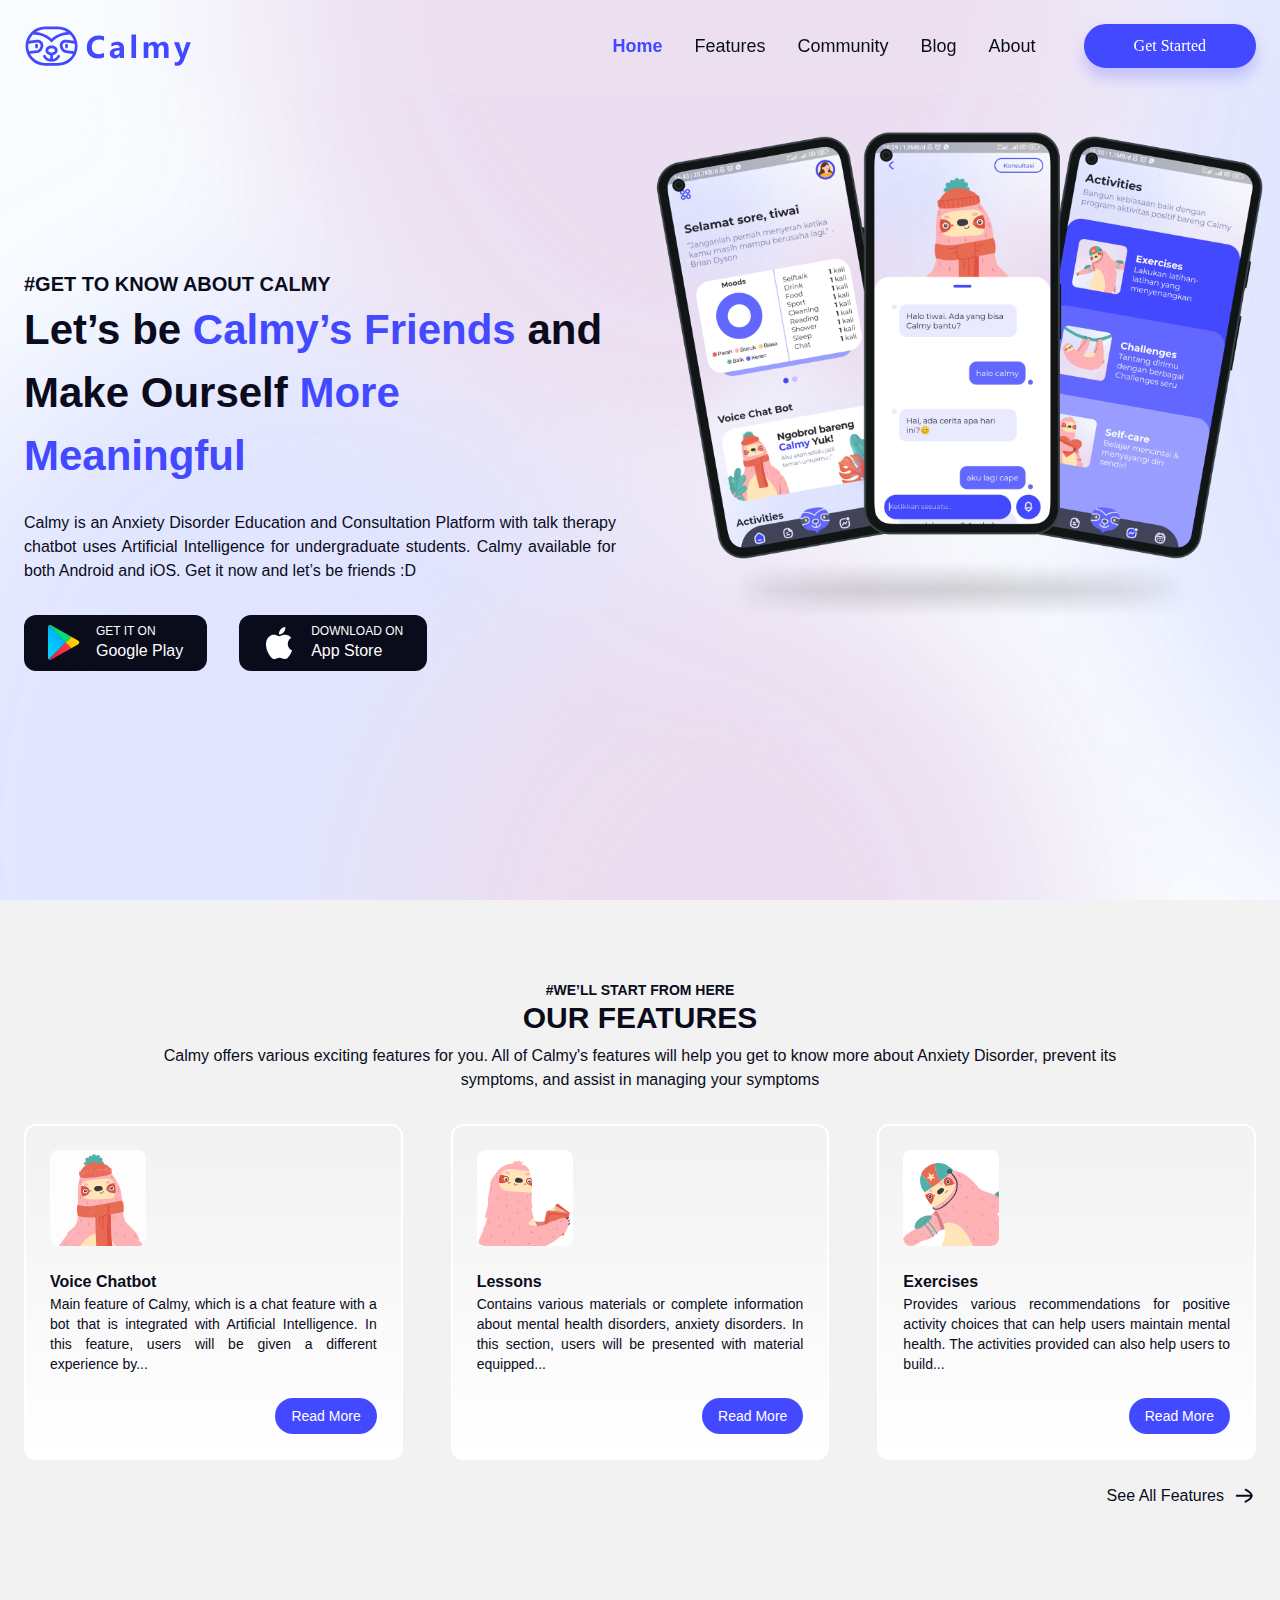
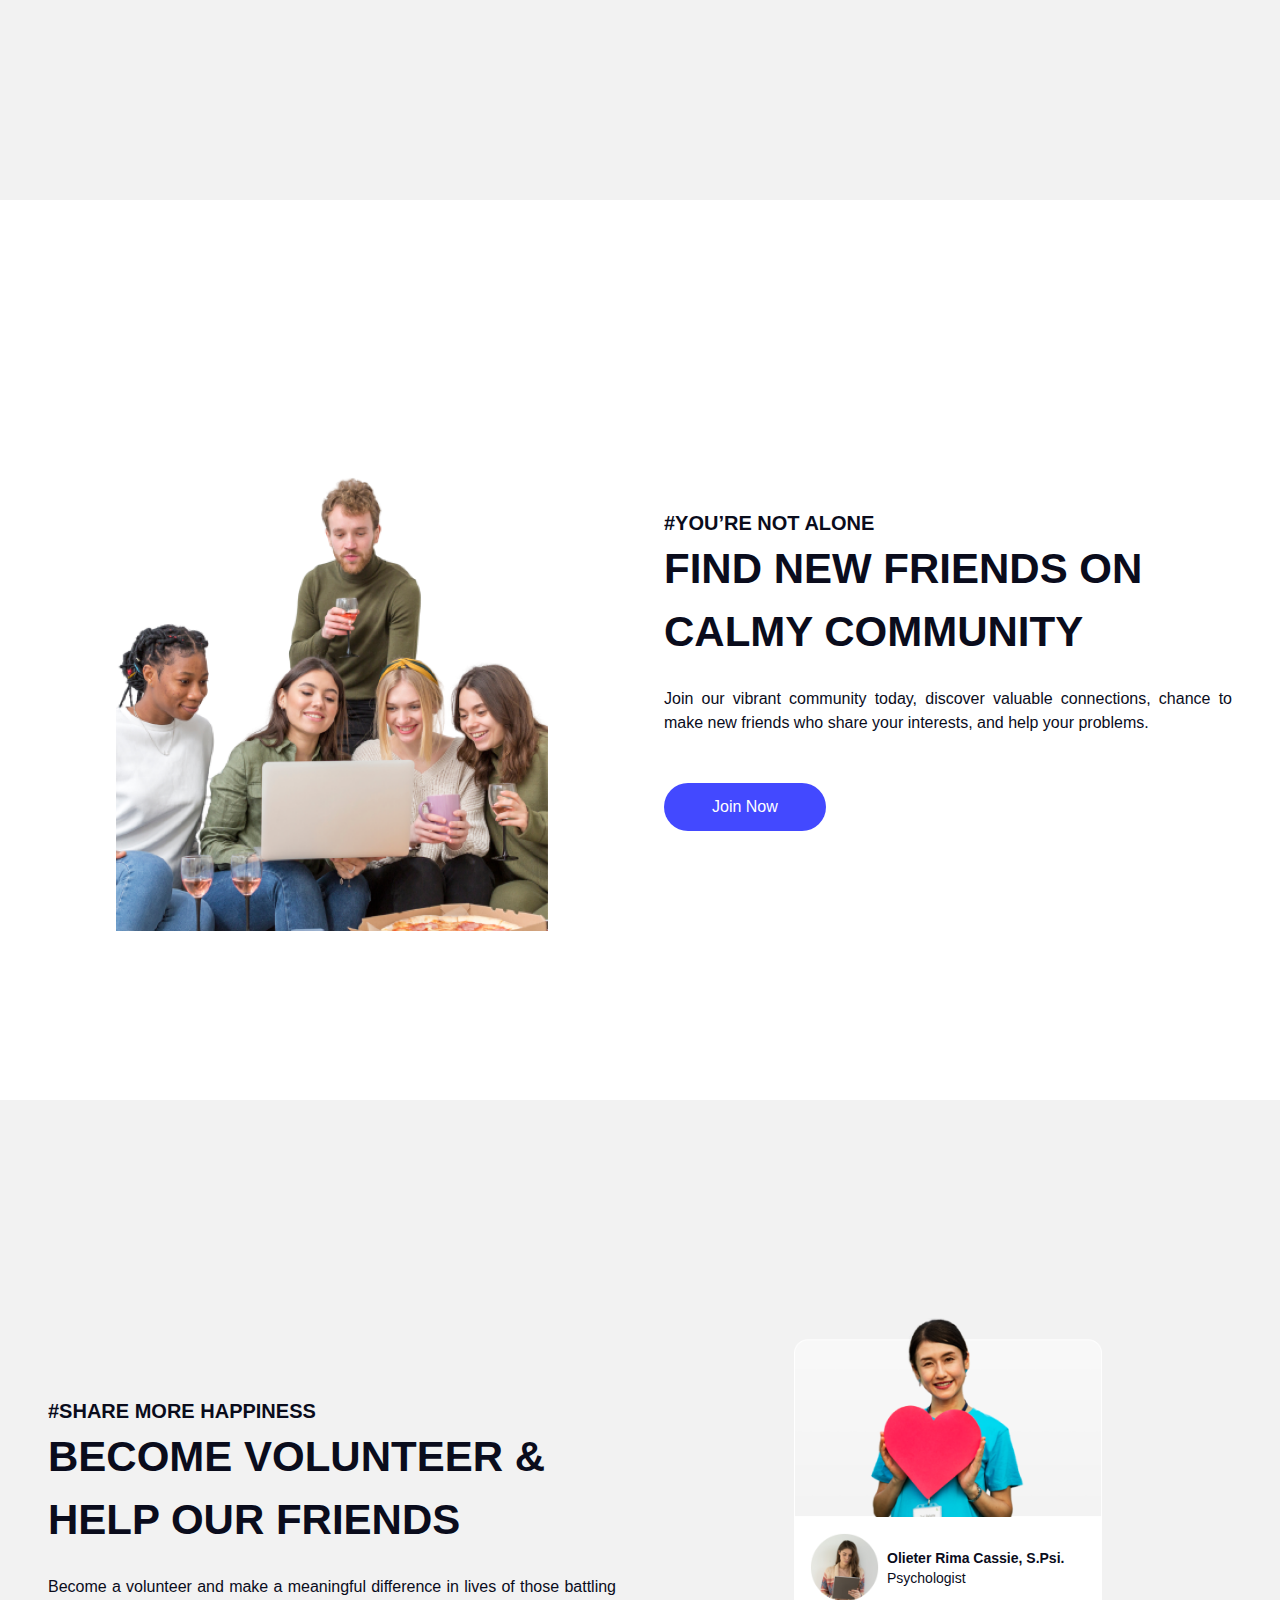
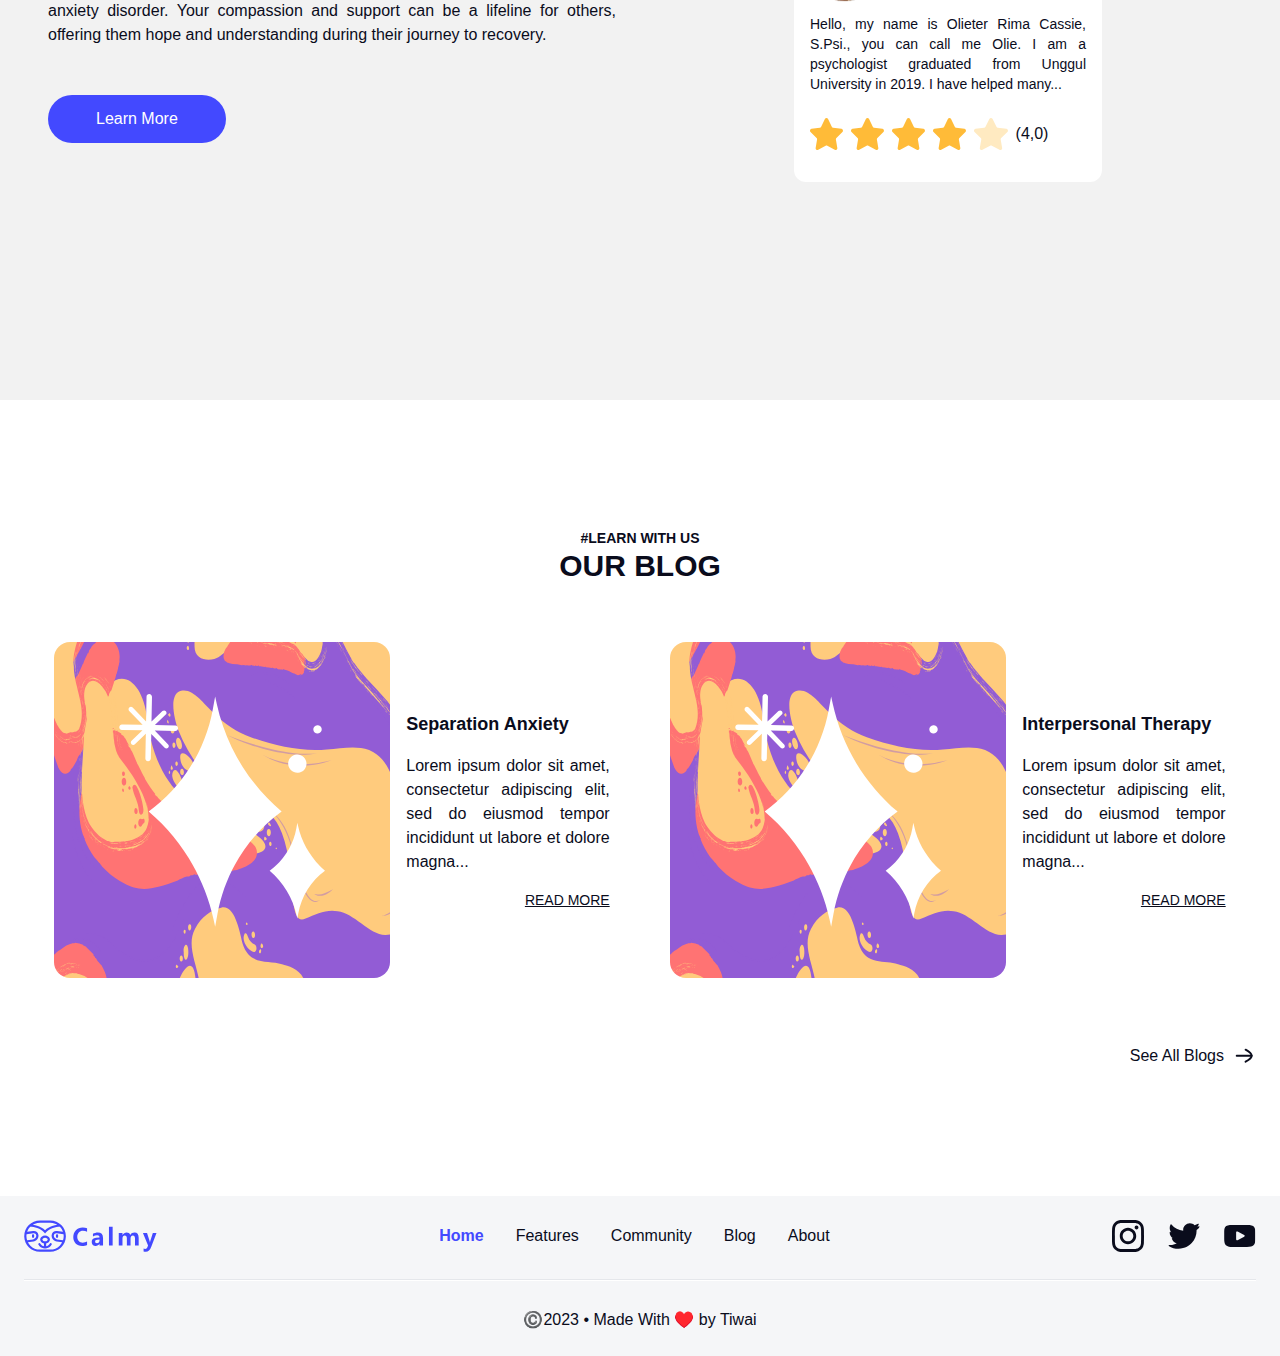
<file: index.html>
<!DOCTYPE html>
<html lang="en">
  <head>
    <meta http-equiv="refresh" content="0; url=public/index.html" />
  </head>
  <body>
    <p>
      If you are not redirected in five seconds,
      <a href="pages/public/index.html">click here</a>.
    </p>
  </body>
</html>
</file>
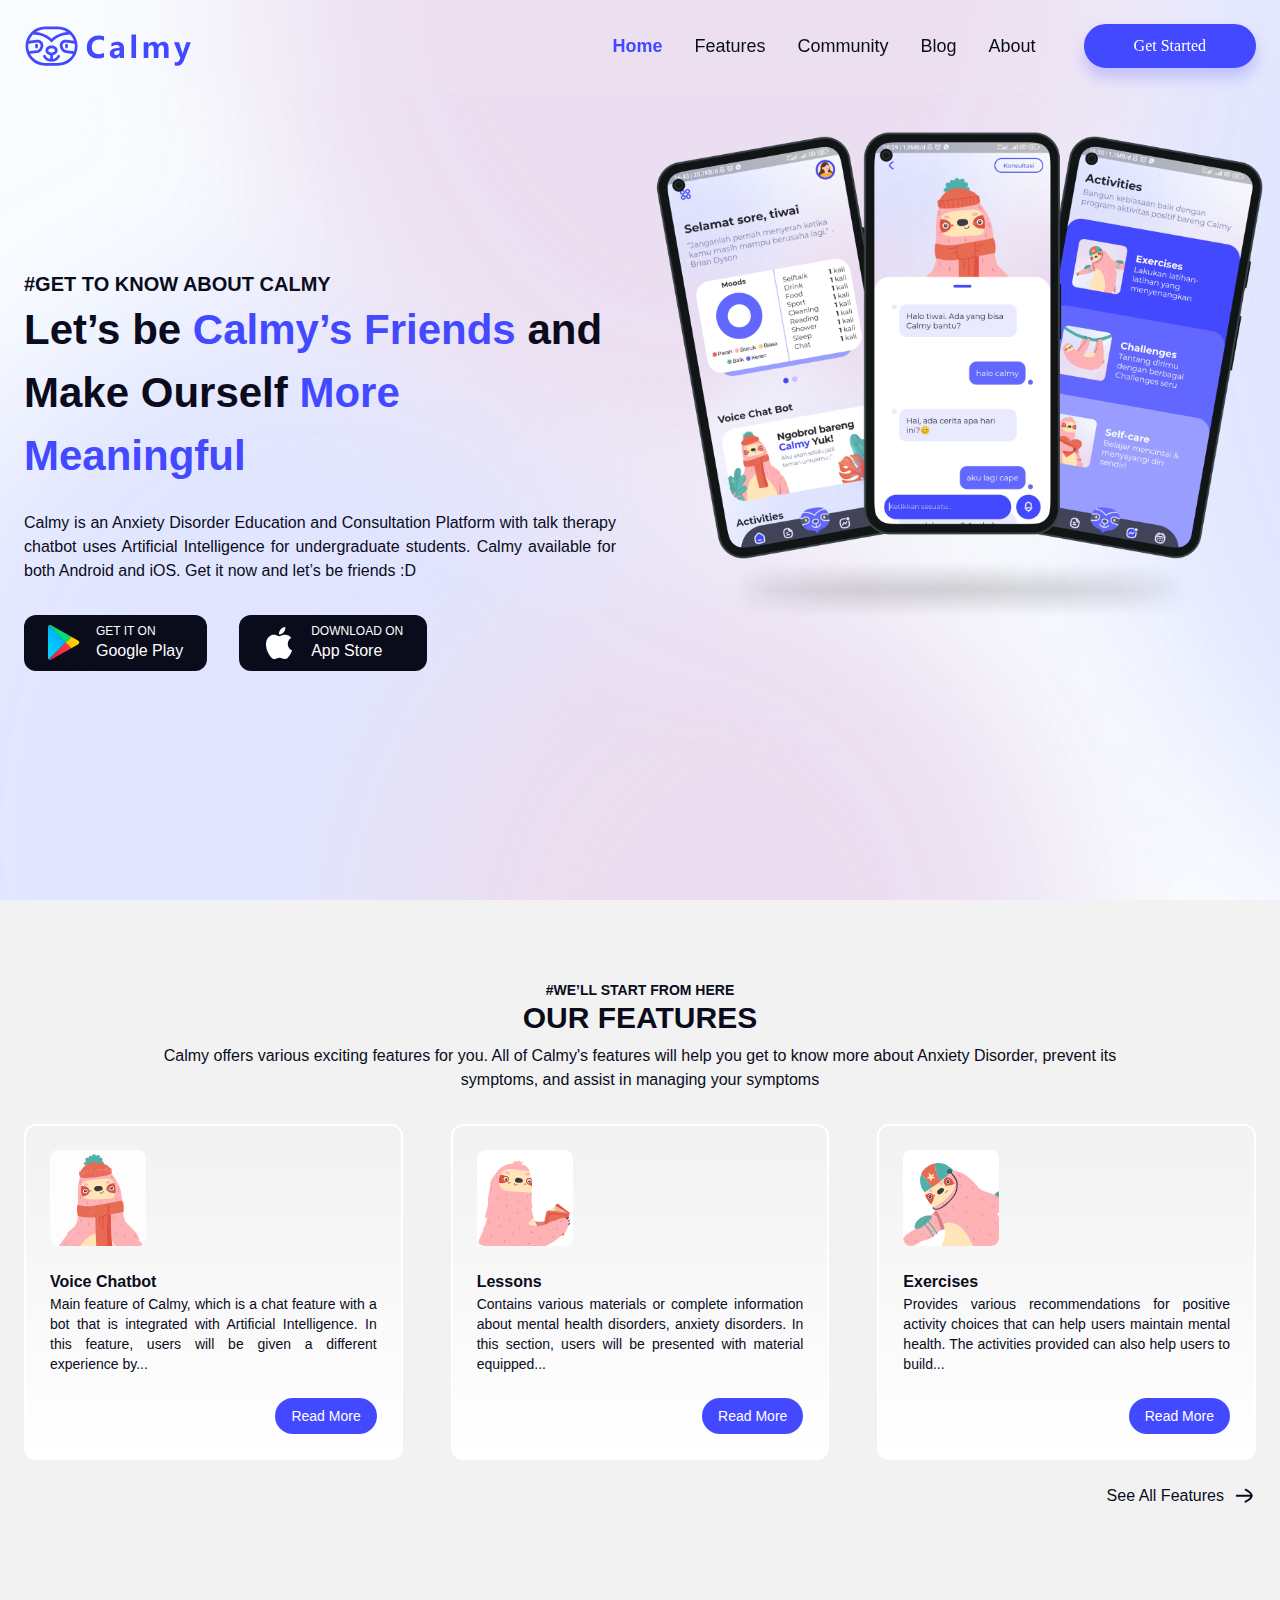
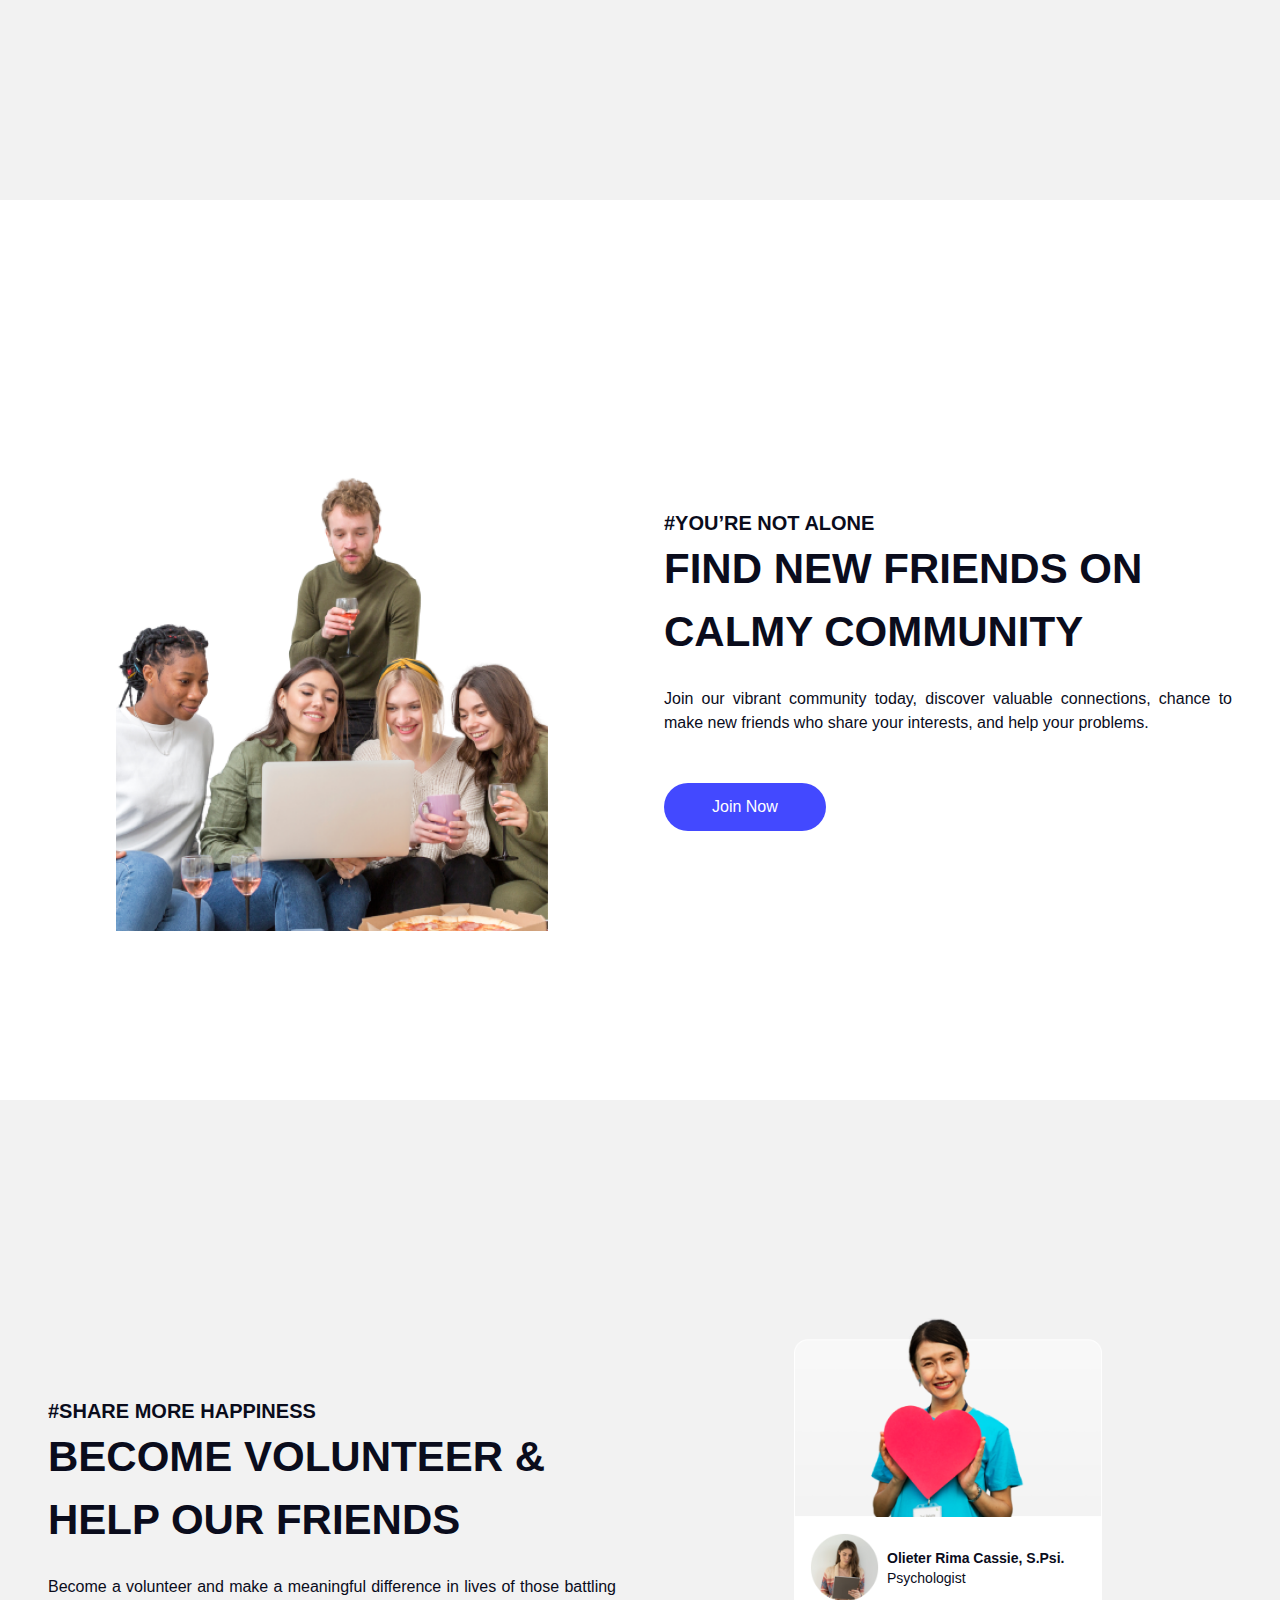
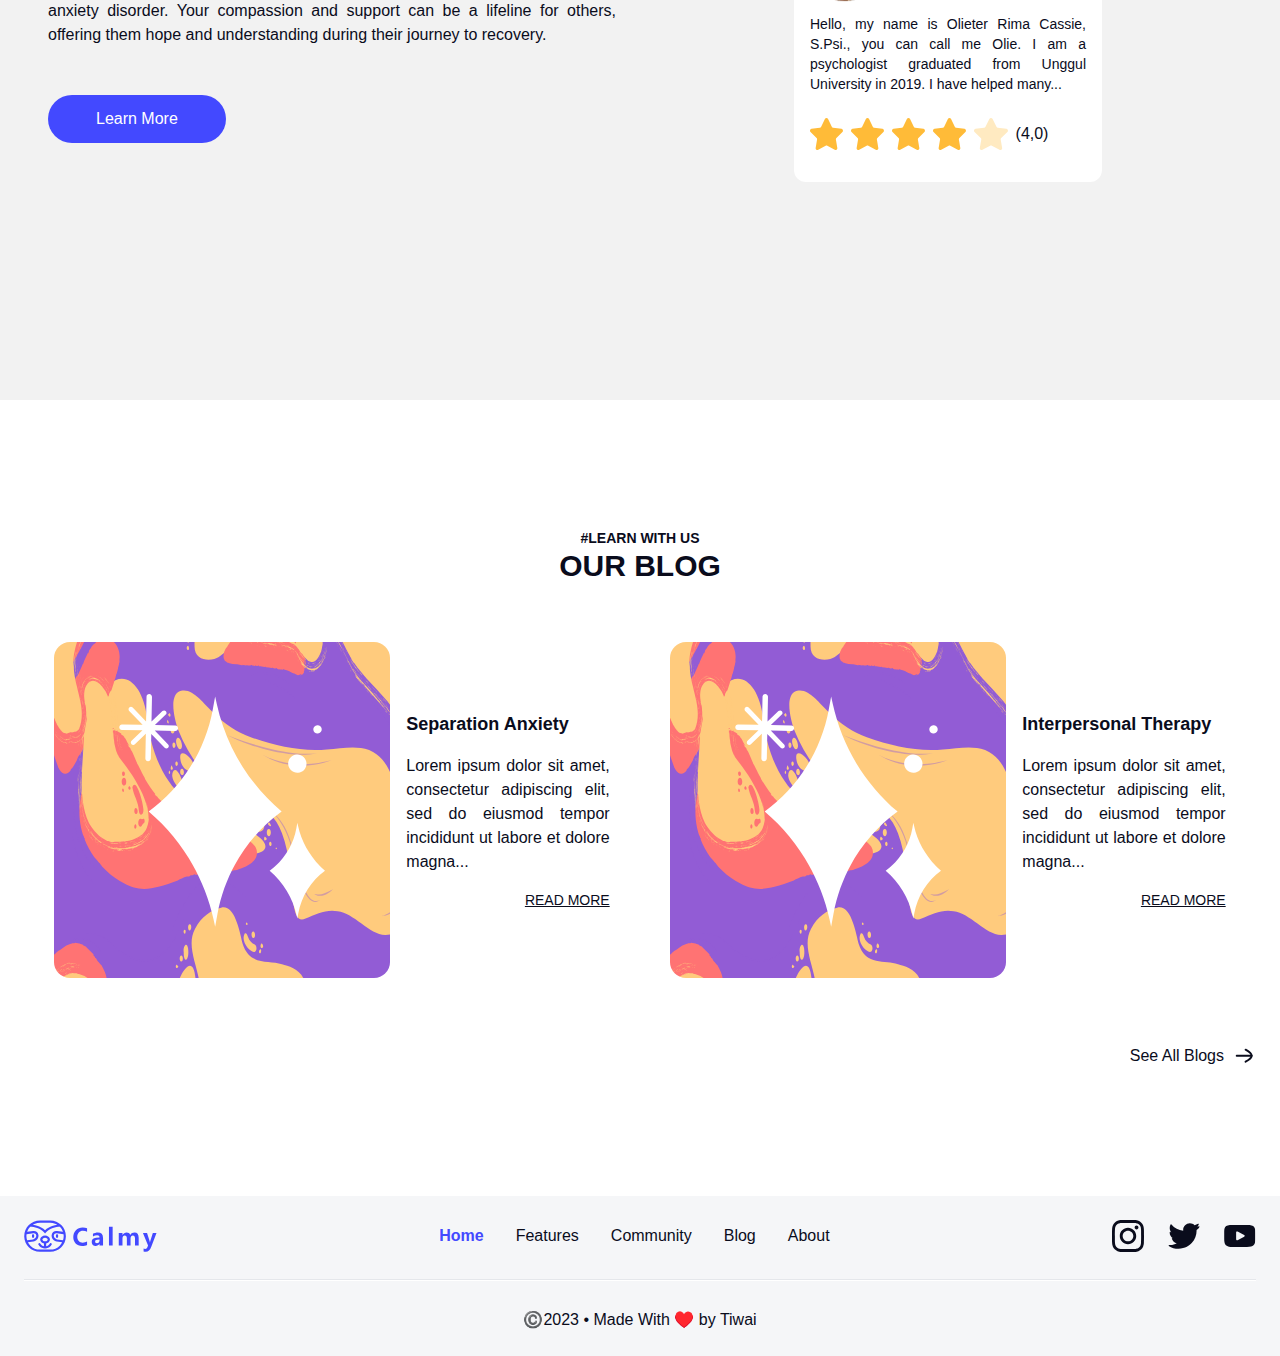
<file: public/index.html>
<!DOCTYPE html>
<html lang="en">
  <head>
    <meta charset="UTF-8" />
    <meta name="viewport" content="width=device-width, initial-scale=1.0" />
    <title>Calmy | Home</title>
    <link rel="stylesheet" href="css/build.css" />
    <link rel="icon" type="image/x-icon" href="../src/icons/favicon.svg" />
    <style>
      body {
        background-image: url("../src/images/background.svg");
        background-size: cover;
        background-attachment: fixed;
      }
    </style>
  </head>
  <body>
    <header
      class="fixed w-screen backdrop-blur-xl bg-white bg-opacity-5"
      id="navbar"
    >
      <nav class="flex flex-row justify-between px-6 py-6 items-center">
        <div class="items-center">
          <a href="/public/index.html">
            <svg
              width="168.5"
              height="40"
              viewBox="0 0 220 53"
              fill="none"
              xmlns="http://www.w3.org/2000/svg"
            >
              <path
                d="M33.0482 38.7647C31.6418 38.5022 30.3733 37.9459 29.3623 37.1834C27.7839 35.9943 26.8081 34.3063 26.8081 32.404C26.8081 30.5017 27.7839 28.8137 29.3623 27.6246C30.7948 26.5442 32.7454 25.8772 34.872 25.8772C36.9996 25.8772 38.9492 26.5452 40.3817 27.6246C41.9601 28.8137 42.9359 30.5017 42.9359 32.404C42.9359 34.3063 41.9601 35.9943 40.3817 37.1834C39.3707 37.9449 38.1022 38.5022 36.6958 38.7647V43.5079C41.0617 42.7243 42.5958 39.2838 42.6009 39.2728C43.0143 38.3563 44.0927 37.9479 45.0092 38.3603C45.9256 38.7738 46.334 39.8522 45.9206 40.7686C45.9125 40.7878 43.0013 47.3125 34.872 47.3125C26.7427 47.3125 23.8314 40.7868 23.8234 40.7686C23.4099 39.8522 23.8184 38.7738 24.7348 38.3603C25.6512 37.9469 26.7296 38.3563 27.1431 39.2728C27.1481 39.2838 28.6822 42.7243 33.0482 43.5079V38.7647ZM26.3403 0.750029H26.6653H43.0777H43.4026C50.546 0.750029 57.0396 3.67138 61.7455 8.37732C66.4515 13.0833 69.3728 19.5768 69.3728 26.7202L69.3718 26.851L69.3728 27.0462C69.3728 27.1206 69.3708 27.1951 69.3668 27.2675C69.2219 34.1956 66.3318 40.4779 61.7455 45.0631C57.0396 49.7691 50.546 52.6904 43.4026 52.6904H26.3393C19.1959 52.6904 12.7024 49.7691 7.99643 45.0631C3.39511 40.4618 0.499916 34.1514 0.374169 27.194C0.371151 27.1448 0.369141 27.0955 0.369141 27.0452L0.370145 26.85L0.369141 26.7192C0.369141 19.5758 3.29049 13.0823 7.99643 8.37631C12.7024 3.67037 19.1959 0.749023 26.3393 0.749023L26.3403 0.750029ZM10.2599 11.2795C8.00246 13.6285 6.25106 16.4663 5.18574 19.613L15.0946 18.1845C15.5181 18.1232 15.9215 18.094 16.3027 18.094C18.2463 18.094 20.0057 18.7831 21.3578 19.9641C22.7017 21.1391 23.6252 22.7919 23.9039 24.7284C23.9632 25.1439 23.9944 25.5583 23.9944 25.9657C23.9944 28.3258 23.0578 30.5973 21.5489 32.3547C20.0359 34.1172 17.9334 35.3786 15.6066 35.7136L6.43817 36.7991C7.51456 38.9076 8.91588 40.825 10.5757 42.4848C14.6228 46.5319 20.2029 49.0438 26.3403 49.0438H43.4036C49.5411 49.0438 55.1212 46.5319 59.1682 42.4848C60.7697 40.8833 62.1318 39.0404 63.1921 37.0184L54.1374 35.7136C51.8106 35.3786 49.7071 34.1161 48.1951 32.3547C46.6861 30.5973 45.7496 28.3258 45.7496 25.9657C45.7496 25.5573 45.7808 25.1429 45.8411 24.7274C46.1208 22.7909 47.0433 21.1381 48.3872 19.9631C49.7393 18.7821 51.4987 18.093 53.4422 18.093C53.8235 18.093 54.2269 18.1222 54.6504 18.1835L64.5592 19.612C63.4939 16.4653 61.7425 13.6285 59.4841 11.2785C56.0065 11.4043 51.884 11.9103 47.8209 13.2492C43.6099 14.6365 39.4743 16.9231 36.2401 20.62L34.872 22.1833L33.5049 20.62C30.2707 16.9231 26.1361 14.6365 21.9241 13.2492C17.86 11.9103 13.7385 11.4043 10.2599 11.2785V11.2795ZM4.01881 26.848C4.03189 29.1818 4.40812 31.4342 5.09319 33.5498L15.0936 32.1082C16.518 31.903 17.8258 31.1063 18.7855 29.9886C19.7492 28.866 20.3467 27.4345 20.3467 25.9647C20.3467 25.7002 20.3307 25.4587 20.2985 25.2394C20.1476 24.1912 19.6637 23.31 18.9635 22.6983C18.2704 22.0938 17.3449 21.7397 16.3017 21.7397C16.0613 21.7397 15.8289 21.7558 15.6066 21.7869L4.30551 23.4166C4.24314 23.8039 4.18982 24.1983 4.14657 24.5986C4.0681 25.3179 4.02485 26.0674 4.01881 26.847V26.848ZM64.6508 33.5498C65.3369 31.4332 65.7131 29.1808 65.7262 26.848C65.7201 26.0684 65.6769 25.3189 65.5984 24.5996C65.5552 24.1993 65.5018 23.8049 65.4395 23.4176L54.1384 21.7879C53.9161 21.7558 53.6837 21.7407 53.4432 21.7407C52.399 21.7407 51.4746 22.0938 50.7814 22.6994C50.0813 23.311 49.5974 24.1922 49.4465 25.2404C49.4143 25.4587 49.3982 25.7012 49.3982 25.9647C49.3982 27.4345 49.9968 28.866 50.9595 29.9886C51.9192 31.1063 53.227 31.903 54.6514 32.1082L64.6518 33.5498H64.6508ZM15.0272 23.6399C16.0181 23.6399 16.8279 24.4497 16.8279 25.4406V27.8942C16.8279 28.8851 16.0181 29.6949 15.0272 29.6949C14.0363 29.6949 13.2265 28.8851 13.2265 27.8942V25.4406C13.2265 24.4508 14.0363 23.6399 15.0272 23.6399ZM54.7188 23.6399C55.7097 23.6399 56.5195 24.4497 56.5195 25.4406V27.8942C56.5195 28.8851 55.7097 29.6949 54.7188 29.6949C53.7279 29.6949 52.9181 28.8851 52.9181 27.8942V25.4406C52.9181 24.4508 53.7279 23.6399 54.7188 23.6399ZM34.873 4.39769H26.6663C23.6836 4.39769 20.8346 4.98015 18.2282 6.03642C16.9274 6.56355 15.6851 7.20737 14.5161 7.95581C17.2494 8.26968 20.1707 8.83403 23.0639 9.78769C27.2528 11.1679 31.3953 13.3599 34.872 16.7782C38.3486 13.3609 42.4912 11.1679 46.6801 9.78769C49.5733 8.83403 52.4936 8.26968 55.2278 7.95581C54.0589 7.20737 52.8175 6.56355 51.5168 6.03642C48.9103 4.98015 46.0614 4.39769 43.0787 4.39769H34.872H34.873ZM31.5573 34.2761C32.3832 34.8978 33.5542 35.2831 34.873 35.2831C36.1928 35.2831 37.3628 34.8978 38.1887 34.2761C38.8687 33.7641 39.2902 33.0991 39.2902 32.404C39.2902 31.7089 38.8687 31.0439 38.1887 30.5319C37.3628 29.9102 36.1928 29.5249 34.873 29.5249C33.5532 29.5249 32.3822 29.9102 31.5573 30.5319C30.8773 31.0439 30.4568 31.7099 30.4568 32.404C30.4568 33.0991 30.8783 33.7641 31.5573 34.2761Z"
                fill="#4349FF"
              />
              <path
                d="M104.456 41.3504C102.315 42.4016 99.5193 42.9267 96.0749 42.9267C91.6375 42.9267 88.1227 41.6039 85.5152 38.9441C82.9137 36.2913 81.61 32.7553 81.61 28.3321C81.61 23.6814 83.0626 19.8799 85.9759 16.9223C88.8822 13.9648 92.6314 12.485 97.2307 12.485C100.111 12.485 102.517 12.8552 104.457 13.6076V19.6666C102.466 18.4987 100.208 17.9212 97.6915 17.9212C94.8114 17.9212 92.5147 18.8357 90.7895 20.6716C89.0703 22.5135 88.2072 24.9138 88.2072 27.8784C88.2072 30.7645 89.024 33.0933 90.6597 34.8518C92.2944 36.6092 94.5066 37.4914 97.2891 37.4914C99.9157 37.4914 102.303 36.8627 104.457 35.5912V41.3514L104.456 41.3504ZM114.205 22.6684C115.151 22.1363 116.423 21.7087 118.012 21.3778C119.602 21.0468 120.964 20.8848 122.092 20.8848C127.969 20.8848 130.908 23.8293 130.908 29.7203V42.4147H125.076V39.3535H124.999C123.565 41.7407 121.47 42.9277 118.706 42.9277C116.721 42.9277 115.125 42.3634 113.926 41.2286C112.732 40.0929 112.129 38.5497 112.129 36.5971C112.129 32.5692 114.535 30.2273 119.336 29.5724L125.109 28.7878C125.109 26.3422 123.838 25.123 121.295 25.123C118.785 25.123 116.424 25.8825 114.205 27.4005V22.6715V22.6684ZM121.139 32.8911C118.92 33.1829 117.811 34.1818 117.811 35.894C117.811 36.6786 118.084 37.3144 118.622 37.7942C119.16 38.2741 119.887 38.5145 120.795 38.5145C122.053 38.5145 123.084 38.0729 123.895 37.1846C124.706 36.3024 125.108 35.1998 125.108 33.883V32.3781L121.139 32.8901V32.8911ZM140.714 42.4137V11.304H146.831V42.4137H140.714ZM189.934 42.4137H183.811V30.4195C183.811 27.2024 182.643 25.5928 180.295 25.5928C179.205 25.5928 178.304 26.0797 177.577 27.0595C176.856 28.0323 176.493 29.2264 176.493 30.6337V42.4137H170.376V30.2706C170.376 27.151 169.215 25.5938 166.899 25.5938C165.744 25.5938 164.824 26.0606 164.136 26.9951C163.442 27.9226 163.098 29.1549 163.098 30.686V42.4137H156.961V21.3969H163.098V24.6854H163.176C163.909 23.4782 164.882 22.5447 166.102 21.8767C167.315 21.2148 168.599 20.8848 169.941 20.8848C172.893 20.8848 174.91 22.2087 176 24.8544C177.622 22.2077 179.977 20.8848 183.07 20.8848C187.644 20.8848 189.933 23.7066 189.933 29.3561V42.4137H189.934ZM219.467 21.3969L210.801 44.2948C208.788 49.6124 205.774 52.749 201.752 52.749C200.17 52.749 198.944 52.58 198.067 52.2501V47.3329C198.891 47.7997 199.8 48.033 200.786 48.033C202.459 48.033 203.638 46.7524 204.322 45.1308L205.482 42.3744L196.985 21.3959H203.789L207.895 34.5641C208.148 35.3618 208.329 36.2571 208.446 37.243H208.557C208.647 36.575 208.855 35.6928 209.185 34.6033L213.382 21.3959H219.467V21.3969Z"
                fill="#4349FF"
              />
            </svg>
          </a>
        </div>
        <div class="flex flex-row gap-12">
          <ul class="flex flex-row gap-x-8 items-center">
            <li class="text-lg text-primary font-bold">
              <a href="index.html">Home</a>
            </li>
            <li class="text-lg text-black hover:text-primary">
              <a href="features.html">Features</a>
            </li>
            <li class="text-lg text-black hover:text-primary">
              <a href="community.html">Community</a>
            </li>
            <li class="text-lg text-black hover:text-primary">
              <a href="blog.html">Blog</a>
            </li>
            <li class="text-lg text-black hover:text-primary">
              <a href="about.html">About</a>
            </li>
          </ul>
          <a
            href="signin.html"
            class="bg-primary px-12 border-2 border-primary py-2 w-fit rounded-full text-base text-white font-poppins drop-shadow-lg Light hover:bg-transparent hover:text-black"
          >
            Get Started
          </a>
        </div>
      </nav>
    </header>

    <!-- SECTION HERO START -->
    <section class="flex flex-row w-screen h-screen">
      <div class="w-1/2 h-screen flex flex-col p-6 justify-center">
        <h2 class="text-xl font-bold pt-10">#GET TO KNOW ABOUT CALMY</h2>
        <h1 class="text-[42px] font-extrabold">
          Let’s be <span class="text-primary"> Calmy’s Friends</span> and Make
          Ourself
          <span class="text-primary">More Meaningful</span>
        </h1>
        <p class="text-base pt-6 text-justify">
          Calmy is an Anxiety Disorder Education and Consultation Platform with
          talk therapy chatbot uses Artificial Intelligence for undergraduate
          students. Calmy available for both Android and iOS. Get it now and
          let’s be friends :D
        </p>
        <div class="flex flex-row gap-x-8 pt-8">
          <a href="#">
            <div
              class="flex flex-row bg-black px-6 py-2 rounded-xl gap-x-4 items-center hover:bg-grey"
            >
              <img src="../src/icons/google-play.svg" alt="Play" width="32px" />
              <div class="flex flex-col text-white">
                <p class="text-xs">GET IT ON</p>
                <p class="font-medium">Google Play</p>
              </div>
            </div>
          </a>
          <a href="#">
            <div
              class="flex flex-row bg-black px-6 py-2 rounded-xl gap-x-4 items-center hover:bg-grey"
            >
              <img src="../src/icons/apple.svg" alt="Play" width="32px" />
              <div class="flex flex-col text-white">
                <p class="text-xs">DOWNLOAD ON</p>
                <p class="font-medium">App Store</p>
              </div>
            </div>
          </a>
        </div>
      </div>
      <div class="w-1/2 h-screen p-2 items-center pt-10">
        <img src="../src/images/mockup-home.png" alt="" />
      </div>
    </section>
    <!-- SECTION HERO END -->

    <!-- SECTION FEATURES START -->
    <section class="flex flex-row w-screen h-screen bg-bgDark">
      <div class="flex flex-col items-center pt-20 pb-10">
        <div>
          <h2 class="text-sm font-bold text-center">#WE’LL START FROM HERE</h2>
          <h1 class="text-3xl font-extrabold text-center">OUR FEATURES</h1>
          <p class="text-base text-center px-40 py-2">
            Calmy offers various exciting features for you. All of Calmy's
            features will help you get to know more about Anxiety Disorder,
            prevent its symptoms, and assist in managing your symptoms
          </p>
        </div>
        <div class="flex flex-row w-screen">
          <!-- FEATURE CARD CHATBOT START -->
          <div
            class="border-2 border-white bg-gradient-to-t from-white to-transparent w-1/3 p-6 m-6 rounded-xl"
          >
            <img
              src="../src/images/feature-chatbot.svg"
              alt="Chatbot"
              width="96px"
            />
            <h3 class="text-base font-bold pt-6">Voice Chatbot</h3>
            <p class="text-sm pb-6 text-justify">
              Main feature of Calmy, which is a chat feature with a bot that is
              integrated with Artificial Intelligence. In this feature, users
              will be given a different experience by...
            </p>
            <div class="flex flex-row justify-end">
              <a
                href="#"
                class="bg-primary px-4 py-2 rounded-full text-white text-sm hover:bg-primaryDark"
                >Read More</a
              >
            </div>
          </div>
          <!-- FEATURE CARD CHATBOT END -->

          <!-- FEATURE CARD LESSONS START -->
          <div
            class="border-2 border-white bg-gradient-to-t from-white to-transparent w-1/3 p-6 m-6 rounded-xl"
          >
            <img
              src="../src/images/feature-lessons.svg"
              alt="Chatbot"
              width="96px"
            />
            <h3 class="text-base font-bold pt-6">Lessons</h3>
            <p class="text-sm pb-6 text-justify">
              Contains various materials or complete information about mental
              health disorders, anxiety disorders. In this section, users will
              be presented with material equipped...
            </p>
            <div class="flex flex-row justify-end">
              <a
                href="#"
                class="bg-primary px-4 py-2 rounded-full text-white text-sm hover:bg-primaryDark"
                >Read More</a
              >
            </div>
          </div>
          <!-- FEATURE CARD LESSONS END -->

          <!-- FEATURE CARD EXERCISES START -->
          <div
            class="border-2 border-white bg-gradient-to-t from-white to-transparent w-1/3 p-6 m-6 rounded-xl"
          >
            <img
              src="../src/images/feature-exercises.svg"
              alt="Chatbot"
              width="96px"
            />
            <h3 class="text-base font-bold pt-6">Exercises</h3>
            <p class="text-sm pb-6 text-justify">
              Provides various recommendations for positive activity choices
              that can help users maintain mental health. The activities
              provided can also help users to build...
            </p>
            <div class="flex flex-row justify-end">
              <a
                href="#"
                class="bg-primary px-4 py-2 rounded-full text-white text-sm hover:bg-primaryDark"
                >Read More</a
              >
            </div>
          </div>
          <!-- FEATURE CARD EXERCISES END -->
        </div>
        <a href="#">
          <div class="flex flex-row justify-end w-screen px-6 items-center">
            <p class="text-base pr-2">See All Features</p>
            <img src="../src/icons/arrow-right.svg" alt="" width="24px" /></div
        ></a>
      </div>
    </section>
    <!-- SECTION FEATURES END -->

    <!-- SECTION COMMUNITY START -->
    <section class="flex flex-row w-screen h-screen px-6">
      <div class="w-1/2 p-2 items-center pt-24 flex flex-row justify-center">
        <img
          src="../src/images/banner-landing-community.png"
          alt=""
          width="72%"
        />
      </div>
      <div class="w-1/2 h-screen flex flex-col p-6 justify-center">
        <h2 class="text-xl font-bold pt-10">#YOU’RE NOT ALONE</h2>
        <h1 class="text-[42px] font-extrabold">
          FIND NEW FRIENDS ON CALMY COMMUNITY
        </h1>
        <p class="text-base pt-6 text-justify">
          Join our vibrant community today, discover valuable connections,
          chance to make new friends who share your interests, and help your
          problems.
        </p>
        <a
          href="#"
          class="bg-primary px-12 py-3 rounded-full w-fit mt-12 text-white hover:bg-primaryDark"
        >
          Join Now</a
        >
      </div>
    </section>
    <!-- SECTION COMMUNITY END -->

    <!-- SECTION VOLUNTEER START -->
    <section class="flex flex-row w-screen h-screen px-6 bg-bgDark">
      <div class="w-1/2 h-screen flex flex-col p-6 justify-center">
        <h2 class="text-xl font-bold pt-10">#SHARE MORE HAPPINESS</h2>
        <h1 class="text-[42px] font-extrabold">
          BECOME VOLUNTEER & HELP OUR FRIENDS
        </h1>
        <p class="text-base pt-6 text-justify">
          Become a volunteer and make a meaningful difference in lives of those
          battling anxiety disorder. Your compassion and support can be a
          lifeline for others, offering them hope and understanding during their
          journey to recovery.
        </p>
        <a
          href="#"
          class="bg-primary px-12 py-3 rounded-full w-fit mt-12 text-white hover:bg-primaryDark"
        >
          Learn More</a
        >
      </div>
      <div class="w-1/2 flex flex-col justify-center items-center">
        <img
          src="../src/images/banner-volunteer.png"
          alt="Volunteer"
          width="50%"
        />
        <div class="w-1/2 bg-white p-4 flex flex-col rounded-b-xl">
          <div class="flex flex-row gap-x-2">
            <img
              src="../src/images/profile-volunteer.png"
              alt="Profile"
              width="25%"
            />
            <div class="flex flex-col justify-center">
              <h3 class="text-sm font-bold">Olieter Rima Cassie, S.Psi.</h3>
              <p class="text-sm">Psychologist</p>
            </div>
          </div>
          <p class="text-sm text-justify pt-3">
            Hello, my name is Olieter Rima Cassie, S.Psi., you can call me Olie.
            I am a psychologist graduated from Unggul University in 2019. I have
            helped many...
          </p>
          <div class="flex flex-row pt-6 pb-4 gap-x-2 items-center">
            <img src="../src/icons/star-active.svg" alt="Star" width="12%" />
            <img src="../src/icons/star-active.svg" alt="Star" width="12%" />
            <img src="../src/icons/star-active.svg" alt="Star" width="12%" />
            <img src="../src/icons/star-active.svg" alt="Star" width="12%" />
            <img src="../src/icons/star-inactive.svg" alt="Star" width="12%" />
            <p>(4,0)</p>
          </div>
        </div>
      </div>
    </section>
    <!-- SECTION VOLUNTEER END -->

    <!-- SECTION BLOG START -->
    <section class="flex flex-col w-screen pb-32 px-6">
      <div class="flex flex-col items-center pt-32 pb-10">
        <div class="w-screen">
          <h2 class="text-sm font-bold text-center">#LEARN WITH US</h2>
          <h1 class="text-3xl font-extrabold text-center">OUR BLOG</h1>
        </div>
      </div>
      <div class="flex flex-row justify-around">
        <div
          class="w-[48%] p-4 bg-gradient-to-tr from-transparent to-white border-2 border-white rounded-xl flex flex-row gap-x-4"
        >
          <img src="../src/images/blog-1.svg" alt="Blog" width="80%" />
          <div class="flex flex-col justify-center gap-y-4">
            <h3 class="text-lg font-bold">Separation Anxiety</h3>
            <p class="text-base text-justify">
              Lorem ipsum dolor sit amet, consectetur adipiscing elit, sed do
              eiusmod tempor incididunt ut labore et dolore magna...
            </p>
            <a href="#" class="text-sm underline text-right">READ MORE</a>
          </div>
        </div>
        <div
          class="w-[48%] p-4 bg-gradient-to-tr from-transparent to-white border-2 border-white rounded-xl flex flex-row gap-x-4"
        >
          <img src="../src/images/blog-1.svg" alt="Blog" width="80%" />
          <div class="flex flex-col justify-center gap-y-4">
            <h3 class="text-lg font-bold">Interpersonal Therapy</h3>
            <p class="text-base text-justify">
              Lorem ipsum dolor sit amet, consectetur adipiscing elit, sed do
              eiusmod tempor incididunt ut labore et dolore magna...
            </p>
            <a href="#" class="text-sm underline text-right">READ MORE</a>
          </div>
        </div>
      </div>
      <a href="#" class="flex flex-row justify-end pt-12 items-center">
        <p class="text-base pr-2">See All Blogs</p>
        <img src="../src/icons/arrow-right.svg" alt="" width="24px"
      /></a>
    </section>
    <!-- SECTION BLOG END -->

    <!-- FOOTER START -->
    <footer>
      <div
        class="flex flex-col w-screen h-40 p-6 bg-[#A0A6B81A] justify-between"
      >
        <div class="flex flex-row justify-between">
          <div class="items-center">
            <a href="/public/index.html">
              <svg
                height="32"
                viewBox="0 0 220 53"
                fill="none"
                xmlns="http://www.w3.org/2000/svg"
              >
                <path
                  d="M33.0482 38.7647C31.6418 38.5022 30.3733 37.9459 29.3623 37.1834C27.7839 35.9943 26.8081 34.3063 26.8081 32.404C26.8081 30.5017 27.7839 28.8137 29.3623 27.6246C30.7948 26.5442 32.7454 25.8772 34.872 25.8772C36.9996 25.8772 38.9492 26.5452 40.3817 27.6246C41.9601 28.8137 42.9359 30.5017 42.9359 32.404C42.9359 34.3063 41.9601 35.9943 40.3817 37.1834C39.3707 37.9449 38.1022 38.5022 36.6958 38.7647V43.5079C41.0617 42.7243 42.5958 39.2838 42.6009 39.2728C43.0143 38.3563 44.0927 37.9479 45.0092 38.3603C45.9256 38.7738 46.334 39.8522 45.9206 40.7686C45.9125 40.7878 43.0013 47.3125 34.872 47.3125C26.7427 47.3125 23.8314 40.7868 23.8234 40.7686C23.4099 39.8522 23.8184 38.7738 24.7348 38.3603C25.6512 37.9469 26.7296 38.3563 27.1431 39.2728C27.1481 39.2838 28.6822 42.7243 33.0482 43.5079V38.7647ZM26.3403 0.750029H26.6653H43.0777H43.4026C50.546 0.750029 57.0396 3.67138 61.7455 8.37732C66.4515 13.0833 69.3728 19.5768 69.3728 26.7202L69.3718 26.851L69.3728 27.0462C69.3728 27.1206 69.3708 27.1951 69.3668 27.2675C69.2219 34.1956 66.3318 40.4779 61.7455 45.0631C57.0396 49.7691 50.546 52.6904 43.4026 52.6904H26.3393C19.1959 52.6904 12.7024 49.7691 7.99643 45.0631C3.39511 40.4618 0.499916 34.1514 0.374169 27.194C0.371151 27.1448 0.369141 27.0955 0.369141 27.0452L0.370145 26.85L0.369141 26.7192C0.369141 19.5758 3.29049 13.0823 7.99643 8.37631C12.7024 3.67037 19.1959 0.749023 26.3393 0.749023L26.3403 0.750029ZM10.2599 11.2795C8.00246 13.6285 6.25106 16.4663 5.18574 19.613L15.0946 18.1845C15.5181 18.1232 15.9215 18.094 16.3027 18.094C18.2463 18.094 20.0057 18.7831 21.3578 19.9641C22.7017 21.1391 23.6252 22.7919 23.9039 24.7284C23.9632 25.1439 23.9944 25.5583 23.9944 25.9657C23.9944 28.3258 23.0578 30.5973 21.5489 32.3547C20.0359 34.1172 17.9334 35.3786 15.6066 35.7136L6.43817 36.7991C7.51456 38.9076 8.91588 40.825 10.5757 42.4848C14.6228 46.5319 20.2029 49.0438 26.3403 49.0438H43.4036C49.5411 49.0438 55.1212 46.5319 59.1682 42.4848C60.7697 40.8833 62.1318 39.0404 63.1921 37.0184L54.1374 35.7136C51.8106 35.3786 49.7071 34.1161 48.1951 32.3547C46.6861 30.5973 45.7496 28.3258 45.7496 25.9657C45.7496 25.5573 45.7808 25.1429 45.8411 24.7274C46.1208 22.7909 47.0433 21.1381 48.3872 19.9631C49.7393 18.7821 51.4987 18.093 53.4422 18.093C53.8235 18.093 54.2269 18.1222 54.6504 18.1835L64.5592 19.612C63.4939 16.4653 61.7425 13.6285 59.4841 11.2785C56.0065 11.4043 51.884 11.9103 47.8209 13.2492C43.6099 14.6365 39.4743 16.9231 36.2401 20.62L34.872 22.1833L33.5049 20.62C30.2707 16.9231 26.1361 14.6365 21.9241 13.2492C17.86 11.9103 13.7385 11.4043 10.2599 11.2785V11.2795ZM4.01881 26.848C4.03189 29.1818 4.40812 31.4342 5.09319 33.5498L15.0936 32.1082C16.518 31.903 17.8258 31.1063 18.7855 29.9886C19.7492 28.866 20.3467 27.4345 20.3467 25.9647C20.3467 25.7002 20.3307 25.4587 20.2985 25.2394C20.1476 24.1912 19.6637 23.31 18.9635 22.6983C18.2704 22.0938 17.3449 21.7397 16.3017 21.7397C16.0613 21.7397 15.8289 21.7558 15.6066 21.7869L4.30551 23.4166C4.24314 23.8039 4.18982 24.1983 4.14657 24.5986C4.0681 25.3179 4.02485 26.0674 4.01881 26.847V26.848ZM64.6508 33.5498C65.3369 31.4332 65.7131 29.1808 65.7262 26.848C65.7201 26.0684 65.6769 25.3189 65.5984 24.5996C65.5552 24.1993 65.5018 23.8049 65.4395 23.4176L54.1384 21.7879C53.9161 21.7558 53.6837 21.7407 53.4432 21.7407C52.399 21.7407 51.4746 22.0938 50.7814 22.6994C50.0813 23.311 49.5974 24.1922 49.4465 25.2404C49.4143 25.4587 49.3982 25.7012 49.3982 25.9647C49.3982 27.4345 49.9968 28.866 50.9595 29.9886C51.9192 31.1063 53.227 31.903 54.6514 32.1082L64.6518 33.5498H64.6508ZM15.0272 23.6399C16.0181 23.6399 16.8279 24.4497 16.8279 25.4406V27.8942C16.8279 28.8851 16.0181 29.6949 15.0272 29.6949C14.0363 29.6949 13.2265 28.8851 13.2265 27.8942V25.4406C13.2265 24.4508 14.0363 23.6399 15.0272 23.6399ZM54.7188 23.6399C55.7097 23.6399 56.5195 24.4497 56.5195 25.4406V27.8942C56.5195 28.8851 55.7097 29.6949 54.7188 29.6949C53.7279 29.6949 52.9181 28.8851 52.9181 27.8942V25.4406C52.9181 24.4508 53.7279 23.6399 54.7188 23.6399ZM34.873 4.39769H26.6663C23.6836 4.39769 20.8346 4.98015 18.2282 6.03642C16.9274 6.56355 15.6851 7.20737 14.5161 7.95581C17.2494 8.26968 20.1707 8.83403 23.0639 9.78769C27.2528 11.1679 31.3953 13.3599 34.872 16.7782C38.3486 13.3609 42.4912 11.1679 46.6801 9.78769C49.5733 8.83403 52.4936 8.26968 55.2278 7.95581C54.0589 7.20737 52.8175 6.56355 51.5168 6.03642C48.9103 4.98015 46.0614 4.39769 43.0787 4.39769H34.872H34.873ZM31.5573 34.2761C32.3832 34.8978 33.5542 35.2831 34.873 35.2831C36.1928 35.2831 37.3628 34.8978 38.1887 34.2761C38.8687 33.7641 39.2902 33.0991 39.2902 32.404C39.2902 31.7089 38.8687 31.0439 38.1887 30.5319C37.3628 29.9102 36.1928 29.5249 34.873 29.5249C33.5532 29.5249 32.3822 29.9102 31.5573 30.5319C30.8773 31.0439 30.4568 31.7099 30.4568 32.404C30.4568 33.0991 30.8783 33.7641 31.5573 34.2761Z"
                  fill="#4349FF"
                />
                <path
                  d="M104.456 41.3504C102.315 42.4016 99.5193 42.9267 96.0749 42.9267C91.6375 42.9267 88.1227 41.6039 85.5152 38.9441C82.9137 36.2913 81.61 32.7553 81.61 28.3321C81.61 23.6814 83.0626 19.8799 85.9759 16.9223C88.8822 13.9648 92.6314 12.485 97.2307 12.485C100.111 12.485 102.517 12.8552 104.457 13.6076V19.6666C102.466 18.4987 100.208 17.9212 97.6915 17.9212C94.8114 17.9212 92.5147 18.8357 90.7895 20.6716C89.0703 22.5135 88.2072 24.9138 88.2072 27.8784C88.2072 30.7645 89.024 33.0933 90.6597 34.8518C92.2944 36.6092 94.5066 37.4914 97.2891 37.4914C99.9157 37.4914 102.303 36.8627 104.457 35.5912V41.3514L104.456 41.3504ZM114.205 22.6684C115.151 22.1363 116.423 21.7087 118.012 21.3778C119.602 21.0468 120.964 20.8848 122.092 20.8848C127.969 20.8848 130.908 23.8293 130.908 29.7203V42.4147H125.076V39.3535H124.999C123.565 41.7407 121.47 42.9277 118.706 42.9277C116.721 42.9277 115.125 42.3634 113.926 41.2286C112.732 40.0929 112.129 38.5497 112.129 36.5971C112.129 32.5692 114.535 30.2273 119.336 29.5724L125.109 28.7878C125.109 26.3422 123.838 25.123 121.295 25.123C118.785 25.123 116.424 25.8825 114.205 27.4005V22.6715V22.6684ZM121.139 32.8911C118.92 33.1829 117.811 34.1818 117.811 35.894C117.811 36.6786 118.084 37.3144 118.622 37.7942C119.16 38.2741 119.887 38.5145 120.795 38.5145C122.053 38.5145 123.084 38.0729 123.895 37.1846C124.706 36.3024 125.108 35.1998 125.108 33.883V32.3781L121.139 32.8901V32.8911ZM140.714 42.4137V11.304H146.831V42.4137H140.714ZM189.934 42.4137H183.811V30.4195C183.811 27.2024 182.643 25.5928 180.295 25.5928C179.205 25.5928 178.304 26.0797 177.577 27.0595C176.856 28.0323 176.493 29.2264 176.493 30.6337V42.4137H170.376V30.2706C170.376 27.151 169.215 25.5938 166.899 25.5938C165.744 25.5938 164.824 26.0606 164.136 26.9951C163.442 27.9226 163.098 29.1549 163.098 30.686V42.4137H156.961V21.3969H163.098V24.6854H163.176C163.909 23.4782 164.882 22.5447 166.102 21.8767C167.315 21.2148 168.599 20.8848 169.941 20.8848C172.893 20.8848 174.91 22.2087 176 24.8544C177.622 22.2077 179.977 20.8848 183.07 20.8848C187.644 20.8848 189.933 23.7066 189.933 29.3561V42.4137H189.934ZM219.467 21.3969L210.801 44.2948C208.788 49.6124 205.774 52.749 201.752 52.749C200.17 52.749 198.944 52.58 198.067 52.2501V47.3329C198.891 47.7997 199.8 48.033 200.786 48.033C202.459 48.033 203.638 46.7524 204.322 45.1308L205.482 42.3744L196.985 21.3959H203.789L207.895 34.5641C208.148 35.3618 208.329 36.2571 208.446 37.243H208.557C208.647 36.575 208.855 35.6928 209.185 34.6033L213.382 21.3959H219.467V21.3969Z"
                  fill="#4349FF"
                />
              </svg>
            </a>
          </div>
          <ul class="flex flex-row gap-x-8 items-center">
            <li class="text-base text-primary font-bold">
              <a href="index.html">Home</a>
            </li>
            <li class="text-base text-black hover:text-primary">
              <a href="features.html">Features</a>
            </li>
            <li class="text-base text-black hover:text-primary">
              <a href="community.html">Community</a>
            </li>
            <li class="text-base text-black hover:text-primary">
              <a href="blog.html">Blog</a>
            </li>
            <li class="text-base text-black hover:text-primary">
              <a href="about.html">About</a>
            </li>
          </ul>
          <div class="flex flex-row gap-x-6">
            <a href="#">
              <svg
                width="32"
                height="32"
                viewBox="0 0 40 40"
                fill="none"
                xmlns="http://www.w3.org/2000/svg"
              >
                <path
                  d="M20.0001 0C14.5683 0 13.8872 0.023043 11.754 0.120336C9.62524 0.21745 8.17139 0.555592 6.8992 1.04991C5.58402 1.56103 4.46867 2.24493 3.35683 3.35677C2.24493 4.46861 1.56103 5.58408 1.04997 6.89926C0.555532 8.17139 0.217509 9.62524 0.120276 11.754C0.0229834 13.8872 0 14.5683 0 20.0001C0 25.4317 0.0229834 26.1128 0.120276 28.246C0.217509 30.3748 0.555532 31.8286 1.04997 33.1007C1.56109 34.4159 2.24499 35.5313 3.35683 36.6432C4.46873 37.7551 5.58402 38.439 6.8992 38.9501C8.17139 39.4444 9.62524 39.7825 11.754 39.8797C13.8872 39.977 14.5683 40 20.0001 40C25.4317 40 26.1128 39.977 28.246 39.8797C30.3748 39.7826 31.8286 39.4444 33.1007 38.9501C34.4159 38.439 35.5313 37.7551 36.6432 36.6432C37.7551 35.5313 38.439 34.4159 38.9501 33.1007C39.4444 31.8286 39.7826 30.3748 39.8797 28.246C39.977 26.1128 40 25.4317 40 20.0001C40 14.5683 39.977 13.8872 39.8797 11.754C39.7826 9.62524 39.4444 8.17139 38.9501 6.89926C38.439 5.58408 37.7551 4.46861 36.6432 3.35677C35.5313 2.24493 34.4159 1.56103 33.1007 1.04991C31.8286 0.555592 30.3748 0.21745 28.246 0.120336C26.1128 0.023043 25.4317 0 20.0001 0ZM20.0001 3.60358C25.3402 3.60358 25.9728 3.624 28.0817 3.72022C30.0317 3.80912 31.0907 4.13494 31.7954 4.40883C32.729 4.77168 33.3952 5.20503 34.095 5.9049C34.795 6.60476 35.2283 7.27104 35.5912 8.20455C35.8651 8.9093 36.1909 9.96832 36.2798 11.9183C36.376 14.0272 36.3964 14.6598 36.3964 20C36.3964 25.3402 36.376 25.9728 36.2798 28.0817C36.1909 30.0317 35.8651 31.0907 35.5912 31.7954C35.2283 32.729 34.795 33.3952 34.095 34.095C33.3952 34.795 32.729 35.2283 31.7954 35.5912C31.0907 35.8651 30.0317 36.1909 28.0817 36.2798C25.9731 36.376 25.3406 36.3964 20 36.3964C14.6594 36.3964 14.027 36.376 11.9183 36.2797C9.96826 36.1909 8.9093 35.8651 8.20461 35.5912C7.27098 35.2283 6.60476 34.795 5.90496 34.095C5.20509 33.3952 4.77168 32.729 4.40883 31.7954C4.13494 31.0907 3.80918 30.0317 3.72022 28.0817C3.624 25.9728 3.60358 25.3402 3.60358 20C3.60358 14.6598 3.624 14.0272 3.72022 11.9183C3.80918 9.96826 4.13494 8.9093 4.40883 8.20461C4.77168 7.27098 5.20509 6.60476 5.9049 5.90496C6.60476 5.20503 7.27104 4.77168 8.20455 4.40883C8.9093 4.13494 9.96832 3.80912 11.9183 3.72022C14.0272 3.624 14.6599 3.60358 20.0001 3.60358Z"
                  fill="#0A0C1C"
                />
                <path
                  d="M20.0001 26.6666C16.3181 26.6666 13.3333 23.6819 13.3333 20C13.3333 16.318 16.3181 13.3332 20.0001 13.3332C23.6819 13.3332 26.6667 16.318 26.6667 20C26.6667 23.6819 23.6819 26.6666 20.0001 26.6666ZM20.0001 9.72965C14.3279 9.72965 9.72974 14.3278 9.72974 20C9.72974 25.6721 14.3279 30.2702 20.0001 30.2702C25.6721 30.2702 30.2703 25.6721 30.2703 20C30.2703 14.3278 25.6721 9.72965 20.0001 9.72965ZM33.0761 9.32387C33.0761 10.6494 32.0015 11.7239 30.676 11.7239C29.3506 11.7239 28.2761 10.6494 28.2761 9.32387C28.2761 7.99839 29.3506 6.92383 30.676 6.92383C32.0015 6.92383 33.0761 7.99839 33.0761 9.32387Z"
                  fill="#0A0C1C"
                />
              </svg>
            </a>
            <a href="#">
              <svg
                xmlns="http://www.w3.org/2000/svg"
                width="32"
                height="32"
                viewBox="0 0 41 40"
                fill="none"
              >
                <g clip-path="url(#clip0_283_39)">
                  <path
                    d="M39.6647 7.40448C39.0364 7.68319 38.3903 7.91842 37.7302 8.10939C38.5117 7.22552 39.1076 6.18552 39.4713 5.04745C39.5529 4.79235 39.4684 4.51313 39.2587 4.34629C39.0493 4.17932 38.7583 4.15932 38.5277 4.29597C37.1258 5.12745 35.6133 5.725 34.0273 6.07442C32.4298 4.51339 30.26 3.625 28.0169 3.625C23.282 3.625 19.4299 7.477 19.4299 12.2117C19.4299 12.5846 19.4535 12.9555 19.5002 13.3211C13.6247 12.8053 8.16242 9.91739 4.41145 5.31623C4.27777 5.15223 4.07184 5.06384 3.861 5.08074C3.65003 5.09726 3.46048 5.21623 3.3539 5.39906C2.59313 6.70448 2.19094 8.19752 2.19094 9.71661C2.19094 11.7856 2.92965 13.7487 4.23455 15.2827C3.83777 15.1453 3.45274 14.9735 3.08526 14.7695C2.88797 14.6597 2.64719 14.6614 2.45119 14.7738C2.25507 14.8862 2.1321 15.0929 2.12694 15.3188C2.12603 15.3569 2.12603 15.3949 2.12603 15.4335C2.12603 18.5219 3.78823 21.3024 6.32952 22.8179C6.11119 22.7961 5.893 22.7645 5.67623 22.7231C5.45274 22.6804 5.22294 22.7587 5.07223 22.9291C4.92126 23.0995 4.87132 23.3369 4.94087 23.5536C5.88152 26.4904 8.30332 28.6505 11.2311 29.3091C8.80281 30.83 6.0259 31.6267 3.11081 31.6267C2.50255 31.6267 1.89081 31.5909 1.2921 31.5201C0.994678 31.4847 0.710291 31.6604 0.609001 31.9432C0.50771 32.2262 0.615065 32.5416 0.868098 32.7038C4.613 35.105 8.94319 36.3742 13.3903 36.3742C22.1327 36.3742 27.6018 32.2516 30.6502 28.7931C34.4515 24.4807 36.6316 18.7727 36.6316 13.1329C36.6316 12.8973 36.628 12.6593 36.6207 12.4222C38.1205 11.2922 39.4117 9.92474 40.4624 8.353C40.622 8.11429 40.6047 7.79881 40.4198 7.57906C40.2352 7.35919 39.9274 7.2881 39.6647 7.40448Z"
                    fill="#0A0C1C"
                  />
                </g>
                <defs>
                  <clipPath id="clip0_283_39">
                    <rect
                      width="40"
                      height="40"
                      fill="white"
                      transform="translate(0.571411)"
                    />
                  </clipPath>
                </defs>
              </svg>
            </a>
            <a href="#">
              <svg
                xmlns="http://www.w3.org/2000/svg"
                width="32"
                height="32"
                viewBox="0 0 41 40"
                fill="none"
              >
                <g clip-path="url(#clip0_283_42)">
                  <path
                    d="M38.5837 8.34132C37.1399 6.62493 34.474 5.9248 29.3829 5.9248H10.9023C5.69469 5.9248 2.98373 6.6701 1.54527 8.49745C0.142822 10.2791 0.142822 12.9043 0.142822 16.5376V23.4626C0.142822 30.5014 1.80682 34.0753 10.9023 34.0753H29.3831C33.798 34.0753 36.2445 33.4575 37.8272 31.9427C39.4503 30.3895 40.1428 27.8533 40.1428 23.4626V16.5376C40.1428 12.706 40.0343 10.0653 38.5837 8.34132ZM25.823 20.9562L17.431 25.3421C17.2433 25.4402 17.0382 25.4888 16.8333 25.4888C16.6013 25.4888 16.3698 25.4264 16.1648 25.3022C15.7787 25.0683 15.543 24.6498 15.543 24.1985V15.4547C15.543 15.0042 15.778 14.5861 16.1633 14.352C16.5488 14.118 17.0281 14.102 17.428 14.3097L25.82 18.6674C26.247 18.8891 26.5151 19.3298 26.5157 19.8107C26.5162 20.292 26.2493 20.7334 25.823 20.9562Z"
                    fill="#0A0C1C"
                  />
                </g>
                <defs>
                  <clipPath id="clip0_283_42">
                    <rect
                      width="40"
                      height="40"
                      fill="white"
                      transform="translate(0.142822)"
                    />
                  </clipPath>
                </defs>
              </svg>
            </a>
          </div>
        </div>
        <hr class="bg-white h-[2px]" />
        <p class="text-center">©️2023 • Made With ♥️ by Tiwai</p>
      </div>
    </footer>
    <!-- FOOTER END -->

    <script>
      var lastScrollTop;
      navbar = document.getElementById("navbar");
      window.addEventListener("scroll", function () {
        var scrollTop =
          window.pageYOffset || document.documentElement.scrollTop;
        if (scrollTop > lastScrollTop) {
          navbar.style.top = "-100px";
        } else {
          navbar.style.top = "0";
        }
        lastScrollTop = scrollTop;
      });
    </script>
  </body>
</html>
</file>
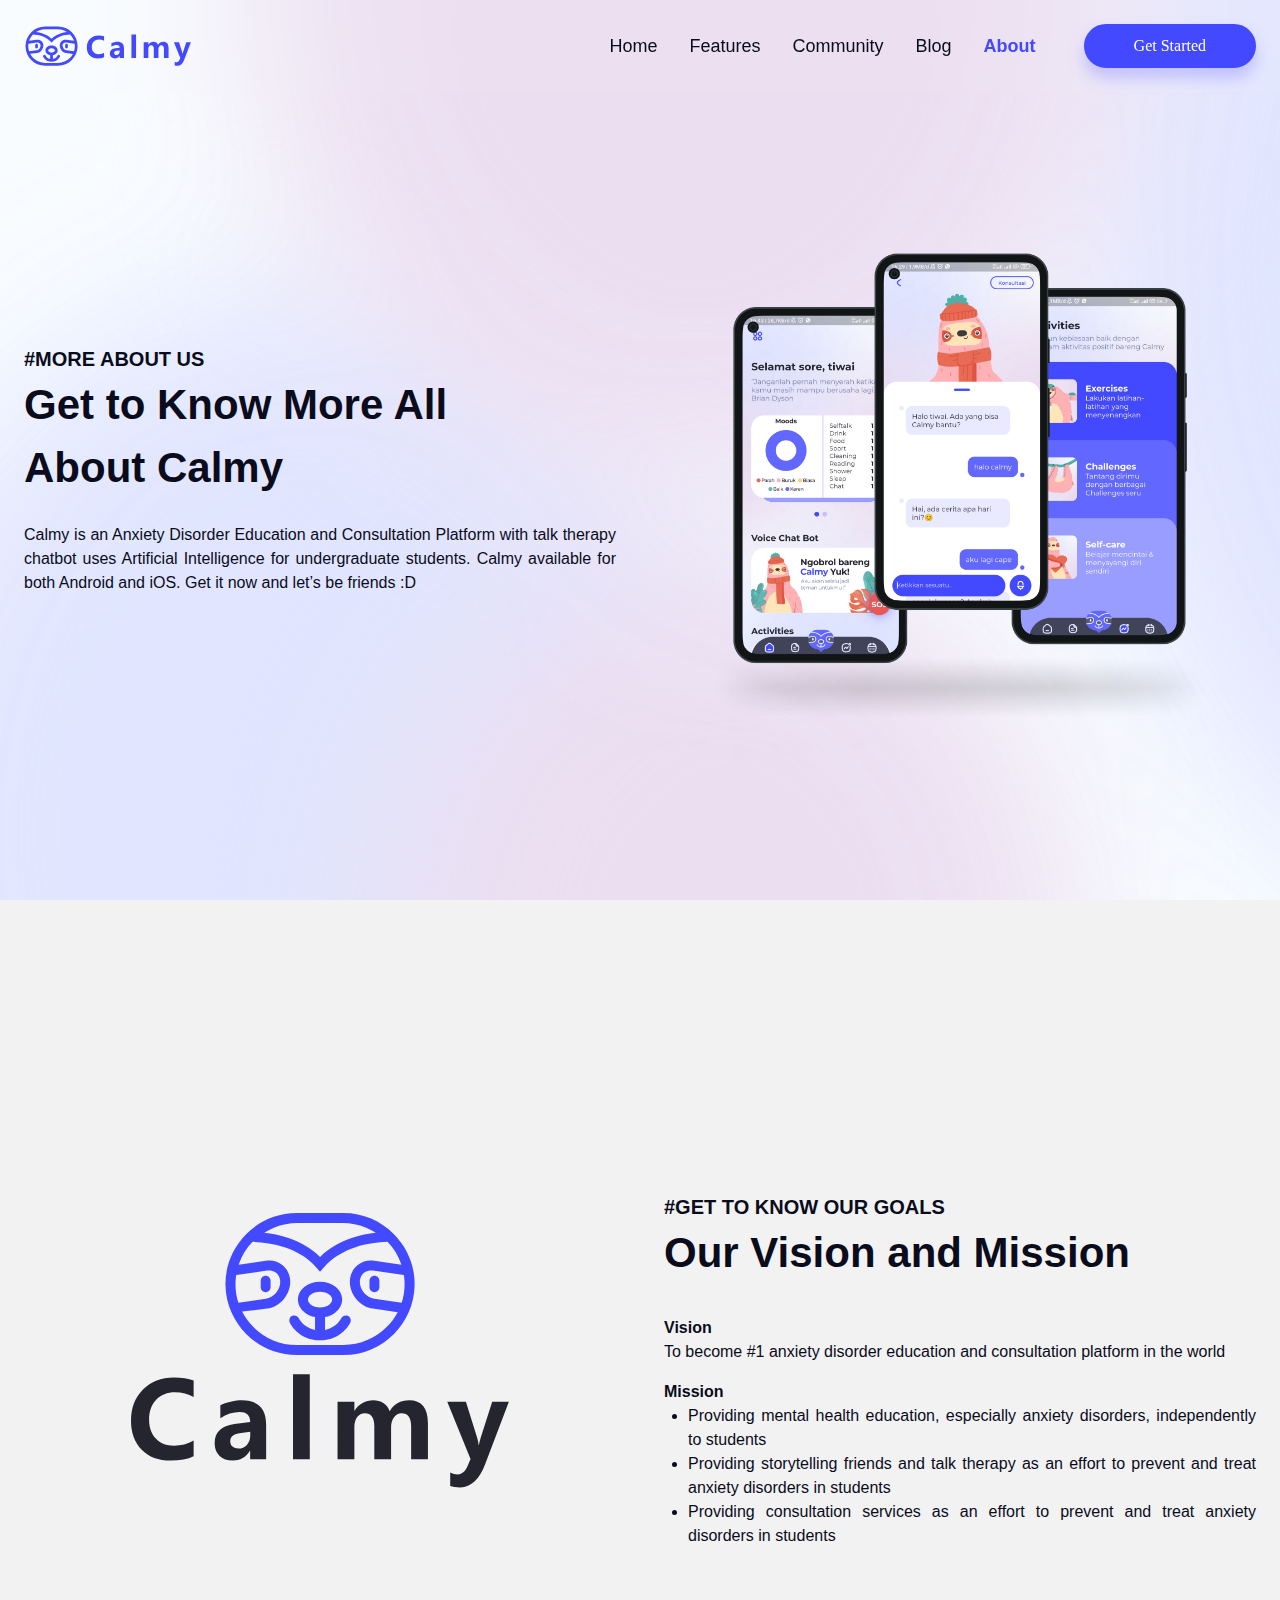
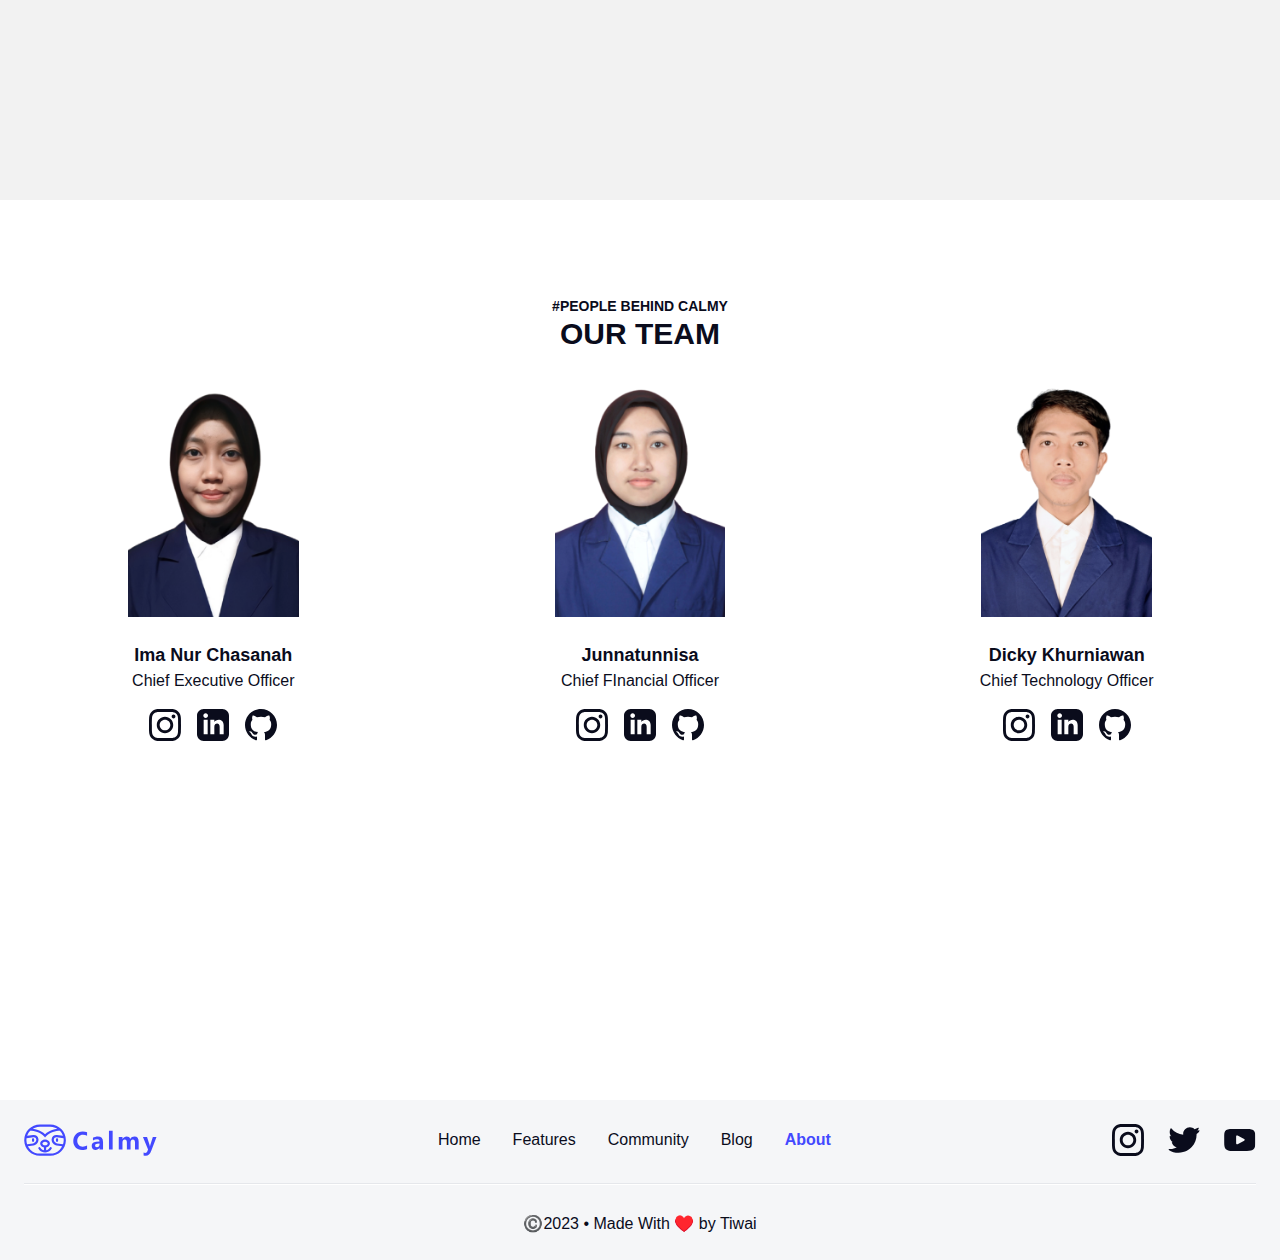
<file: public/about.html>
<!DOCTYPE html>
<html lang="en">
  <head>
    <meta charset="UTF-8" />
    <meta name="viewport" content="width=device-width, initial-scale=1.0" />
    <title>Calmy | About</title>
    <link rel="stylesheet" href="css/build.css" />
    <link rel="icon" type="image/x-icon" href="../src/icons/favicon.svg" />
    <style>
      body {
        background-image: url("../src/images/background.svg");
        background-size: cover;
        background-attachment: fixed;
      }
    </style>
  </head>
  <body>
    <!-- HEADER START -->
    <header
      class="fixed w-screen backdrop-blur-xl bg-white bg-opacity-5"
      id="navbar"
    >
      <nav class="flex flex-row justify-between px-6 py-6 items-center">
        <div class="items-center">
          <a href="/public/index.html">
            <svg
              width="168.5"
              height="40"
              viewBox="0 0 220 53"
              fill="none"
              xmlns="http://www.w3.org/2000/svg"
            >
              <path
                d="M33.0482 38.7647C31.6418 38.5022 30.3733 37.9459 29.3623 37.1834C27.7839 35.9943 26.8081 34.3063 26.8081 32.404C26.8081 30.5017 27.7839 28.8137 29.3623 27.6246C30.7948 26.5442 32.7454 25.8772 34.872 25.8772C36.9996 25.8772 38.9492 26.5452 40.3817 27.6246C41.9601 28.8137 42.9359 30.5017 42.9359 32.404C42.9359 34.3063 41.9601 35.9943 40.3817 37.1834C39.3707 37.9449 38.1022 38.5022 36.6958 38.7647V43.5079C41.0617 42.7243 42.5958 39.2838 42.6009 39.2728C43.0143 38.3563 44.0927 37.9479 45.0092 38.3603C45.9256 38.7738 46.334 39.8522 45.9206 40.7686C45.9125 40.7878 43.0013 47.3125 34.872 47.3125C26.7427 47.3125 23.8314 40.7868 23.8234 40.7686C23.4099 39.8522 23.8184 38.7738 24.7348 38.3603C25.6512 37.9469 26.7296 38.3563 27.1431 39.2728C27.1481 39.2838 28.6822 42.7243 33.0482 43.5079V38.7647ZM26.3403 0.750029H26.6653H43.0777H43.4026C50.546 0.750029 57.0396 3.67138 61.7455 8.37732C66.4515 13.0833 69.3728 19.5768 69.3728 26.7202L69.3718 26.851L69.3728 27.0462C69.3728 27.1206 69.3708 27.1951 69.3668 27.2675C69.2219 34.1956 66.3318 40.4779 61.7455 45.0631C57.0396 49.7691 50.546 52.6904 43.4026 52.6904H26.3393C19.1959 52.6904 12.7024 49.7691 7.99643 45.0631C3.39511 40.4618 0.499916 34.1514 0.374169 27.194C0.371151 27.1448 0.369141 27.0955 0.369141 27.0452L0.370145 26.85L0.369141 26.7192C0.369141 19.5758 3.29049 13.0823 7.99643 8.37631C12.7024 3.67037 19.1959 0.749023 26.3393 0.749023L26.3403 0.750029ZM10.2599 11.2795C8.00246 13.6285 6.25106 16.4663 5.18574 19.613L15.0946 18.1845C15.5181 18.1232 15.9215 18.094 16.3027 18.094C18.2463 18.094 20.0057 18.7831 21.3578 19.9641C22.7017 21.1391 23.6252 22.7919 23.9039 24.7284C23.9632 25.1439 23.9944 25.5583 23.9944 25.9657C23.9944 28.3258 23.0578 30.5973 21.5489 32.3547C20.0359 34.1172 17.9334 35.3786 15.6066 35.7136L6.43817 36.7991C7.51456 38.9076 8.91588 40.825 10.5757 42.4848C14.6228 46.5319 20.2029 49.0438 26.3403 49.0438H43.4036C49.5411 49.0438 55.1212 46.5319 59.1682 42.4848C60.7697 40.8833 62.1318 39.0404 63.1921 37.0184L54.1374 35.7136C51.8106 35.3786 49.7071 34.1161 48.1951 32.3547C46.6861 30.5973 45.7496 28.3258 45.7496 25.9657C45.7496 25.5573 45.7808 25.1429 45.8411 24.7274C46.1208 22.7909 47.0433 21.1381 48.3872 19.9631C49.7393 18.7821 51.4987 18.093 53.4422 18.093C53.8235 18.093 54.2269 18.1222 54.6504 18.1835L64.5592 19.612C63.4939 16.4653 61.7425 13.6285 59.4841 11.2785C56.0065 11.4043 51.884 11.9103 47.8209 13.2492C43.6099 14.6365 39.4743 16.9231 36.2401 20.62L34.872 22.1833L33.5049 20.62C30.2707 16.9231 26.1361 14.6365 21.9241 13.2492C17.86 11.9103 13.7385 11.4043 10.2599 11.2785V11.2795ZM4.01881 26.848C4.03189 29.1818 4.40812 31.4342 5.09319 33.5498L15.0936 32.1082C16.518 31.903 17.8258 31.1063 18.7855 29.9886C19.7492 28.866 20.3467 27.4345 20.3467 25.9647C20.3467 25.7002 20.3307 25.4587 20.2985 25.2394C20.1476 24.1912 19.6637 23.31 18.9635 22.6983C18.2704 22.0938 17.3449 21.7397 16.3017 21.7397C16.0613 21.7397 15.8289 21.7558 15.6066 21.7869L4.30551 23.4166C4.24314 23.8039 4.18982 24.1983 4.14657 24.5986C4.0681 25.3179 4.02485 26.0674 4.01881 26.847V26.848ZM64.6508 33.5498C65.3369 31.4332 65.7131 29.1808 65.7262 26.848C65.7201 26.0684 65.6769 25.3189 65.5984 24.5996C65.5552 24.1993 65.5018 23.8049 65.4395 23.4176L54.1384 21.7879C53.9161 21.7558 53.6837 21.7407 53.4432 21.7407C52.399 21.7407 51.4746 22.0938 50.7814 22.6994C50.0813 23.311 49.5974 24.1922 49.4465 25.2404C49.4143 25.4587 49.3982 25.7012 49.3982 25.9647C49.3982 27.4345 49.9968 28.866 50.9595 29.9886C51.9192 31.1063 53.227 31.903 54.6514 32.1082L64.6518 33.5498H64.6508ZM15.0272 23.6399C16.0181 23.6399 16.8279 24.4497 16.8279 25.4406V27.8942C16.8279 28.8851 16.0181 29.6949 15.0272 29.6949C14.0363 29.6949 13.2265 28.8851 13.2265 27.8942V25.4406C13.2265 24.4508 14.0363 23.6399 15.0272 23.6399ZM54.7188 23.6399C55.7097 23.6399 56.5195 24.4497 56.5195 25.4406V27.8942C56.5195 28.8851 55.7097 29.6949 54.7188 29.6949C53.7279 29.6949 52.9181 28.8851 52.9181 27.8942V25.4406C52.9181 24.4508 53.7279 23.6399 54.7188 23.6399ZM34.873 4.39769H26.6663C23.6836 4.39769 20.8346 4.98015 18.2282 6.03642C16.9274 6.56355 15.6851 7.20737 14.5161 7.95581C17.2494 8.26968 20.1707 8.83403 23.0639 9.78769C27.2528 11.1679 31.3953 13.3599 34.872 16.7782C38.3486 13.3609 42.4912 11.1679 46.6801 9.78769C49.5733 8.83403 52.4936 8.26968 55.2278 7.95581C54.0589 7.20737 52.8175 6.56355 51.5168 6.03642C48.9103 4.98015 46.0614 4.39769 43.0787 4.39769H34.872H34.873ZM31.5573 34.2761C32.3832 34.8978 33.5542 35.2831 34.873 35.2831C36.1928 35.2831 37.3628 34.8978 38.1887 34.2761C38.8687 33.7641 39.2902 33.0991 39.2902 32.404C39.2902 31.7089 38.8687 31.0439 38.1887 30.5319C37.3628 29.9102 36.1928 29.5249 34.873 29.5249C33.5532 29.5249 32.3822 29.9102 31.5573 30.5319C30.8773 31.0439 30.4568 31.7099 30.4568 32.404C30.4568 33.0991 30.8783 33.7641 31.5573 34.2761Z"
                fill="#4349FF"
              />
              <path
                d="M104.456 41.3504C102.315 42.4016 99.5193 42.9267 96.0749 42.9267C91.6375 42.9267 88.1227 41.6039 85.5152 38.9441C82.9137 36.2913 81.61 32.7553 81.61 28.3321C81.61 23.6814 83.0626 19.8799 85.9759 16.9223C88.8822 13.9648 92.6314 12.485 97.2307 12.485C100.111 12.485 102.517 12.8552 104.457 13.6076V19.6666C102.466 18.4987 100.208 17.9212 97.6915 17.9212C94.8114 17.9212 92.5147 18.8357 90.7895 20.6716C89.0703 22.5135 88.2072 24.9138 88.2072 27.8784C88.2072 30.7645 89.024 33.0933 90.6597 34.8518C92.2944 36.6092 94.5066 37.4914 97.2891 37.4914C99.9157 37.4914 102.303 36.8627 104.457 35.5912V41.3514L104.456 41.3504ZM114.205 22.6684C115.151 22.1363 116.423 21.7087 118.012 21.3778C119.602 21.0468 120.964 20.8848 122.092 20.8848C127.969 20.8848 130.908 23.8293 130.908 29.7203V42.4147H125.076V39.3535H124.999C123.565 41.7407 121.47 42.9277 118.706 42.9277C116.721 42.9277 115.125 42.3634 113.926 41.2286C112.732 40.0929 112.129 38.5497 112.129 36.5971C112.129 32.5692 114.535 30.2273 119.336 29.5724L125.109 28.7878C125.109 26.3422 123.838 25.123 121.295 25.123C118.785 25.123 116.424 25.8825 114.205 27.4005V22.6715V22.6684ZM121.139 32.8911C118.92 33.1829 117.811 34.1818 117.811 35.894C117.811 36.6786 118.084 37.3144 118.622 37.7942C119.16 38.2741 119.887 38.5145 120.795 38.5145C122.053 38.5145 123.084 38.0729 123.895 37.1846C124.706 36.3024 125.108 35.1998 125.108 33.883V32.3781L121.139 32.8901V32.8911ZM140.714 42.4137V11.304H146.831V42.4137H140.714ZM189.934 42.4137H183.811V30.4195C183.811 27.2024 182.643 25.5928 180.295 25.5928C179.205 25.5928 178.304 26.0797 177.577 27.0595C176.856 28.0323 176.493 29.2264 176.493 30.6337V42.4137H170.376V30.2706C170.376 27.151 169.215 25.5938 166.899 25.5938C165.744 25.5938 164.824 26.0606 164.136 26.9951C163.442 27.9226 163.098 29.1549 163.098 30.686V42.4137H156.961V21.3969H163.098V24.6854H163.176C163.909 23.4782 164.882 22.5447 166.102 21.8767C167.315 21.2148 168.599 20.8848 169.941 20.8848C172.893 20.8848 174.91 22.2087 176 24.8544C177.622 22.2077 179.977 20.8848 183.07 20.8848C187.644 20.8848 189.933 23.7066 189.933 29.3561V42.4137H189.934ZM219.467 21.3969L210.801 44.2948C208.788 49.6124 205.774 52.749 201.752 52.749C200.17 52.749 198.944 52.58 198.067 52.2501V47.3329C198.891 47.7997 199.8 48.033 200.786 48.033C202.459 48.033 203.638 46.7524 204.322 45.1308L205.482 42.3744L196.985 21.3959H203.789L207.895 34.5641C208.148 35.3618 208.329 36.2571 208.446 37.243H208.557C208.647 36.575 208.855 35.6928 209.185 34.6033L213.382 21.3959H219.467V21.3969Z"
                fill="#4349FF"
              />
            </svg>
          </a>
        </div>
        <div class="flex flex-row gap-12">
          <ul class="flex flex-row gap-x-8 items-center">
            <li class="text-lg text-black hover:text-primary">
              <a href="index.html">Home</a>
            </li>
            <li class="text-lg text-black hover:text-primary">
              <a href="features.html">Features</a>
            </li>
            <li class="text-lg text-black hover:text-primary">
              <a href="community.html">Community</a>
            </li>
            <li class="text-lg text-black hover:text-primary">
              <a href="blog.html">Blog</a>
            </li>
            <li class="text-lg text-primary font-bold">
              <a href="about.html">About</a>
            </li>
          </ul>
          <a
            href="signin.html"
            class="bg-primary px-12 border-2 border-primary py-2 w-fit rounded-full text-base text-white font-poppins drop-shadow-lg Light hover:bg-transparent hover:text-black"
          >
            Get Started
          </a>
        </div>
      </nav>
    </header>
    <!-- HEADER END -->

    <!-- SECTION HERO START -->
    <section class="flex flex-row w-screen h-screen">
      <div class="w-1/2 h-screen flex flex-col p-6 justify-center">
        <h2 class="text-xl font-bold pt-10">#MORE ABOUT US</h2>
        <h1 class="text-[42px] font-extrabold">
          Get to Know More All <br />About Calmy
        </h1>
        <p class="text-base pt-6 text-justify">
          Calmy is an Anxiety Disorder Education and Consultation Platform with
          talk therapy chatbot uses Artificial Intelligence for undergraduate
          students. Calmy available for both Android and iOS. Get it now and
          let’s be friends :D
        </p>
      </div>
      <div class="w-1/2 p-2 pt-24 items-center flex flex-row justify-center">
        <img src="../src/images/banner-about.png" alt="" width="80%" />
      </div>
    </section>
    <!-- SECTION HERO END -->

    <!-- SECTION VISION START -->
    <section class="flex flex-row w-screen h-screen bg-bgDark">
      <div class="w-1/2 p-2 items-center flex flex-row justify-center">
        <img src="../src/images/logo-calmy.svg" alt="" width="72%" />
      </div>
      <div class="w-1/2 h-screen flex flex-col p-6 justify-center">
        <h2 class="text-xl font-bold pt-10">#GET TO KNOW OUR GOALS</h2>
        <h1 class="text-[42px] font-extrabold">Our Vision and Mission</h1>
        <h3 class="text-base font-bold pt-8">Vision</h3>
        <p class="text-base text-justify">
          To become #1 anxiety disorder education and consultation platform in
          the world
        </p>
        <h3 class="text-base font-bold pt-4">Mission</h3>
        <ul class="list-disc pl-6">
          <li class="text-base text-justify">
            Providing mental health education, especially anxiety disorders,
            independently to students
          </li>
          <li class="text-base text-justify">
            Providing storytelling friends and talk therapy as an effort to
            prevent and treat anxiety disorders in students
          </li>
          <li class="text-base text-justify">
            Providing consultation services as an effort to prevent and treat
            anxiety disorders in students
          </li>
        </ul>
      </div>
    </section>
    <!-- SECTION VISION END -->

    <!-- SECTION TEAM START -->
    <section class="flex flex-row w-screen h-screen">
      <div class="w-screen flex flex-col items-center pt-16 pb-10">
        <div class="pt-8">
          <h2 class="text-sm font-bold text-center">#PEOPLE BEHIND CALMY</h2>
          <h1 class="text-3xl font-extrabold text-center">OUR TEAM</h1>
        </div>
        <div class="flex flex-row justify-around pt-8">
          <div class="flex flex-col items-center">
            <img src="../src/images/team-ima.png" alt="" width="40%" />
            <h3 class="text-lg font-bold pt-6">Ima Nur Chasanah</h3>
            <p class="text-base">Chief Executive Officer</p>
            <div class="flex flex-row pt-4 gap-x-4">
              <a href="#">
                <img src="../src/icons/instagram.svg" alt="" width="100%" />
              </a>
              <a href="#">
                <img src="../src/icons/linkedin.svg" alt="" width="100%" />
              </a>
              <a href="#">
                <img src="../src/icons/github.svg" alt="" width="100%" />
              </a>
            </div>
          </div>
          <div class="flex flex-col items-center">
            <img src="../src/images/team-junna.png" alt="" width="40%" />
            <h3 class="text-lg font-bold pt-6">Junnatunnisa</h3>
            <p class="text-base">Chief FInancial Officer</p>
            <div class="flex flex-row pt-4 gap-x-4">
              <a href="#">
                <img src="../src/icons/instagram.svg" alt="" width="100%" />
              </a>
              <a href="#">
                <img src="../src/icons/linkedin.svg" alt="" width="100%" />
              </a>
              <a href="#">
                <img src="../src/icons/github.svg" alt="" width="100%" />
              </a>
            </div>
          </div>
          <div class="flex flex-col items-center">
            <img src="../src/images/team-dicky.png" alt="" width="40%" />
            <h3 class="text-lg font-bold pt-6">Dicky Khurniawan</h3>
            <p class="text-base">Chief Technology Officer</p>
            <div class="flex flex-row pt-4 gap-x-4">
              <a href="#">
                <img src="../src/icons/instagram.svg" alt="" width="100%" />
              </a>
              <a href="#">
                <img src="../src/icons/linkedin.svg" alt="" width="100%" />
              </a>
              <a href="#">
                <img src="../src/icons/github.svg" alt="" width="100%" />
              </a>
            </div>
          </div>
        </div>
      </div>
    </section>
    <!-- SECTION TEAM END -->

    <!-- FOOTER START -->
    <footer>
      <div
        class="flex flex-col w-screen h-40 p-6 bg-[#A0A6B81A] justify-between"
      >
        <div class="flex flex-row justify-between">
          <div class="items-center">
            <a href="/public/index.html">
              <svg
                height="32"
                viewBox="0 0 220 53"
                fill="none"
                xmlns="http://www.w3.org/2000/svg"
              >
                <path
                  d="M33.0482 38.7647C31.6418 38.5022 30.3733 37.9459 29.3623 37.1834C27.7839 35.9943 26.8081 34.3063 26.8081 32.404C26.8081 30.5017 27.7839 28.8137 29.3623 27.6246C30.7948 26.5442 32.7454 25.8772 34.872 25.8772C36.9996 25.8772 38.9492 26.5452 40.3817 27.6246C41.9601 28.8137 42.9359 30.5017 42.9359 32.404C42.9359 34.3063 41.9601 35.9943 40.3817 37.1834C39.3707 37.9449 38.1022 38.5022 36.6958 38.7647V43.5079C41.0617 42.7243 42.5958 39.2838 42.6009 39.2728C43.0143 38.3563 44.0927 37.9479 45.0092 38.3603C45.9256 38.7738 46.334 39.8522 45.9206 40.7686C45.9125 40.7878 43.0013 47.3125 34.872 47.3125C26.7427 47.3125 23.8314 40.7868 23.8234 40.7686C23.4099 39.8522 23.8184 38.7738 24.7348 38.3603C25.6512 37.9469 26.7296 38.3563 27.1431 39.2728C27.1481 39.2838 28.6822 42.7243 33.0482 43.5079V38.7647ZM26.3403 0.750029H26.6653H43.0777H43.4026C50.546 0.750029 57.0396 3.67138 61.7455 8.37732C66.4515 13.0833 69.3728 19.5768 69.3728 26.7202L69.3718 26.851L69.3728 27.0462C69.3728 27.1206 69.3708 27.1951 69.3668 27.2675C69.2219 34.1956 66.3318 40.4779 61.7455 45.0631C57.0396 49.7691 50.546 52.6904 43.4026 52.6904H26.3393C19.1959 52.6904 12.7024 49.7691 7.99643 45.0631C3.39511 40.4618 0.499916 34.1514 0.374169 27.194C0.371151 27.1448 0.369141 27.0955 0.369141 27.0452L0.370145 26.85L0.369141 26.7192C0.369141 19.5758 3.29049 13.0823 7.99643 8.37631C12.7024 3.67037 19.1959 0.749023 26.3393 0.749023L26.3403 0.750029ZM10.2599 11.2795C8.00246 13.6285 6.25106 16.4663 5.18574 19.613L15.0946 18.1845C15.5181 18.1232 15.9215 18.094 16.3027 18.094C18.2463 18.094 20.0057 18.7831 21.3578 19.9641C22.7017 21.1391 23.6252 22.7919 23.9039 24.7284C23.9632 25.1439 23.9944 25.5583 23.9944 25.9657C23.9944 28.3258 23.0578 30.5973 21.5489 32.3547C20.0359 34.1172 17.9334 35.3786 15.6066 35.7136L6.43817 36.7991C7.51456 38.9076 8.91588 40.825 10.5757 42.4848C14.6228 46.5319 20.2029 49.0438 26.3403 49.0438H43.4036C49.5411 49.0438 55.1212 46.5319 59.1682 42.4848C60.7697 40.8833 62.1318 39.0404 63.1921 37.0184L54.1374 35.7136C51.8106 35.3786 49.7071 34.1161 48.1951 32.3547C46.6861 30.5973 45.7496 28.3258 45.7496 25.9657C45.7496 25.5573 45.7808 25.1429 45.8411 24.7274C46.1208 22.7909 47.0433 21.1381 48.3872 19.9631C49.7393 18.7821 51.4987 18.093 53.4422 18.093C53.8235 18.093 54.2269 18.1222 54.6504 18.1835L64.5592 19.612C63.4939 16.4653 61.7425 13.6285 59.4841 11.2785C56.0065 11.4043 51.884 11.9103 47.8209 13.2492C43.6099 14.6365 39.4743 16.9231 36.2401 20.62L34.872 22.1833L33.5049 20.62C30.2707 16.9231 26.1361 14.6365 21.9241 13.2492C17.86 11.9103 13.7385 11.4043 10.2599 11.2785V11.2795ZM4.01881 26.848C4.03189 29.1818 4.40812 31.4342 5.09319 33.5498L15.0936 32.1082C16.518 31.903 17.8258 31.1063 18.7855 29.9886C19.7492 28.866 20.3467 27.4345 20.3467 25.9647C20.3467 25.7002 20.3307 25.4587 20.2985 25.2394C20.1476 24.1912 19.6637 23.31 18.9635 22.6983C18.2704 22.0938 17.3449 21.7397 16.3017 21.7397C16.0613 21.7397 15.8289 21.7558 15.6066 21.7869L4.30551 23.4166C4.24314 23.8039 4.18982 24.1983 4.14657 24.5986C4.0681 25.3179 4.02485 26.0674 4.01881 26.847V26.848ZM64.6508 33.5498C65.3369 31.4332 65.7131 29.1808 65.7262 26.848C65.7201 26.0684 65.6769 25.3189 65.5984 24.5996C65.5552 24.1993 65.5018 23.8049 65.4395 23.4176L54.1384 21.7879C53.9161 21.7558 53.6837 21.7407 53.4432 21.7407C52.399 21.7407 51.4746 22.0938 50.7814 22.6994C50.0813 23.311 49.5974 24.1922 49.4465 25.2404C49.4143 25.4587 49.3982 25.7012 49.3982 25.9647C49.3982 27.4345 49.9968 28.866 50.9595 29.9886C51.9192 31.1063 53.227 31.903 54.6514 32.1082L64.6518 33.5498H64.6508ZM15.0272 23.6399C16.0181 23.6399 16.8279 24.4497 16.8279 25.4406V27.8942C16.8279 28.8851 16.0181 29.6949 15.0272 29.6949C14.0363 29.6949 13.2265 28.8851 13.2265 27.8942V25.4406C13.2265 24.4508 14.0363 23.6399 15.0272 23.6399ZM54.7188 23.6399C55.7097 23.6399 56.5195 24.4497 56.5195 25.4406V27.8942C56.5195 28.8851 55.7097 29.6949 54.7188 29.6949C53.7279 29.6949 52.9181 28.8851 52.9181 27.8942V25.4406C52.9181 24.4508 53.7279 23.6399 54.7188 23.6399ZM34.873 4.39769H26.6663C23.6836 4.39769 20.8346 4.98015 18.2282 6.03642C16.9274 6.56355 15.6851 7.20737 14.5161 7.95581C17.2494 8.26968 20.1707 8.83403 23.0639 9.78769C27.2528 11.1679 31.3953 13.3599 34.872 16.7782C38.3486 13.3609 42.4912 11.1679 46.6801 9.78769C49.5733 8.83403 52.4936 8.26968 55.2278 7.95581C54.0589 7.20737 52.8175 6.56355 51.5168 6.03642C48.9103 4.98015 46.0614 4.39769 43.0787 4.39769H34.872H34.873ZM31.5573 34.2761C32.3832 34.8978 33.5542 35.2831 34.873 35.2831C36.1928 35.2831 37.3628 34.8978 38.1887 34.2761C38.8687 33.7641 39.2902 33.0991 39.2902 32.404C39.2902 31.7089 38.8687 31.0439 38.1887 30.5319C37.3628 29.9102 36.1928 29.5249 34.873 29.5249C33.5532 29.5249 32.3822 29.9102 31.5573 30.5319C30.8773 31.0439 30.4568 31.7099 30.4568 32.404C30.4568 33.0991 30.8783 33.7641 31.5573 34.2761Z"
                  fill="#4349FF"
                />
                <path
                  d="M104.456 41.3504C102.315 42.4016 99.5193 42.9267 96.0749 42.9267C91.6375 42.9267 88.1227 41.6039 85.5152 38.9441C82.9137 36.2913 81.61 32.7553 81.61 28.3321C81.61 23.6814 83.0626 19.8799 85.9759 16.9223C88.8822 13.9648 92.6314 12.485 97.2307 12.485C100.111 12.485 102.517 12.8552 104.457 13.6076V19.6666C102.466 18.4987 100.208 17.9212 97.6915 17.9212C94.8114 17.9212 92.5147 18.8357 90.7895 20.6716C89.0703 22.5135 88.2072 24.9138 88.2072 27.8784C88.2072 30.7645 89.024 33.0933 90.6597 34.8518C92.2944 36.6092 94.5066 37.4914 97.2891 37.4914C99.9157 37.4914 102.303 36.8627 104.457 35.5912V41.3514L104.456 41.3504ZM114.205 22.6684C115.151 22.1363 116.423 21.7087 118.012 21.3778C119.602 21.0468 120.964 20.8848 122.092 20.8848C127.969 20.8848 130.908 23.8293 130.908 29.7203V42.4147H125.076V39.3535H124.999C123.565 41.7407 121.47 42.9277 118.706 42.9277C116.721 42.9277 115.125 42.3634 113.926 41.2286C112.732 40.0929 112.129 38.5497 112.129 36.5971C112.129 32.5692 114.535 30.2273 119.336 29.5724L125.109 28.7878C125.109 26.3422 123.838 25.123 121.295 25.123C118.785 25.123 116.424 25.8825 114.205 27.4005V22.6715V22.6684ZM121.139 32.8911C118.92 33.1829 117.811 34.1818 117.811 35.894C117.811 36.6786 118.084 37.3144 118.622 37.7942C119.16 38.2741 119.887 38.5145 120.795 38.5145C122.053 38.5145 123.084 38.0729 123.895 37.1846C124.706 36.3024 125.108 35.1998 125.108 33.883V32.3781L121.139 32.8901V32.8911ZM140.714 42.4137V11.304H146.831V42.4137H140.714ZM189.934 42.4137H183.811V30.4195C183.811 27.2024 182.643 25.5928 180.295 25.5928C179.205 25.5928 178.304 26.0797 177.577 27.0595C176.856 28.0323 176.493 29.2264 176.493 30.6337V42.4137H170.376V30.2706C170.376 27.151 169.215 25.5938 166.899 25.5938C165.744 25.5938 164.824 26.0606 164.136 26.9951C163.442 27.9226 163.098 29.1549 163.098 30.686V42.4137H156.961V21.3969H163.098V24.6854H163.176C163.909 23.4782 164.882 22.5447 166.102 21.8767C167.315 21.2148 168.599 20.8848 169.941 20.8848C172.893 20.8848 174.91 22.2087 176 24.8544C177.622 22.2077 179.977 20.8848 183.07 20.8848C187.644 20.8848 189.933 23.7066 189.933 29.3561V42.4137H189.934ZM219.467 21.3969L210.801 44.2948C208.788 49.6124 205.774 52.749 201.752 52.749C200.17 52.749 198.944 52.58 198.067 52.2501V47.3329C198.891 47.7997 199.8 48.033 200.786 48.033C202.459 48.033 203.638 46.7524 204.322 45.1308L205.482 42.3744L196.985 21.3959H203.789L207.895 34.5641C208.148 35.3618 208.329 36.2571 208.446 37.243H208.557C208.647 36.575 208.855 35.6928 209.185 34.6033L213.382 21.3959H219.467V21.3969Z"
                  fill="#4349FF"
                />
              </svg>
            </a>
          </div>
          <ul class="flex flex-row gap-x-8 items-center">
            <li class="text-base text-black hover:text-primary">
              <a href="index.html">Home</a>
            </li>
            <li class="text-base text-black hover:text-primary">
              <a href="features.html">Features</a>
            </li>
            <li class="text-base text-black hover:text-primary">
              <a href="community.html">Community</a>
            </li>
            <li class="text-base text-black hover:text-primary">
              <a href="blog.html">Blog</a>
            </li>
            <li class="text-base text-primary font-bold">
              <a href="about.html">About</a>
            </li>
          </ul>
          <div class="flex flex-row gap-x-6">
            <a href="#">
              <svg
                width="32"
                height="32"
                viewBox="0 0 40 40"
                fill="none"
                xmlns="http://www.w3.org/2000/svg"
              >
                <path
                  d="M20.0001 0C14.5683 0 13.8872 0.023043 11.754 0.120336C9.62524 0.21745 8.17139 0.555592 6.8992 1.04991C5.58402 1.56103 4.46867 2.24493 3.35683 3.35677C2.24493 4.46861 1.56103 5.58408 1.04997 6.89926C0.555532 8.17139 0.217509 9.62524 0.120276 11.754C0.0229834 13.8872 0 14.5683 0 20.0001C0 25.4317 0.0229834 26.1128 0.120276 28.246C0.217509 30.3748 0.555532 31.8286 1.04997 33.1007C1.56109 34.4159 2.24499 35.5313 3.35683 36.6432C4.46873 37.7551 5.58402 38.439 6.8992 38.9501C8.17139 39.4444 9.62524 39.7825 11.754 39.8797C13.8872 39.977 14.5683 40 20.0001 40C25.4317 40 26.1128 39.977 28.246 39.8797C30.3748 39.7826 31.8286 39.4444 33.1007 38.9501C34.4159 38.439 35.5313 37.7551 36.6432 36.6432C37.7551 35.5313 38.439 34.4159 38.9501 33.1007C39.4444 31.8286 39.7826 30.3748 39.8797 28.246C39.977 26.1128 40 25.4317 40 20.0001C40 14.5683 39.977 13.8872 39.8797 11.754C39.7826 9.62524 39.4444 8.17139 38.9501 6.89926C38.439 5.58408 37.7551 4.46861 36.6432 3.35677C35.5313 2.24493 34.4159 1.56103 33.1007 1.04991C31.8286 0.555592 30.3748 0.21745 28.246 0.120336C26.1128 0.023043 25.4317 0 20.0001 0ZM20.0001 3.60358C25.3402 3.60358 25.9728 3.624 28.0817 3.72022C30.0317 3.80912 31.0907 4.13494 31.7954 4.40883C32.729 4.77168 33.3952 5.20503 34.095 5.9049C34.795 6.60476 35.2283 7.27104 35.5912 8.20455C35.8651 8.9093 36.1909 9.96832 36.2798 11.9183C36.376 14.0272 36.3964 14.6598 36.3964 20C36.3964 25.3402 36.376 25.9728 36.2798 28.0817C36.1909 30.0317 35.8651 31.0907 35.5912 31.7954C35.2283 32.729 34.795 33.3952 34.095 34.095C33.3952 34.795 32.729 35.2283 31.7954 35.5912C31.0907 35.8651 30.0317 36.1909 28.0817 36.2798C25.9731 36.376 25.3406 36.3964 20 36.3964C14.6594 36.3964 14.027 36.376 11.9183 36.2797C9.96826 36.1909 8.9093 35.8651 8.20461 35.5912C7.27098 35.2283 6.60476 34.795 5.90496 34.095C5.20509 33.3952 4.77168 32.729 4.40883 31.7954C4.13494 31.0907 3.80918 30.0317 3.72022 28.0817C3.624 25.9728 3.60358 25.3402 3.60358 20C3.60358 14.6598 3.624 14.0272 3.72022 11.9183C3.80918 9.96826 4.13494 8.9093 4.40883 8.20461C4.77168 7.27098 5.20509 6.60476 5.9049 5.90496C6.60476 5.20503 7.27104 4.77168 8.20455 4.40883C8.9093 4.13494 9.96832 3.80912 11.9183 3.72022C14.0272 3.624 14.6599 3.60358 20.0001 3.60358Z"
                  fill="#0A0C1C"
                />
                <path
                  d="M20.0001 26.6666C16.3181 26.6666 13.3333 23.6819 13.3333 20C13.3333 16.318 16.3181 13.3332 20.0001 13.3332C23.6819 13.3332 26.6667 16.318 26.6667 20C26.6667 23.6819 23.6819 26.6666 20.0001 26.6666ZM20.0001 9.72965C14.3279 9.72965 9.72974 14.3278 9.72974 20C9.72974 25.6721 14.3279 30.2702 20.0001 30.2702C25.6721 30.2702 30.2703 25.6721 30.2703 20C30.2703 14.3278 25.6721 9.72965 20.0001 9.72965ZM33.0761 9.32387C33.0761 10.6494 32.0015 11.7239 30.676 11.7239C29.3506 11.7239 28.2761 10.6494 28.2761 9.32387C28.2761 7.99839 29.3506 6.92383 30.676 6.92383C32.0015 6.92383 33.0761 7.99839 33.0761 9.32387Z"
                  fill="#0A0C1C"
                />
              </svg>
            </a>
            <a href="#">
              <svg
                xmlns="http://www.w3.org/2000/svg"
                width="32"
                height="32"
                viewBox="0 0 41 40"
                fill="none"
              >
                <g clip-path="url(#clip0_283_39)">
                  <path
                    d="M39.6647 7.40448C39.0364 7.68319 38.3903 7.91842 37.7302 8.10939C38.5117 7.22552 39.1076 6.18552 39.4713 5.04745C39.5529 4.79235 39.4684 4.51313 39.2587 4.34629C39.0493 4.17932 38.7583 4.15932 38.5277 4.29597C37.1258 5.12745 35.6133 5.725 34.0273 6.07442C32.4298 4.51339 30.26 3.625 28.0169 3.625C23.282 3.625 19.4299 7.477 19.4299 12.2117C19.4299 12.5846 19.4535 12.9555 19.5002 13.3211C13.6247 12.8053 8.16242 9.91739 4.41145 5.31623C4.27777 5.15223 4.07184 5.06384 3.861 5.08074C3.65003 5.09726 3.46048 5.21623 3.3539 5.39906C2.59313 6.70448 2.19094 8.19752 2.19094 9.71661C2.19094 11.7856 2.92965 13.7487 4.23455 15.2827C3.83777 15.1453 3.45274 14.9735 3.08526 14.7695C2.88797 14.6597 2.64719 14.6614 2.45119 14.7738C2.25507 14.8862 2.1321 15.0929 2.12694 15.3188C2.12603 15.3569 2.12603 15.3949 2.12603 15.4335C2.12603 18.5219 3.78823 21.3024 6.32952 22.8179C6.11119 22.7961 5.893 22.7645 5.67623 22.7231C5.45274 22.6804 5.22294 22.7587 5.07223 22.9291C4.92126 23.0995 4.87132 23.3369 4.94087 23.5536C5.88152 26.4904 8.30332 28.6505 11.2311 29.3091C8.80281 30.83 6.0259 31.6267 3.11081 31.6267C2.50255 31.6267 1.89081 31.5909 1.2921 31.5201C0.994678 31.4847 0.710291 31.6604 0.609001 31.9432C0.50771 32.2262 0.615065 32.5416 0.868098 32.7038C4.613 35.105 8.94319 36.3742 13.3903 36.3742C22.1327 36.3742 27.6018 32.2516 30.6502 28.7931C34.4515 24.4807 36.6316 18.7727 36.6316 13.1329C36.6316 12.8973 36.628 12.6593 36.6207 12.4222C38.1205 11.2922 39.4117 9.92474 40.4624 8.353C40.622 8.11429 40.6047 7.79881 40.4198 7.57906C40.2352 7.35919 39.9274 7.2881 39.6647 7.40448Z"
                    fill="#0A0C1C"
                  />
                </g>
                <defs>
                  <clipPath id="clip0_283_39">
                    <rect
                      width="40"
                      height="40"
                      fill="white"
                      transform="translate(0.571411)"
                    />
                  </clipPath>
                </defs>
              </svg>
            </a>
            <a href="#">
              <svg
                xmlns="http://www.w3.org/2000/svg"
                width="32"
                height="32"
                viewBox="0 0 41 40"
                fill="none"
              >
                <g clip-path="url(#clip0_283_42)">
                  <path
                    d="M38.5837 8.34132C37.1399 6.62493 34.474 5.9248 29.3829 5.9248H10.9023C5.69469 5.9248 2.98373 6.6701 1.54527 8.49745C0.142822 10.2791 0.142822 12.9043 0.142822 16.5376V23.4626C0.142822 30.5014 1.80682 34.0753 10.9023 34.0753H29.3831C33.798 34.0753 36.2445 33.4575 37.8272 31.9427C39.4503 30.3895 40.1428 27.8533 40.1428 23.4626V16.5376C40.1428 12.706 40.0343 10.0653 38.5837 8.34132ZM25.823 20.9562L17.431 25.3421C17.2433 25.4402 17.0382 25.4888 16.8333 25.4888C16.6013 25.4888 16.3698 25.4264 16.1648 25.3022C15.7787 25.0683 15.543 24.6498 15.543 24.1985V15.4547C15.543 15.0042 15.778 14.5861 16.1633 14.352C16.5488 14.118 17.0281 14.102 17.428 14.3097L25.82 18.6674C26.247 18.8891 26.5151 19.3298 26.5157 19.8107C26.5162 20.292 26.2493 20.7334 25.823 20.9562Z"
                    fill="#0A0C1C"
                  />
                </g>
                <defs>
                  <clipPath id="clip0_283_42">
                    <rect
                      width="40"
                      height="40"
                      fill="white"
                      transform="translate(0.142822)"
                    />
                  </clipPath>
                </defs>
              </svg>
            </a>
          </div>
        </div>
        <hr class="bg-white h-[2px]" />
        <p class="text-center">©️2023 • Made With ♥️ by Tiwai</p>
      </div>
    </footer>
    <!-- FOOTER END -->

    <script>
      var lastScrollTop;
      navbar = document.getElementById("navbar");
      window.addEventListener("scroll", function () {
        var scrollTop =
          window.pageYOffset || document.documentElement.scrollTop;
        if (scrollTop > lastScrollTop) {
          navbar.style.top = "-100px";
        } else {
          navbar.style.top = "0";
        }
        lastScrollTop = scrollTop;
      });
    </script>
  </body>
</html>
</file>
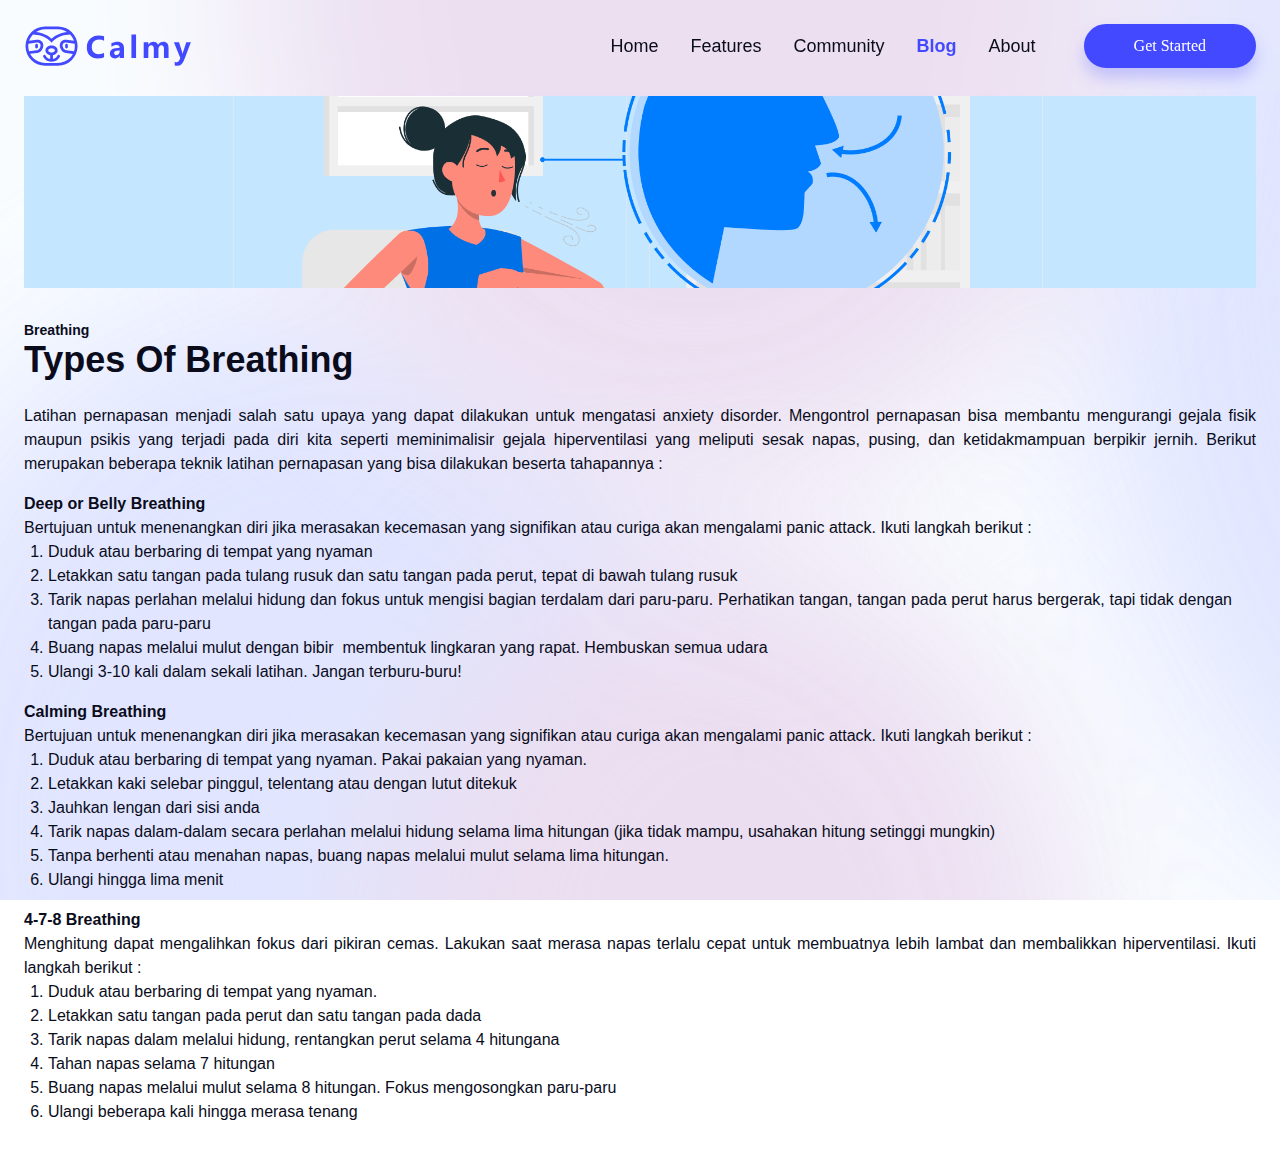
<file: public/blog-read.html>
<!DOCTYPE html>
<html lang="en">
  <head>
    <meta charset="UTF-8" />
    <meta name="viewport" content="width=device-width, initial-scale=1.0" />
    <title>Calmy | Blog : Types Of Breathing</title>
    <link rel="stylesheet" href="css/build.css" />
    <link rel="icon" type="image/x-icon" href="../src/icons/favicon.svg" />
    <style>
      body {
        background-image: url("../src/images/background.svg");
        background-size: cover;
        background-attachment: fixed;
      }
    </style>
  </head>
  <body>
    <!-- HEADER START -->
    <header
      class="fixed w-screen backdrop-blur-xl bg-white bg-opacity-5"
      id="navbar"
    >
      <nav class="flex flex-row justify-between px-6 py-6 items-center">
        <div class="items-center">
          <a href="/public/index.html">
            <svg
              width="168.5"
              height="40"
              viewBox="0 0 220 53"
              fill="none"
              xmlns="http://www.w3.org/2000/svg"
            >
              <path
                d="M33.0482 38.7647C31.6418 38.5022 30.3733 37.9459 29.3623 37.1834C27.7839 35.9943 26.8081 34.3063 26.8081 32.404C26.8081 30.5017 27.7839 28.8137 29.3623 27.6246C30.7948 26.5442 32.7454 25.8772 34.872 25.8772C36.9996 25.8772 38.9492 26.5452 40.3817 27.6246C41.9601 28.8137 42.9359 30.5017 42.9359 32.404C42.9359 34.3063 41.9601 35.9943 40.3817 37.1834C39.3707 37.9449 38.1022 38.5022 36.6958 38.7647V43.5079C41.0617 42.7243 42.5958 39.2838 42.6009 39.2728C43.0143 38.3563 44.0927 37.9479 45.0092 38.3603C45.9256 38.7738 46.334 39.8522 45.9206 40.7686C45.9125 40.7878 43.0013 47.3125 34.872 47.3125C26.7427 47.3125 23.8314 40.7868 23.8234 40.7686C23.4099 39.8522 23.8184 38.7738 24.7348 38.3603C25.6512 37.9469 26.7296 38.3563 27.1431 39.2728C27.1481 39.2838 28.6822 42.7243 33.0482 43.5079V38.7647ZM26.3403 0.750029H26.6653H43.0777H43.4026C50.546 0.750029 57.0396 3.67138 61.7455 8.37732C66.4515 13.0833 69.3728 19.5768 69.3728 26.7202L69.3718 26.851L69.3728 27.0462C69.3728 27.1206 69.3708 27.1951 69.3668 27.2675C69.2219 34.1956 66.3318 40.4779 61.7455 45.0631C57.0396 49.7691 50.546 52.6904 43.4026 52.6904H26.3393C19.1959 52.6904 12.7024 49.7691 7.99643 45.0631C3.39511 40.4618 0.499916 34.1514 0.374169 27.194C0.371151 27.1448 0.369141 27.0955 0.369141 27.0452L0.370145 26.85L0.369141 26.7192C0.369141 19.5758 3.29049 13.0823 7.99643 8.37631C12.7024 3.67037 19.1959 0.749023 26.3393 0.749023L26.3403 0.750029ZM10.2599 11.2795C8.00246 13.6285 6.25106 16.4663 5.18574 19.613L15.0946 18.1845C15.5181 18.1232 15.9215 18.094 16.3027 18.094C18.2463 18.094 20.0057 18.7831 21.3578 19.9641C22.7017 21.1391 23.6252 22.7919 23.9039 24.7284C23.9632 25.1439 23.9944 25.5583 23.9944 25.9657C23.9944 28.3258 23.0578 30.5973 21.5489 32.3547C20.0359 34.1172 17.9334 35.3786 15.6066 35.7136L6.43817 36.7991C7.51456 38.9076 8.91588 40.825 10.5757 42.4848C14.6228 46.5319 20.2029 49.0438 26.3403 49.0438H43.4036C49.5411 49.0438 55.1212 46.5319 59.1682 42.4848C60.7697 40.8833 62.1318 39.0404 63.1921 37.0184L54.1374 35.7136C51.8106 35.3786 49.7071 34.1161 48.1951 32.3547C46.6861 30.5973 45.7496 28.3258 45.7496 25.9657C45.7496 25.5573 45.7808 25.1429 45.8411 24.7274C46.1208 22.7909 47.0433 21.1381 48.3872 19.9631C49.7393 18.7821 51.4987 18.093 53.4422 18.093C53.8235 18.093 54.2269 18.1222 54.6504 18.1835L64.5592 19.612C63.4939 16.4653 61.7425 13.6285 59.4841 11.2785C56.0065 11.4043 51.884 11.9103 47.8209 13.2492C43.6099 14.6365 39.4743 16.9231 36.2401 20.62L34.872 22.1833L33.5049 20.62C30.2707 16.9231 26.1361 14.6365 21.9241 13.2492C17.86 11.9103 13.7385 11.4043 10.2599 11.2785V11.2795ZM4.01881 26.848C4.03189 29.1818 4.40812 31.4342 5.09319 33.5498L15.0936 32.1082C16.518 31.903 17.8258 31.1063 18.7855 29.9886C19.7492 28.866 20.3467 27.4345 20.3467 25.9647C20.3467 25.7002 20.3307 25.4587 20.2985 25.2394C20.1476 24.1912 19.6637 23.31 18.9635 22.6983C18.2704 22.0938 17.3449 21.7397 16.3017 21.7397C16.0613 21.7397 15.8289 21.7558 15.6066 21.7869L4.30551 23.4166C4.24314 23.8039 4.18982 24.1983 4.14657 24.5986C4.0681 25.3179 4.02485 26.0674 4.01881 26.847V26.848ZM64.6508 33.5498C65.3369 31.4332 65.7131 29.1808 65.7262 26.848C65.7201 26.0684 65.6769 25.3189 65.5984 24.5996C65.5552 24.1993 65.5018 23.8049 65.4395 23.4176L54.1384 21.7879C53.9161 21.7558 53.6837 21.7407 53.4432 21.7407C52.399 21.7407 51.4746 22.0938 50.7814 22.6994C50.0813 23.311 49.5974 24.1922 49.4465 25.2404C49.4143 25.4587 49.3982 25.7012 49.3982 25.9647C49.3982 27.4345 49.9968 28.866 50.9595 29.9886C51.9192 31.1063 53.227 31.903 54.6514 32.1082L64.6518 33.5498H64.6508ZM15.0272 23.6399C16.0181 23.6399 16.8279 24.4497 16.8279 25.4406V27.8942C16.8279 28.8851 16.0181 29.6949 15.0272 29.6949C14.0363 29.6949 13.2265 28.8851 13.2265 27.8942V25.4406C13.2265 24.4508 14.0363 23.6399 15.0272 23.6399ZM54.7188 23.6399C55.7097 23.6399 56.5195 24.4497 56.5195 25.4406V27.8942C56.5195 28.8851 55.7097 29.6949 54.7188 29.6949C53.7279 29.6949 52.9181 28.8851 52.9181 27.8942V25.4406C52.9181 24.4508 53.7279 23.6399 54.7188 23.6399ZM34.873 4.39769H26.6663C23.6836 4.39769 20.8346 4.98015 18.2282 6.03642C16.9274 6.56355 15.6851 7.20737 14.5161 7.95581C17.2494 8.26968 20.1707 8.83403 23.0639 9.78769C27.2528 11.1679 31.3953 13.3599 34.872 16.7782C38.3486 13.3609 42.4912 11.1679 46.6801 9.78769C49.5733 8.83403 52.4936 8.26968 55.2278 7.95581C54.0589 7.20737 52.8175 6.56355 51.5168 6.03642C48.9103 4.98015 46.0614 4.39769 43.0787 4.39769H34.872H34.873ZM31.5573 34.2761C32.3832 34.8978 33.5542 35.2831 34.873 35.2831C36.1928 35.2831 37.3628 34.8978 38.1887 34.2761C38.8687 33.7641 39.2902 33.0991 39.2902 32.404C39.2902 31.7089 38.8687 31.0439 38.1887 30.5319C37.3628 29.9102 36.1928 29.5249 34.873 29.5249C33.5532 29.5249 32.3822 29.9102 31.5573 30.5319C30.8773 31.0439 30.4568 31.7099 30.4568 32.404C30.4568 33.0991 30.8783 33.7641 31.5573 34.2761Z"
                fill="#4349FF"
              />
              <path
                d="M104.456 41.3504C102.315 42.4016 99.5193 42.9267 96.0749 42.9267C91.6375 42.9267 88.1227 41.6039 85.5152 38.9441C82.9137 36.2913 81.61 32.7553 81.61 28.3321C81.61 23.6814 83.0626 19.8799 85.9759 16.9223C88.8822 13.9648 92.6314 12.485 97.2307 12.485C100.111 12.485 102.517 12.8552 104.457 13.6076V19.6666C102.466 18.4987 100.208 17.9212 97.6915 17.9212C94.8114 17.9212 92.5147 18.8357 90.7895 20.6716C89.0703 22.5135 88.2072 24.9138 88.2072 27.8784C88.2072 30.7645 89.024 33.0933 90.6597 34.8518C92.2944 36.6092 94.5066 37.4914 97.2891 37.4914C99.9157 37.4914 102.303 36.8627 104.457 35.5912V41.3514L104.456 41.3504ZM114.205 22.6684C115.151 22.1363 116.423 21.7087 118.012 21.3778C119.602 21.0468 120.964 20.8848 122.092 20.8848C127.969 20.8848 130.908 23.8293 130.908 29.7203V42.4147H125.076V39.3535H124.999C123.565 41.7407 121.47 42.9277 118.706 42.9277C116.721 42.9277 115.125 42.3634 113.926 41.2286C112.732 40.0929 112.129 38.5497 112.129 36.5971C112.129 32.5692 114.535 30.2273 119.336 29.5724L125.109 28.7878C125.109 26.3422 123.838 25.123 121.295 25.123C118.785 25.123 116.424 25.8825 114.205 27.4005V22.6715V22.6684ZM121.139 32.8911C118.92 33.1829 117.811 34.1818 117.811 35.894C117.811 36.6786 118.084 37.3144 118.622 37.7942C119.16 38.2741 119.887 38.5145 120.795 38.5145C122.053 38.5145 123.084 38.0729 123.895 37.1846C124.706 36.3024 125.108 35.1998 125.108 33.883V32.3781L121.139 32.8901V32.8911ZM140.714 42.4137V11.304H146.831V42.4137H140.714ZM189.934 42.4137H183.811V30.4195C183.811 27.2024 182.643 25.5928 180.295 25.5928C179.205 25.5928 178.304 26.0797 177.577 27.0595C176.856 28.0323 176.493 29.2264 176.493 30.6337V42.4137H170.376V30.2706C170.376 27.151 169.215 25.5938 166.899 25.5938C165.744 25.5938 164.824 26.0606 164.136 26.9951C163.442 27.9226 163.098 29.1549 163.098 30.686V42.4137H156.961V21.3969H163.098V24.6854H163.176C163.909 23.4782 164.882 22.5447 166.102 21.8767C167.315 21.2148 168.599 20.8848 169.941 20.8848C172.893 20.8848 174.91 22.2087 176 24.8544C177.622 22.2077 179.977 20.8848 183.07 20.8848C187.644 20.8848 189.933 23.7066 189.933 29.3561V42.4137H189.934ZM219.467 21.3969L210.801 44.2948C208.788 49.6124 205.774 52.749 201.752 52.749C200.17 52.749 198.944 52.58 198.067 52.2501V47.3329C198.891 47.7997 199.8 48.033 200.786 48.033C202.459 48.033 203.638 46.7524 204.322 45.1308L205.482 42.3744L196.985 21.3959H203.789L207.895 34.5641C208.148 35.3618 208.329 36.2571 208.446 37.243H208.557C208.647 36.575 208.855 35.6928 209.185 34.6033L213.382 21.3959H219.467V21.3969Z"
                fill="#4349FF"
              />
            </svg>
          </a>
        </div>
        <div class="flex flex-row gap-12">
          <ul class="flex flex-row gap-x-8 items-center">
            <li class="text-lg text-black hover:text-primary">
              <a href="index.html">Home</a>
            </li>
            <li class="text-lg text-black hover:text-primary">
              <a href="features.html">Features</a>
            </li>
            <li class="text-lg text-black hover:text-primary">
              <a href="community.html">Community</a>
            </li>
            <li class="text-lg text-primary font-bold">
              <a href="blog.html">Blog</a>
            </li>
            <li class="text-lg text-black hover:text-primary">
              <a href="about.html">About</a>
            </li>
          </ul>
          <a
            href="signin.html"
            class="bg-primary px-12 border-2 border-primary py-2 w-fit rounded-full text-base text-white font-poppins drop-shadow-lg Light hover:bg-transparent hover:text-black"
          >
            Get Started
          </a>
        </div>
      </nav>
    </header>
    <!-- HEADER END -->

    <section class="flex flex-col w-screen h-screen">
      <img
        src="../src/images/blog/blog-breath.png"
        alt=""
        width=""
        height="100px"
        class="px-6 object-cover h-48 rounded-lg mt-24"
      />
      <div class="flex flex-col px-6 py-8">
        <h3 class="text-sm font-semibold">Breathing</h3>
        <h1 class="text-4xl font-extrabold pb-6">Types Of Breathing</h1>
        <p class="text-base text-justify">
          Latihan pernapasan menjadi salah satu upaya yang dapat dilakukan untuk
          mengatasi anxiety disorder. Mengontrol pernapasan bisa membantu
          mengurangi gejala fisik maupun psikis yang terjadi pada diri kita
          seperti meminimalisir gejala hiperventilasi yang meliputi sesak napas,
          pusing, dan ketidakmampuan berpikir jernih. Berikut merupakan beberapa
          teknik latihan pernapasan yang bisa dilakukan beserta tahapannya :
        </p>

        <h2 class="text-base font-bold pt-4">Deep or Belly Breathing</h2>
        <p class="text-base text-justify">
          Bertujuan untuk menenangkan diri jika merasakan kecemasan yang
          signifikan atau curiga akan mengalami panic attack. Ikuti langkah
          berikut :
        </p>
        <ol class="list-decimal px-6">
          <li class="text-base text-justify">
            Duduk atau berbaring di tempat yang nyaman
          </li>
          <li class="text-base text-justify">
            Letakkan satu tangan pada tulang rusuk dan satu tangan pada perut,
            tepat di bawah tulang rusuk
          </li>
          <li class="text-base text-justify">
            Tarik napas perlahan melalui hidung dan fokus untuk mengisi bagian
            terdalam dari paru-paru. Perhatikan tangan, tangan pada perut harus
            bergerak, tapi tidak dengan tangan pada paru-paru
          </li>
          <li class="text-base text-justify">
            Buang napas melalui mulut dengan bibir  membentuk lingkaran yang
            rapat. Hembuskan semua udara
          </li>
          <li class="text-base text-justify">
            Ulangi 3-10 kali dalam sekali latihan. Jangan terburu-buru!
          </li>
        </ol>

        <h2 class="text-base font-bold pt-4">Calming Breathing</h2>
        <p class="text-base text-justify">
          Bertujuan untuk menenangkan diri jika merasakan kecemasan yang
          signifikan atau curiga akan mengalami panic attack. Ikuti langkah
          berikut :
        </p>
        <ol class="list-decimal px-6">
          <li class="text-base text-justify">
            Duduk atau berbaring di tempat yang nyaman. Pakai pakaian yang
            nyaman.
          </li>
          <li class="text-base text-justify">
            Letakkan kaki selebar pinggul, telentang atau dengan lutut ditekuk
          </li>
          <li class="text-base text-justify">Jauhkan lengan dari sisi anda</li>
          <li class="text-base text-justify">
            Tarik napas dalam-dalam secara perlahan melalui hidung selama lima
            hitungan (jika tidak mampu, usahakan hitung setinggi mungkin)
          </li>
          <li class="text-base text-justify">
            Tanpa berhenti atau menahan napas, buang napas melalui mulut selama
            lima hitungan.
          </li>
          <li class="text-base text-justify">Ulangi hingga lima menit</li>
        </ol>

        <h2 class="text-base font-bold pt-4">4-7-8 Breathing</h2>
        <p class="text-base text-justify">
          Menghitung dapat mengalihkan fokus dari pikiran cemas. Lakukan saat
          merasa napas terlalu cepat untuk membuatnya lebih lambat dan
          membalikkan hiperventilasi. Ikuti langkah berikut : 
        </p>
        <ol class="list-decimal px-6">
          <li class="text-base text-justify">
            Duduk atau berbaring di tempat yang nyaman.
          </li>
          <li class="text-base text-justify">
            Letakkan satu tangan pada perut dan satu tangan pada dada
          </li>
          <li class="text-base text-justify">
            Tarik napas dalam melalui hidung, rentangkan perut selama 4
            hitungana
          </li>
          <li class="text-base text-justify">Tahan napas selama 7 hitungan</li>
          <li class="text-base text-justify">
            Buang napas melalui mulut selama 8 hitungan. Fokus mengosongkan
            paru-paru
          </li>
          <li class="text-base text-justify">
            Ulangi beberapa kali hingga merasa tenang
          </li>
        </ol>
      </div>
    </section>

    <script>
      var lastScrollTop;
      navbar = document.getElementById("navbar");
      window.addEventListener("scroll", function () {
        var scrollTop =
          window.pageYOffset || document.documentElement.scrollTop;
        if (scrollTop > lastScrollTop) {
          navbar.style.top = "-100px";
        } else {
          navbar.style.top = "0";
        }
        lastScrollTop = scrollTop;
      });
    </script>
  </body>
</html>
</file>
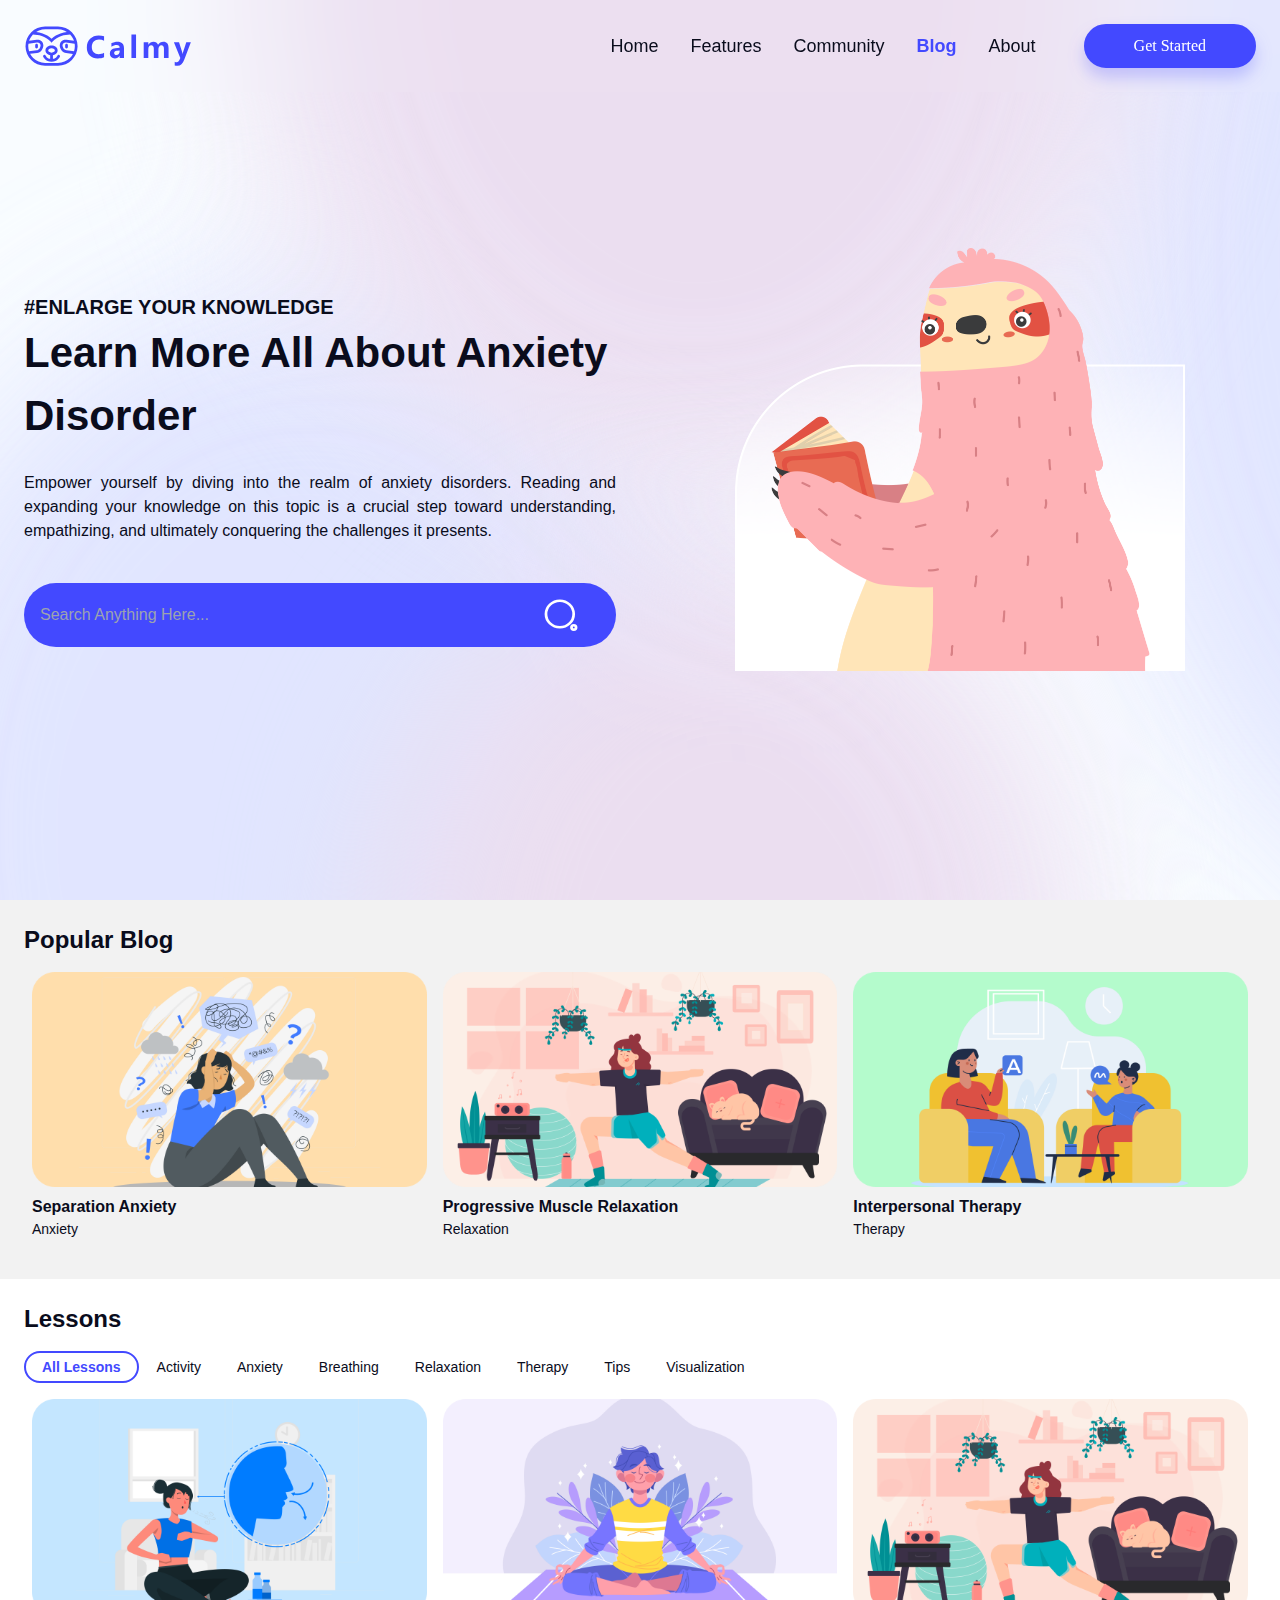
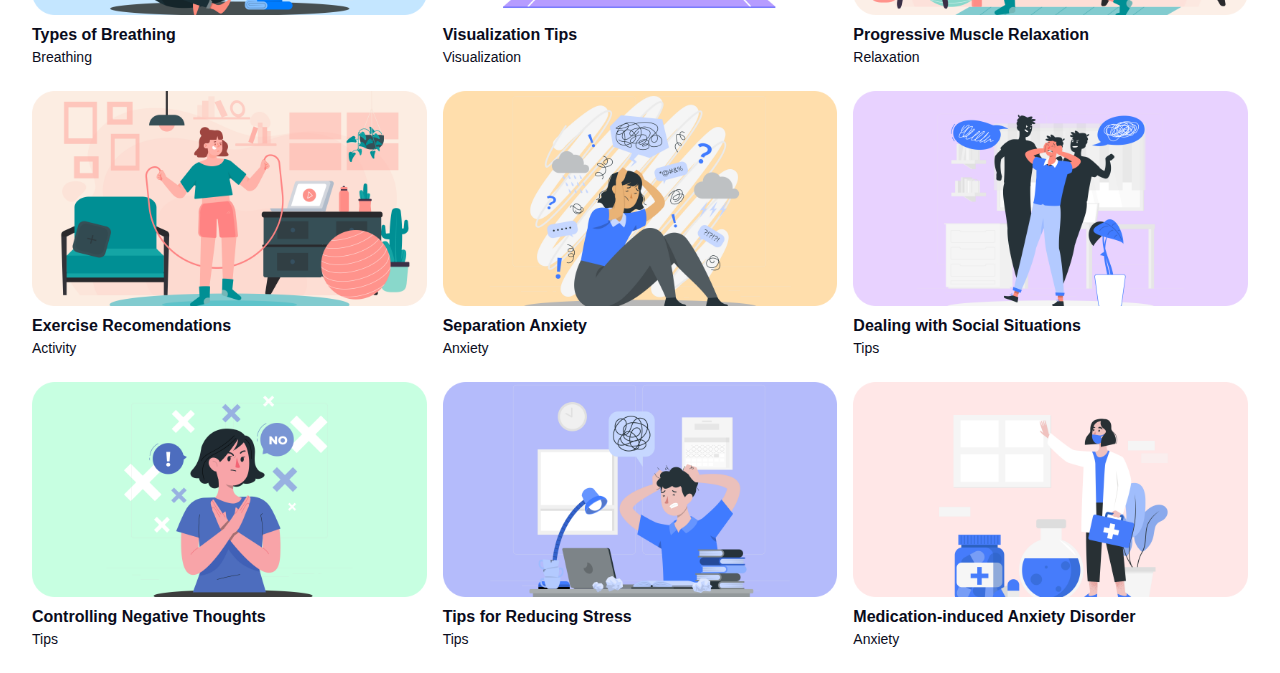
<file: public/blog.html>
<!DOCTYPE html>
<html lang="en">
  <head>
    <meta charset="UTF-8" />
    <meta name="viewport" content="width=device-width, initial-scale=1.0" />
    <title>Calmy | Blog</title>
    <link rel="stylesheet" href="css/build.css" />
    <link rel="icon" type="image/x-icon" href="../src/icons/favicon.svg" />
    <style>
      body {
        background-image: url("../src/images/background.svg");
        background-size: cover;
        background-attachment: fixed;
      }
    </style>
  </head>
  <body>
    <!-- HEADER START -->
    <header
      class="fixed w-screen backdrop-blur-xl bg-white bg-opacity-5"
      id="navbar"
    >
      <nav class="flex flex-row justify-between px-6 py-6 items-center">
        <div class="items-center">
          <a href="/public/index.html">
            <svg
              width="168.5"
              height="40"
              viewBox="0 0 220 53"
              fill="none"
              xmlns="http://www.w3.org/2000/svg"
            >
              <path
                d="M33.0482 38.7647C31.6418 38.5022 30.3733 37.9459 29.3623 37.1834C27.7839 35.9943 26.8081 34.3063 26.8081 32.404C26.8081 30.5017 27.7839 28.8137 29.3623 27.6246C30.7948 26.5442 32.7454 25.8772 34.872 25.8772C36.9996 25.8772 38.9492 26.5452 40.3817 27.6246C41.9601 28.8137 42.9359 30.5017 42.9359 32.404C42.9359 34.3063 41.9601 35.9943 40.3817 37.1834C39.3707 37.9449 38.1022 38.5022 36.6958 38.7647V43.5079C41.0617 42.7243 42.5958 39.2838 42.6009 39.2728C43.0143 38.3563 44.0927 37.9479 45.0092 38.3603C45.9256 38.7738 46.334 39.8522 45.9206 40.7686C45.9125 40.7878 43.0013 47.3125 34.872 47.3125C26.7427 47.3125 23.8314 40.7868 23.8234 40.7686C23.4099 39.8522 23.8184 38.7738 24.7348 38.3603C25.6512 37.9469 26.7296 38.3563 27.1431 39.2728C27.1481 39.2838 28.6822 42.7243 33.0482 43.5079V38.7647ZM26.3403 0.750029H26.6653H43.0777H43.4026C50.546 0.750029 57.0396 3.67138 61.7455 8.37732C66.4515 13.0833 69.3728 19.5768 69.3728 26.7202L69.3718 26.851L69.3728 27.0462C69.3728 27.1206 69.3708 27.1951 69.3668 27.2675C69.2219 34.1956 66.3318 40.4779 61.7455 45.0631C57.0396 49.7691 50.546 52.6904 43.4026 52.6904H26.3393C19.1959 52.6904 12.7024 49.7691 7.99643 45.0631C3.39511 40.4618 0.499916 34.1514 0.374169 27.194C0.371151 27.1448 0.369141 27.0955 0.369141 27.0452L0.370145 26.85L0.369141 26.7192C0.369141 19.5758 3.29049 13.0823 7.99643 8.37631C12.7024 3.67037 19.1959 0.749023 26.3393 0.749023L26.3403 0.750029ZM10.2599 11.2795C8.00246 13.6285 6.25106 16.4663 5.18574 19.613L15.0946 18.1845C15.5181 18.1232 15.9215 18.094 16.3027 18.094C18.2463 18.094 20.0057 18.7831 21.3578 19.9641C22.7017 21.1391 23.6252 22.7919 23.9039 24.7284C23.9632 25.1439 23.9944 25.5583 23.9944 25.9657C23.9944 28.3258 23.0578 30.5973 21.5489 32.3547C20.0359 34.1172 17.9334 35.3786 15.6066 35.7136L6.43817 36.7991C7.51456 38.9076 8.91588 40.825 10.5757 42.4848C14.6228 46.5319 20.2029 49.0438 26.3403 49.0438H43.4036C49.5411 49.0438 55.1212 46.5319 59.1682 42.4848C60.7697 40.8833 62.1318 39.0404 63.1921 37.0184L54.1374 35.7136C51.8106 35.3786 49.7071 34.1161 48.1951 32.3547C46.6861 30.5973 45.7496 28.3258 45.7496 25.9657C45.7496 25.5573 45.7808 25.1429 45.8411 24.7274C46.1208 22.7909 47.0433 21.1381 48.3872 19.9631C49.7393 18.7821 51.4987 18.093 53.4422 18.093C53.8235 18.093 54.2269 18.1222 54.6504 18.1835L64.5592 19.612C63.4939 16.4653 61.7425 13.6285 59.4841 11.2785C56.0065 11.4043 51.884 11.9103 47.8209 13.2492C43.6099 14.6365 39.4743 16.9231 36.2401 20.62L34.872 22.1833L33.5049 20.62C30.2707 16.9231 26.1361 14.6365 21.9241 13.2492C17.86 11.9103 13.7385 11.4043 10.2599 11.2785V11.2795ZM4.01881 26.848C4.03189 29.1818 4.40812 31.4342 5.09319 33.5498L15.0936 32.1082C16.518 31.903 17.8258 31.1063 18.7855 29.9886C19.7492 28.866 20.3467 27.4345 20.3467 25.9647C20.3467 25.7002 20.3307 25.4587 20.2985 25.2394C20.1476 24.1912 19.6637 23.31 18.9635 22.6983C18.2704 22.0938 17.3449 21.7397 16.3017 21.7397C16.0613 21.7397 15.8289 21.7558 15.6066 21.7869L4.30551 23.4166C4.24314 23.8039 4.18982 24.1983 4.14657 24.5986C4.0681 25.3179 4.02485 26.0674 4.01881 26.847V26.848ZM64.6508 33.5498C65.3369 31.4332 65.7131 29.1808 65.7262 26.848C65.7201 26.0684 65.6769 25.3189 65.5984 24.5996C65.5552 24.1993 65.5018 23.8049 65.4395 23.4176L54.1384 21.7879C53.9161 21.7558 53.6837 21.7407 53.4432 21.7407C52.399 21.7407 51.4746 22.0938 50.7814 22.6994C50.0813 23.311 49.5974 24.1922 49.4465 25.2404C49.4143 25.4587 49.3982 25.7012 49.3982 25.9647C49.3982 27.4345 49.9968 28.866 50.9595 29.9886C51.9192 31.1063 53.227 31.903 54.6514 32.1082L64.6518 33.5498H64.6508ZM15.0272 23.6399C16.0181 23.6399 16.8279 24.4497 16.8279 25.4406V27.8942C16.8279 28.8851 16.0181 29.6949 15.0272 29.6949C14.0363 29.6949 13.2265 28.8851 13.2265 27.8942V25.4406C13.2265 24.4508 14.0363 23.6399 15.0272 23.6399ZM54.7188 23.6399C55.7097 23.6399 56.5195 24.4497 56.5195 25.4406V27.8942C56.5195 28.8851 55.7097 29.6949 54.7188 29.6949C53.7279 29.6949 52.9181 28.8851 52.9181 27.8942V25.4406C52.9181 24.4508 53.7279 23.6399 54.7188 23.6399ZM34.873 4.39769H26.6663C23.6836 4.39769 20.8346 4.98015 18.2282 6.03642C16.9274 6.56355 15.6851 7.20737 14.5161 7.95581C17.2494 8.26968 20.1707 8.83403 23.0639 9.78769C27.2528 11.1679 31.3953 13.3599 34.872 16.7782C38.3486 13.3609 42.4912 11.1679 46.6801 9.78769C49.5733 8.83403 52.4936 8.26968 55.2278 7.95581C54.0589 7.20737 52.8175 6.56355 51.5168 6.03642C48.9103 4.98015 46.0614 4.39769 43.0787 4.39769H34.872H34.873ZM31.5573 34.2761C32.3832 34.8978 33.5542 35.2831 34.873 35.2831C36.1928 35.2831 37.3628 34.8978 38.1887 34.2761C38.8687 33.7641 39.2902 33.0991 39.2902 32.404C39.2902 31.7089 38.8687 31.0439 38.1887 30.5319C37.3628 29.9102 36.1928 29.5249 34.873 29.5249C33.5532 29.5249 32.3822 29.9102 31.5573 30.5319C30.8773 31.0439 30.4568 31.7099 30.4568 32.404C30.4568 33.0991 30.8783 33.7641 31.5573 34.2761Z"
                fill="#4349FF"
              />
              <path
                d="M104.456 41.3504C102.315 42.4016 99.5193 42.9267 96.0749 42.9267C91.6375 42.9267 88.1227 41.6039 85.5152 38.9441C82.9137 36.2913 81.61 32.7553 81.61 28.3321C81.61 23.6814 83.0626 19.8799 85.9759 16.9223C88.8822 13.9648 92.6314 12.485 97.2307 12.485C100.111 12.485 102.517 12.8552 104.457 13.6076V19.6666C102.466 18.4987 100.208 17.9212 97.6915 17.9212C94.8114 17.9212 92.5147 18.8357 90.7895 20.6716C89.0703 22.5135 88.2072 24.9138 88.2072 27.8784C88.2072 30.7645 89.024 33.0933 90.6597 34.8518C92.2944 36.6092 94.5066 37.4914 97.2891 37.4914C99.9157 37.4914 102.303 36.8627 104.457 35.5912V41.3514L104.456 41.3504ZM114.205 22.6684C115.151 22.1363 116.423 21.7087 118.012 21.3778C119.602 21.0468 120.964 20.8848 122.092 20.8848C127.969 20.8848 130.908 23.8293 130.908 29.7203V42.4147H125.076V39.3535H124.999C123.565 41.7407 121.47 42.9277 118.706 42.9277C116.721 42.9277 115.125 42.3634 113.926 41.2286C112.732 40.0929 112.129 38.5497 112.129 36.5971C112.129 32.5692 114.535 30.2273 119.336 29.5724L125.109 28.7878C125.109 26.3422 123.838 25.123 121.295 25.123C118.785 25.123 116.424 25.8825 114.205 27.4005V22.6715V22.6684ZM121.139 32.8911C118.92 33.1829 117.811 34.1818 117.811 35.894C117.811 36.6786 118.084 37.3144 118.622 37.7942C119.16 38.2741 119.887 38.5145 120.795 38.5145C122.053 38.5145 123.084 38.0729 123.895 37.1846C124.706 36.3024 125.108 35.1998 125.108 33.883V32.3781L121.139 32.8901V32.8911ZM140.714 42.4137V11.304H146.831V42.4137H140.714ZM189.934 42.4137H183.811V30.4195C183.811 27.2024 182.643 25.5928 180.295 25.5928C179.205 25.5928 178.304 26.0797 177.577 27.0595C176.856 28.0323 176.493 29.2264 176.493 30.6337V42.4137H170.376V30.2706C170.376 27.151 169.215 25.5938 166.899 25.5938C165.744 25.5938 164.824 26.0606 164.136 26.9951C163.442 27.9226 163.098 29.1549 163.098 30.686V42.4137H156.961V21.3969H163.098V24.6854H163.176C163.909 23.4782 164.882 22.5447 166.102 21.8767C167.315 21.2148 168.599 20.8848 169.941 20.8848C172.893 20.8848 174.91 22.2087 176 24.8544C177.622 22.2077 179.977 20.8848 183.07 20.8848C187.644 20.8848 189.933 23.7066 189.933 29.3561V42.4137H189.934ZM219.467 21.3969L210.801 44.2948C208.788 49.6124 205.774 52.749 201.752 52.749C200.17 52.749 198.944 52.58 198.067 52.2501V47.3329C198.891 47.7997 199.8 48.033 200.786 48.033C202.459 48.033 203.638 46.7524 204.322 45.1308L205.482 42.3744L196.985 21.3959H203.789L207.895 34.5641C208.148 35.3618 208.329 36.2571 208.446 37.243H208.557C208.647 36.575 208.855 35.6928 209.185 34.6033L213.382 21.3959H219.467V21.3969Z"
                fill="#4349FF"
              />
            </svg>
          </a>
        </div>
        <div class="flex flex-row gap-12">
          <ul class="flex flex-row gap-x-8 items-center">
            <li class="text-lg text-black hover:text-primary">
              <a href="index.html">Home</a>
            </li>
            <li class="text-lg text-black hover:text-primary">
              <a href="features.html">Features</a>
            </li>
            <li class="text-lg text-black hover:text-primary">
              <a href="community.html">Community</a>
            </li>
            <li class="text-lg text-primary font-bold">
              <a href="blog.html">Blog</a>
            </li>
            <li class="text-lg text-black hover:text-primary">
              <a href="about.html">About</a>
            </li>
          </ul>
          <a
            href="signin.html"
            class="bg-primary px-12 border-2 border-primary py-2 w-fit rounded-full text-base text-white font-poppins drop-shadow-lg Light hover:bg-transparent hover:text-black"
          >
            Get Started
          </a>
        </div>
      </nav>
    </header>
    <!-- HEADER END -->

    <!-- SECTION HERO START -->
    <section class="flex flex-row w-screen h-screen">
      <div class="w-1/2 h-screen flex flex-col p-6 justify-center">
        <h2 class="text-xl font-bold pt-10">#ENLARGE YOUR KNOWLEDGE</h2>
        <h1 class="text-[42px] font-extrabold">
          Learn More All About Anxiety Disorder
        </h1>
        <p class="text-base pt-6 text-justify">
          Empower yourself by diving into the realm of anxiety disorders.
          Reading and expanding your knowledge on this topic is a crucial step
          toward understanding, empathizing, and ultimately conquering the
          challenges it presents.
        </p>

        <form
          class="flex flex-row p-4 mt-10 bg-primary rounded-full w-full justify-between"
        >
          <input
            type="text"
            id="search"
            name="search"
            placeholder="Search Anything Here..."
            value=""
            class="w-10/12 bg-primary text-base text-white focus:outline-none"
          />
          <button>
            <img src="../src/icons/search.svg" alt="" width="60%" />
          </button>
        </form>
      </div>
      <div class="w-1/2 p-2 items-center flex flex-row justify-center">
        <img src="../src/images/banner-blog.png" alt="" width="72%" />
      </div>
    </section>
    <!-- SECTION HERO END -->

    <!-- SECTION POPULAR BLOG START -->
    <section class="flex flex-row w-screen h-fit bg-bgDark">
      <div class="flex flex-col pt-6 pb-10 px-6">
        <h2 class="text-2xl font-bold">Popular Blog</h2>
        <div class="grid grid-cols-3 pt-4">
          <a
            href="blog-read.html"
            class="flex flex-col px-2 hover:brightness-75"
          >
            <img src="../src/images/blog/blog-popular-separation.png" alt="" />
            <h3 class="text-base font-bold pt-2">Separation Anxiety</h3>
            <p class="text-sm">Anxiety</p>
          </a>
          <a
            href="blog-read.html"
            class="flex flex-col px-2 hover:brightness-75"
          >
            <img src="../src/images/blog/blog-popular-muscle.png" alt="" />
            <h3 class="text-base font-bold pt-2">
              Progressive Muscle Relaxation
            </h3>
            <p class="text-sm">Relaxation</p>
          </a>
          <a
            href="blog-read.html"
            class="flex flex-col px-2 hover:brightness-75"
          >
            <img
              src="../src/images/blog/blog-popular-interpesonal.png"
              alt=""
            />
            <h3 class="text-base font-bold pt-2">Interpersonal Therapy</h3>
            <p class="text-sm">Therapy</p>
          </a>
        </div>
      </div>
    </section>
    <!-- SECTION POPULAR BLOG END -->

    <!-- SECTION ALL BLOG START -->
    <section class="flex flex-row w-screen h-96">
      <div class="flex flex-col pt-6 pb-10 px-6">
        <h2 class="text-2xl font-bold">Lessons</h2>

        <ul class="flex flex-row pt-4">
          <li
            class="px-4 py-1 border-2 border-primary text-sm text-primary rounded-full font-semibold"
          >
            <a href="#">All Lessons</a>
          </li>
          <li
            class="px-4 py-1 border-2 border-transparent text-sm text-black rounded-full hover:text-primary"
          >
            <a href="#">Activity</a>
          </li>
          <li
            class="px-4 py-1 border-2 border-transparent text-sm text-black rounded-full hover:text-primary"
          >
            <a href="#">Anxiety</a>
          </li>
          <li
            class="px-4 py-1 border-2 border-transparent text-sm text-black rounded-full hover:text-primary"
          >
            <a href="#">Breathing</a>
          </li>
          <li
            class="px-4 py-1 border-2 border-transparent text-sm text-black rounded-full hover:text-primary"
          >
            <a href="#">Relaxation</a>
          </li>
          <li
            class="px-4 py-1 border-2 border-transparent text-sm text-black rounded-full hover:text-primary"
          >
            <a href="#">Therapy</a>
          </li>
          <li
            class="px-4 py-1 border-2 border-transparent text-sm text-black rounded-full hover:text-primary"
          >
            <a href="#">Tips</a>
          </li>
          <li
            class="px-4 py-1 border-2 border-transparent text-sm text-black rounded-full hover:text-primary"
          >
            <a href="#">Visualization</a>
          </li>
        </ul>

        <div class="grid grid-cols-3 pt-4">
          <a
            href="blog-read.html"
            class="flex flex-col px-2 pb-6 hover:brightness-75"
          >
            <img src="../src/images/blog/blog-breath.png" alt="" />
            <h3 class="text-base font-bold pt-2">Types of Breathing</h3>
            <p class="text-sm">Breathing</p>
          </a>
          <a
            href="blog-read.html"
            class="flex flex-col px-2 pb-6 hover:brightness-75"
          >
            <img src="../src/images/blog/blog-visualizationn.png" alt="" />
            <h3 class="text-base font-bold pt-2">Visualization Tips</h3>
            <p class="text-sm">Visualization</p>
          </a>
          <a
            href="blog-read.html"
            class="flex flex-col px-2 pb-6 hover:brightness-75"
          >
            <img src="../src/images/blog/blog-muscle.png" alt="" />
            <h3 class="text-base font-bold pt-2">
              Progressive Muscle Relaxation
            </h3>
            <p class="text-sm">Relaxation</p>
          </a>
          <a
            href="blog-read.html"
            class="flex flex-col px-2 pb-6 hover:brightness-75"
          >
            <img src="../src/images/blog/blog-exercise.png" alt="" />
            <h3 class="text-base font-bold pt-2">Exercise Recomendations</h3>
            <p class="text-sm">Activity</p>
          </a>
          <a
            href="blog-read.html"
            class="flex flex-col px-2 pb-6 hover:brightness-75"
          >
            <img src="../src/images/blog/blog-separation.png" alt="" />
            <h3 class="text-base font-bold pt-2">Separation Anxiety</h3>
            <p class="text-sm">Anxiety</p>
          </a>
          <a
            href="blog-read.html"
            class="flex flex-col px-2 pb-6 hover:brightness-75"
          >
            <img src="../src/images/blog/blog-dealing.png" alt="" />
            <h3 class="text-base font-bold pt-2">
              Dealing with Social Situations
            </h3>
            <p class="text-sm">Tips</p>
          </a>
          <a
            href="blog-read.html"
            class="flex flex-col px-2 pb-6 hover:brightness-75"
          >
            <img src="../src/images/blog/blog-controlling.png" alt="" />
            <h3 class="text-base font-bold pt-2">
              Controlling Negative Thoughts
            </h3>
            <p class="text-sm">Tips</p>
          </a>
          <a
            href="blog-read.html"
            class="flex flex-col px-2 pb-6 hover:brightness-75"
          >
            <img src="../src/images/blog/blog-stress.png" alt="" />
            <h3 class="text-base font-bold pt-2">Tips for Reducing Stress</h3>
            <p class="text-sm">Tips</p>
          </a>
          <a
            href="blog-read.html"
            class="flex flex-col px-2 pb-6 hover:brightness-75"
          >
            <img src="../src/images/blog/blog-medication.png" alt="" />
            <h3 class="text-base font-bold pt-2">
              Medication-induced Anxiety Disorder
            </h3>
            <p class="text-sm">Anxiety</p>
          </a>
        </div>
      </div>
    </section>
    <!-- SECTION ALL BLOG END -->

    <!-- FOOTER START -->
    <!-- <footer>
      <div
        class="flex flex-col w-screen h-40 p-6 bg-[#A0A6B81A] justify-between"
      >
        <div class="flex flex-row justify-between">
          <div class="items-center">
            <a href="/public/index.html">
              <svg
                height="32"
                viewBox="0 0 220 53"
                fill="none"
                xmlns="http://www.w3.org/2000/svg"
              >
                <path
                  d="M33.0482 38.7647C31.6418 38.5022 30.3733 37.9459 29.3623 37.1834C27.7839 35.9943 26.8081 34.3063 26.8081 32.404C26.8081 30.5017 27.7839 28.8137 29.3623 27.6246C30.7948 26.5442 32.7454 25.8772 34.872 25.8772C36.9996 25.8772 38.9492 26.5452 40.3817 27.6246C41.9601 28.8137 42.9359 30.5017 42.9359 32.404C42.9359 34.3063 41.9601 35.9943 40.3817 37.1834C39.3707 37.9449 38.1022 38.5022 36.6958 38.7647V43.5079C41.0617 42.7243 42.5958 39.2838 42.6009 39.2728C43.0143 38.3563 44.0927 37.9479 45.0092 38.3603C45.9256 38.7738 46.334 39.8522 45.9206 40.7686C45.9125 40.7878 43.0013 47.3125 34.872 47.3125C26.7427 47.3125 23.8314 40.7868 23.8234 40.7686C23.4099 39.8522 23.8184 38.7738 24.7348 38.3603C25.6512 37.9469 26.7296 38.3563 27.1431 39.2728C27.1481 39.2838 28.6822 42.7243 33.0482 43.5079V38.7647ZM26.3403 0.750029H26.6653H43.0777H43.4026C50.546 0.750029 57.0396 3.67138 61.7455 8.37732C66.4515 13.0833 69.3728 19.5768 69.3728 26.7202L69.3718 26.851L69.3728 27.0462C69.3728 27.1206 69.3708 27.1951 69.3668 27.2675C69.2219 34.1956 66.3318 40.4779 61.7455 45.0631C57.0396 49.7691 50.546 52.6904 43.4026 52.6904H26.3393C19.1959 52.6904 12.7024 49.7691 7.99643 45.0631C3.39511 40.4618 0.499916 34.1514 0.374169 27.194C0.371151 27.1448 0.369141 27.0955 0.369141 27.0452L0.370145 26.85L0.369141 26.7192C0.369141 19.5758 3.29049 13.0823 7.99643 8.37631C12.7024 3.67037 19.1959 0.749023 26.3393 0.749023L26.3403 0.750029ZM10.2599 11.2795C8.00246 13.6285 6.25106 16.4663 5.18574 19.613L15.0946 18.1845C15.5181 18.1232 15.9215 18.094 16.3027 18.094C18.2463 18.094 20.0057 18.7831 21.3578 19.9641C22.7017 21.1391 23.6252 22.7919 23.9039 24.7284C23.9632 25.1439 23.9944 25.5583 23.9944 25.9657C23.9944 28.3258 23.0578 30.5973 21.5489 32.3547C20.0359 34.1172 17.9334 35.3786 15.6066 35.7136L6.43817 36.7991C7.51456 38.9076 8.91588 40.825 10.5757 42.4848C14.6228 46.5319 20.2029 49.0438 26.3403 49.0438H43.4036C49.5411 49.0438 55.1212 46.5319 59.1682 42.4848C60.7697 40.8833 62.1318 39.0404 63.1921 37.0184L54.1374 35.7136C51.8106 35.3786 49.7071 34.1161 48.1951 32.3547C46.6861 30.5973 45.7496 28.3258 45.7496 25.9657C45.7496 25.5573 45.7808 25.1429 45.8411 24.7274C46.1208 22.7909 47.0433 21.1381 48.3872 19.9631C49.7393 18.7821 51.4987 18.093 53.4422 18.093C53.8235 18.093 54.2269 18.1222 54.6504 18.1835L64.5592 19.612C63.4939 16.4653 61.7425 13.6285 59.4841 11.2785C56.0065 11.4043 51.884 11.9103 47.8209 13.2492C43.6099 14.6365 39.4743 16.9231 36.2401 20.62L34.872 22.1833L33.5049 20.62C30.2707 16.9231 26.1361 14.6365 21.9241 13.2492C17.86 11.9103 13.7385 11.4043 10.2599 11.2785V11.2795ZM4.01881 26.848C4.03189 29.1818 4.40812 31.4342 5.09319 33.5498L15.0936 32.1082C16.518 31.903 17.8258 31.1063 18.7855 29.9886C19.7492 28.866 20.3467 27.4345 20.3467 25.9647C20.3467 25.7002 20.3307 25.4587 20.2985 25.2394C20.1476 24.1912 19.6637 23.31 18.9635 22.6983C18.2704 22.0938 17.3449 21.7397 16.3017 21.7397C16.0613 21.7397 15.8289 21.7558 15.6066 21.7869L4.30551 23.4166C4.24314 23.8039 4.18982 24.1983 4.14657 24.5986C4.0681 25.3179 4.02485 26.0674 4.01881 26.847V26.848ZM64.6508 33.5498C65.3369 31.4332 65.7131 29.1808 65.7262 26.848C65.7201 26.0684 65.6769 25.3189 65.5984 24.5996C65.5552 24.1993 65.5018 23.8049 65.4395 23.4176L54.1384 21.7879C53.9161 21.7558 53.6837 21.7407 53.4432 21.7407C52.399 21.7407 51.4746 22.0938 50.7814 22.6994C50.0813 23.311 49.5974 24.1922 49.4465 25.2404C49.4143 25.4587 49.3982 25.7012 49.3982 25.9647C49.3982 27.4345 49.9968 28.866 50.9595 29.9886C51.9192 31.1063 53.227 31.903 54.6514 32.1082L64.6518 33.5498H64.6508ZM15.0272 23.6399C16.0181 23.6399 16.8279 24.4497 16.8279 25.4406V27.8942C16.8279 28.8851 16.0181 29.6949 15.0272 29.6949C14.0363 29.6949 13.2265 28.8851 13.2265 27.8942V25.4406C13.2265 24.4508 14.0363 23.6399 15.0272 23.6399ZM54.7188 23.6399C55.7097 23.6399 56.5195 24.4497 56.5195 25.4406V27.8942C56.5195 28.8851 55.7097 29.6949 54.7188 29.6949C53.7279 29.6949 52.9181 28.8851 52.9181 27.8942V25.4406C52.9181 24.4508 53.7279 23.6399 54.7188 23.6399ZM34.873 4.39769H26.6663C23.6836 4.39769 20.8346 4.98015 18.2282 6.03642C16.9274 6.56355 15.6851 7.20737 14.5161 7.95581C17.2494 8.26968 20.1707 8.83403 23.0639 9.78769C27.2528 11.1679 31.3953 13.3599 34.872 16.7782C38.3486 13.3609 42.4912 11.1679 46.6801 9.78769C49.5733 8.83403 52.4936 8.26968 55.2278 7.95581C54.0589 7.20737 52.8175 6.56355 51.5168 6.03642C48.9103 4.98015 46.0614 4.39769 43.0787 4.39769H34.872H34.873ZM31.5573 34.2761C32.3832 34.8978 33.5542 35.2831 34.873 35.2831C36.1928 35.2831 37.3628 34.8978 38.1887 34.2761C38.8687 33.7641 39.2902 33.0991 39.2902 32.404C39.2902 31.7089 38.8687 31.0439 38.1887 30.5319C37.3628 29.9102 36.1928 29.5249 34.873 29.5249C33.5532 29.5249 32.3822 29.9102 31.5573 30.5319C30.8773 31.0439 30.4568 31.7099 30.4568 32.404C30.4568 33.0991 30.8783 33.7641 31.5573 34.2761Z"
                  fill="#4349FF"
                />
                <path
                  d="M104.456 41.3504C102.315 42.4016 99.5193 42.9267 96.0749 42.9267C91.6375 42.9267 88.1227 41.6039 85.5152 38.9441C82.9137 36.2913 81.61 32.7553 81.61 28.3321C81.61 23.6814 83.0626 19.8799 85.9759 16.9223C88.8822 13.9648 92.6314 12.485 97.2307 12.485C100.111 12.485 102.517 12.8552 104.457 13.6076V19.6666C102.466 18.4987 100.208 17.9212 97.6915 17.9212C94.8114 17.9212 92.5147 18.8357 90.7895 20.6716C89.0703 22.5135 88.2072 24.9138 88.2072 27.8784C88.2072 30.7645 89.024 33.0933 90.6597 34.8518C92.2944 36.6092 94.5066 37.4914 97.2891 37.4914C99.9157 37.4914 102.303 36.8627 104.457 35.5912V41.3514L104.456 41.3504ZM114.205 22.6684C115.151 22.1363 116.423 21.7087 118.012 21.3778C119.602 21.0468 120.964 20.8848 122.092 20.8848C127.969 20.8848 130.908 23.8293 130.908 29.7203V42.4147H125.076V39.3535H124.999C123.565 41.7407 121.47 42.9277 118.706 42.9277C116.721 42.9277 115.125 42.3634 113.926 41.2286C112.732 40.0929 112.129 38.5497 112.129 36.5971C112.129 32.5692 114.535 30.2273 119.336 29.5724L125.109 28.7878C125.109 26.3422 123.838 25.123 121.295 25.123C118.785 25.123 116.424 25.8825 114.205 27.4005V22.6715V22.6684ZM121.139 32.8911C118.92 33.1829 117.811 34.1818 117.811 35.894C117.811 36.6786 118.084 37.3144 118.622 37.7942C119.16 38.2741 119.887 38.5145 120.795 38.5145C122.053 38.5145 123.084 38.0729 123.895 37.1846C124.706 36.3024 125.108 35.1998 125.108 33.883V32.3781L121.139 32.8901V32.8911ZM140.714 42.4137V11.304H146.831V42.4137H140.714ZM189.934 42.4137H183.811V30.4195C183.811 27.2024 182.643 25.5928 180.295 25.5928C179.205 25.5928 178.304 26.0797 177.577 27.0595C176.856 28.0323 176.493 29.2264 176.493 30.6337V42.4137H170.376V30.2706C170.376 27.151 169.215 25.5938 166.899 25.5938C165.744 25.5938 164.824 26.0606 164.136 26.9951C163.442 27.9226 163.098 29.1549 163.098 30.686V42.4137H156.961V21.3969H163.098V24.6854H163.176C163.909 23.4782 164.882 22.5447 166.102 21.8767C167.315 21.2148 168.599 20.8848 169.941 20.8848C172.893 20.8848 174.91 22.2087 176 24.8544C177.622 22.2077 179.977 20.8848 183.07 20.8848C187.644 20.8848 189.933 23.7066 189.933 29.3561V42.4137H189.934ZM219.467 21.3969L210.801 44.2948C208.788 49.6124 205.774 52.749 201.752 52.749C200.17 52.749 198.944 52.58 198.067 52.2501V47.3329C198.891 47.7997 199.8 48.033 200.786 48.033C202.459 48.033 203.638 46.7524 204.322 45.1308L205.482 42.3744L196.985 21.3959H203.789L207.895 34.5641C208.148 35.3618 208.329 36.2571 208.446 37.243H208.557C208.647 36.575 208.855 35.6928 209.185 34.6033L213.382 21.3959H219.467V21.3969Z"
                  fill="#4349FF"
                />
              </svg>
            </a>
          </div>
          <ul class="flex flex-row gap-x-8 items-center">
            <li class="text-base text-black hover:text-primary">
              <a href="index.html">Home</a>
            </li>
            <li class="text-base text-black hover:text-primary">
              <a href="features.html">Features</a>
            </li>
            <li class="text-base text-black hover:text-primary">
              <a href="community.html">Community</a>
            </li>
            <li class="text-base text-primary font-bold">
              <a href="blog.html">Blog</a>
            </li>
            <li class="text-base text-black hover:text-primary">
              <a href="about.html">About</a>
            </li>
          </ul>
          <div class="flex flex-row gap-x-6">
            <a href="#">
              <svg
                width="32"
                height="32"
                viewBox="0 0 40 40"
                fill="none"
                xmlns="http://www.w3.org/2000/svg"
              >
                <path
                  d="M20.0001 0C14.5683 0 13.8872 0.023043 11.754 0.120336C9.62524 0.21745 8.17139 0.555592 6.8992 1.04991C5.58402 1.56103 4.46867 2.24493 3.35683 3.35677C2.24493 4.46861 1.56103 5.58408 1.04997 6.89926C0.555532 8.17139 0.217509 9.62524 0.120276 11.754C0.0229834 13.8872 0 14.5683 0 20.0001C0 25.4317 0.0229834 26.1128 0.120276 28.246C0.217509 30.3748 0.555532 31.8286 1.04997 33.1007C1.56109 34.4159 2.24499 35.5313 3.35683 36.6432C4.46873 37.7551 5.58402 38.439 6.8992 38.9501C8.17139 39.4444 9.62524 39.7825 11.754 39.8797C13.8872 39.977 14.5683 40 20.0001 40C25.4317 40 26.1128 39.977 28.246 39.8797C30.3748 39.7826 31.8286 39.4444 33.1007 38.9501C34.4159 38.439 35.5313 37.7551 36.6432 36.6432C37.7551 35.5313 38.439 34.4159 38.9501 33.1007C39.4444 31.8286 39.7826 30.3748 39.8797 28.246C39.977 26.1128 40 25.4317 40 20.0001C40 14.5683 39.977 13.8872 39.8797 11.754C39.7826 9.62524 39.4444 8.17139 38.9501 6.89926C38.439 5.58408 37.7551 4.46861 36.6432 3.35677C35.5313 2.24493 34.4159 1.56103 33.1007 1.04991C31.8286 0.555592 30.3748 0.21745 28.246 0.120336C26.1128 0.023043 25.4317 0 20.0001 0ZM20.0001 3.60358C25.3402 3.60358 25.9728 3.624 28.0817 3.72022C30.0317 3.80912 31.0907 4.13494 31.7954 4.40883C32.729 4.77168 33.3952 5.20503 34.095 5.9049C34.795 6.60476 35.2283 7.27104 35.5912 8.20455C35.8651 8.9093 36.1909 9.96832 36.2798 11.9183C36.376 14.0272 36.3964 14.6598 36.3964 20C36.3964 25.3402 36.376 25.9728 36.2798 28.0817C36.1909 30.0317 35.8651 31.0907 35.5912 31.7954C35.2283 32.729 34.795 33.3952 34.095 34.095C33.3952 34.795 32.729 35.2283 31.7954 35.5912C31.0907 35.8651 30.0317 36.1909 28.0817 36.2798C25.9731 36.376 25.3406 36.3964 20 36.3964C14.6594 36.3964 14.027 36.376 11.9183 36.2797C9.96826 36.1909 8.9093 35.8651 8.20461 35.5912C7.27098 35.2283 6.60476 34.795 5.90496 34.095C5.20509 33.3952 4.77168 32.729 4.40883 31.7954C4.13494 31.0907 3.80918 30.0317 3.72022 28.0817C3.624 25.9728 3.60358 25.3402 3.60358 20C3.60358 14.6598 3.624 14.0272 3.72022 11.9183C3.80918 9.96826 4.13494 8.9093 4.40883 8.20461C4.77168 7.27098 5.20509 6.60476 5.9049 5.90496C6.60476 5.20503 7.27104 4.77168 8.20455 4.40883C8.9093 4.13494 9.96832 3.80912 11.9183 3.72022C14.0272 3.624 14.6599 3.60358 20.0001 3.60358Z"
                  fill="#0A0C1C"
                />
                <path
                  d="M20.0001 26.6666C16.3181 26.6666 13.3333 23.6819 13.3333 20C13.3333 16.318 16.3181 13.3332 20.0001 13.3332C23.6819 13.3332 26.6667 16.318 26.6667 20C26.6667 23.6819 23.6819 26.6666 20.0001 26.6666ZM20.0001 9.72965C14.3279 9.72965 9.72974 14.3278 9.72974 20C9.72974 25.6721 14.3279 30.2702 20.0001 30.2702C25.6721 30.2702 30.2703 25.6721 30.2703 20C30.2703 14.3278 25.6721 9.72965 20.0001 9.72965ZM33.0761 9.32387C33.0761 10.6494 32.0015 11.7239 30.676 11.7239C29.3506 11.7239 28.2761 10.6494 28.2761 9.32387C28.2761 7.99839 29.3506 6.92383 30.676 6.92383C32.0015 6.92383 33.0761 7.99839 33.0761 9.32387Z"
                  fill="#0A0C1C"
                />
              </svg>
            </a>
            <a href="#">
              <svg
                xmlns="http://www.w3.org/2000/svg"
                width="32"
                height="32"
                viewBox="0 0 41 40"
                fill="none"
              >
                <g clip-path="url(#clip0_283_39)">
                  <path
                    d="M39.6647 7.40448C39.0364 7.68319 38.3903 7.91842 37.7302 8.10939C38.5117 7.22552 39.1076 6.18552 39.4713 5.04745C39.5529 4.79235 39.4684 4.51313 39.2587 4.34629C39.0493 4.17932 38.7583 4.15932 38.5277 4.29597C37.1258 5.12745 35.6133 5.725 34.0273 6.07442C32.4298 4.51339 30.26 3.625 28.0169 3.625C23.282 3.625 19.4299 7.477 19.4299 12.2117C19.4299 12.5846 19.4535 12.9555 19.5002 13.3211C13.6247 12.8053 8.16242 9.91739 4.41145 5.31623C4.27777 5.15223 4.07184 5.06384 3.861 5.08074C3.65003 5.09726 3.46048 5.21623 3.3539 5.39906C2.59313 6.70448 2.19094 8.19752 2.19094 9.71661C2.19094 11.7856 2.92965 13.7487 4.23455 15.2827C3.83777 15.1453 3.45274 14.9735 3.08526 14.7695C2.88797 14.6597 2.64719 14.6614 2.45119 14.7738C2.25507 14.8862 2.1321 15.0929 2.12694 15.3188C2.12603 15.3569 2.12603 15.3949 2.12603 15.4335C2.12603 18.5219 3.78823 21.3024 6.32952 22.8179C6.11119 22.7961 5.893 22.7645 5.67623 22.7231C5.45274 22.6804 5.22294 22.7587 5.07223 22.9291C4.92126 23.0995 4.87132 23.3369 4.94087 23.5536C5.88152 26.4904 8.30332 28.6505 11.2311 29.3091C8.80281 30.83 6.0259 31.6267 3.11081 31.6267C2.50255 31.6267 1.89081 31.5909 1.2921 31.5201C0.994678 31.4847 0.710291 31.6604 0.609001 31.9432C0.50771 32.2262 0.615065 32.5416 0.868098 32.7038C4.613 35.105 8.94319 36.3742 13.3903 36.3742C22.1327 36.3742 27.6018 32.2516 30.6502 28.7931C34.4515 24.4807 36.6316 18.7727 36.6316 13.1329C36.6316 12.8973 36.628 12.6593 36.6207 12.4222C38.1205 11.2922 39.4117 9.92474 40.4624 8.353C40.622 8.11429 40.6047 7.79881 40.4198 7.57906C40.2352 7.35919 39.9274 7.2881 39.6647 7.40448Z"
                    fill="#0A0C1C"
                  />
                </g>
                <defs>
                  <clipPath id="clip0_283_39">
                    <rect
                      width="40"
                      height="40"
                      fill="white"
                      transform="translate(0.571411)"
                    />
                  </clipPath>
                </defs>
              </svg>
            </a>
            <a href="#">
              <svg
                xmlns="http://www.w3.org/2000/svg"
                width="32"
                height="32"
                viewBox="0 0 41 40"
                fill="none"
              >
                <g clip-path="url(#clip0_283_42)">
                  <path
                    d="M38.5837 8.34132C37.1399 6.62493 34.474 5.9248 29.3829 5.9248H10.9023C5.69469 5.9248 2.98373 6.6701 1.54527 8.49745C0.142822 10.2791 0.142822 12.9043 0.142822 16.5376V23.4626C0.142822 30.5014 1.80682 34.0753 10.9023 34.0753H29.3831C33.798 34.0753 36.2445 33.4575 37.8272 31.9427C39.4503 30.3895 40.1428 27.8533 40.1428 23.4626V16.5376C40.1428 12.706 40.0343 10.0653 38.5837 8.34132ZM25.823 20.9562L17.431 25.3421C17.2433 25.4402 17.0382 25.4888 16.8333 25.4888C16.6013 25.4888 16.3698 25.4264 16.1648 25.3022C15.7787 25.0683 15.543 24.6498 15.543 24.1985V15.4547C15.543 15.0042 15.778 14.5861 16.1633 14.352C16.5488 14.118 17.0281 14.102 17.428 14.3097L25.82 18.6674C26.247 18.8891 26.5151 19.3298 26.5157 19.8107C26.5162 20.292 26.2493 20.7334 25.823 20.9562Z"
                    fill="#0A0C1C"
                  />
                </g>
                <defs>
                  <clipPath id="clip0_283_42">
                    <rect
                      width="40"
                      height="40"
                      fill="white"
                      transform="translate(0.142822)"
                    />
                  </clipPath>
                </defs>
              </svg>
            </a>
          </div>
        </div>
        <hr class="bg-white h-[2px]" />
        <p class="text-center">©️2023 • Made With ♥️ by Tiwai</p>
      </div>
    </footer> -->
    <!-- FOOTER END -->

    <script>
      var lastScrollTop;
      navbar = document.getElementById("navbar");
      window.addEventListener("scroll", function () {
        var scrollTop =
          window.pageYOffset || document.documentElement.scrollTop;
        if (scrollTop > lastScrollTop) {
          navbar.style.top = "-100px";
        } else {
          navbar.style.top = "0";
        }
        lastScrollTop = scrollTop;
      });
    </script>
  </body>
</html>
</file>
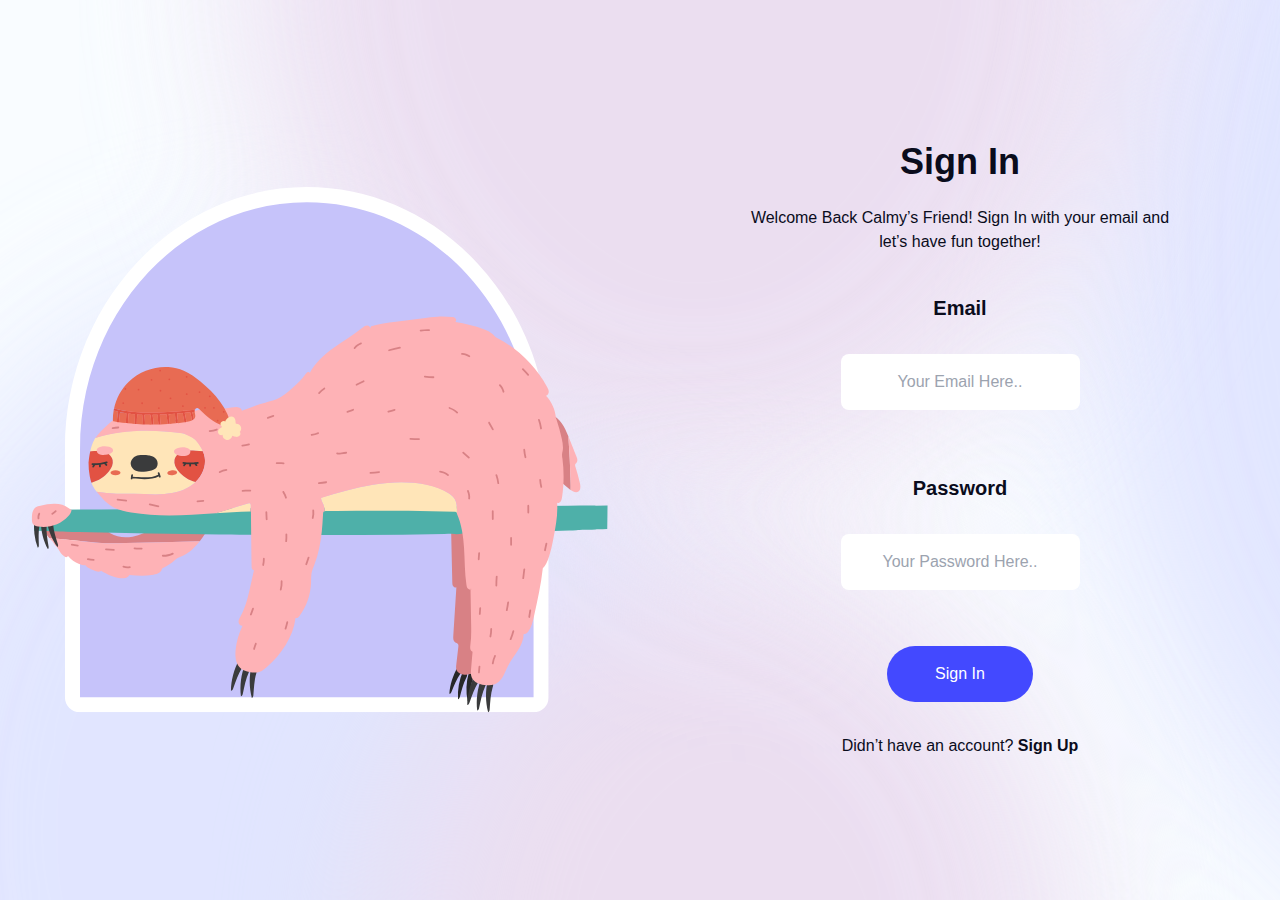
<file: public/signin.html>
<!DOCTYPE html>
<html lang="en">
  <head>
    <meta charset="UTF-8" />
    <meta name="viewport" content="width=device-width, initial-scale=1.0" />
    <title>Calmy | Sign In</title>
    <link rel="stylesheet" href="css/build.css" />
    <link rel="icon" type="image/x-icon" href="../src/icons/favicon.svg" />
    <style>
      body {
        background-image: url("../src/images/background.svg");
        background-size: cover;
        background-attachment: fixed;
      }
    </style>
  </head>
  <body>
    <div class="flex flex-row w-screen h-screen items-center">
      <div class="w-1/2 p-6">
        <img src="../src/images/ill-signin.svg" alt="Sign In" />
      </div>
      <div class="w-1/2 flex flex-col items-center justify-center">
        <h1 class="text-4xl font-extrabold">Sign In</h1>
        <p class="text-center px-24 pt-6">
          Welcome Back Calmy’s Friend! Sign In with your email and let’s have
          fun together!
        </p>
        <form action="">
          <div class="flex flex-col items-center pt-10">
            <label for="email" class="text-xl font-semibold pb-2">Email</label
            ><br />
            <input
              type="email"
              id="email"
              name="email"
              placeholder="Your Email Here.."
              value=""
              class="bg-white px-4 py-4 rounded-lg text-center text-base"
            /><br />
          </div>
          <div class="flex flex-col items-center pt-10">
            <label for="email" class="text-xl font-semibold pb-2"
              >Password</label
            ><br />
            <input
              type="password"
              id="password"
              name="password"
              placeholder="Your Password Here.."
              value=""
              class="bg-white px-4 py-4 rounded-lg text-center text-base"
            /><br />
          </div>
          <div class="flex flex-row items-center justify-center my-8">
            <a
              href="index.html"
              class="px-12 py-4 bg-primary rounded-full text-white hover:bg-primaryDark"
            >
              Sign In
            </a>
          </div>
        </form>
        <p class="text-base">
          Didn’t have an account?
          <span><a href="signup.html" class="font-bold">Sign Up</a></span>
        </p>
      </div>
    </div>
  </body>
</html>
</file>
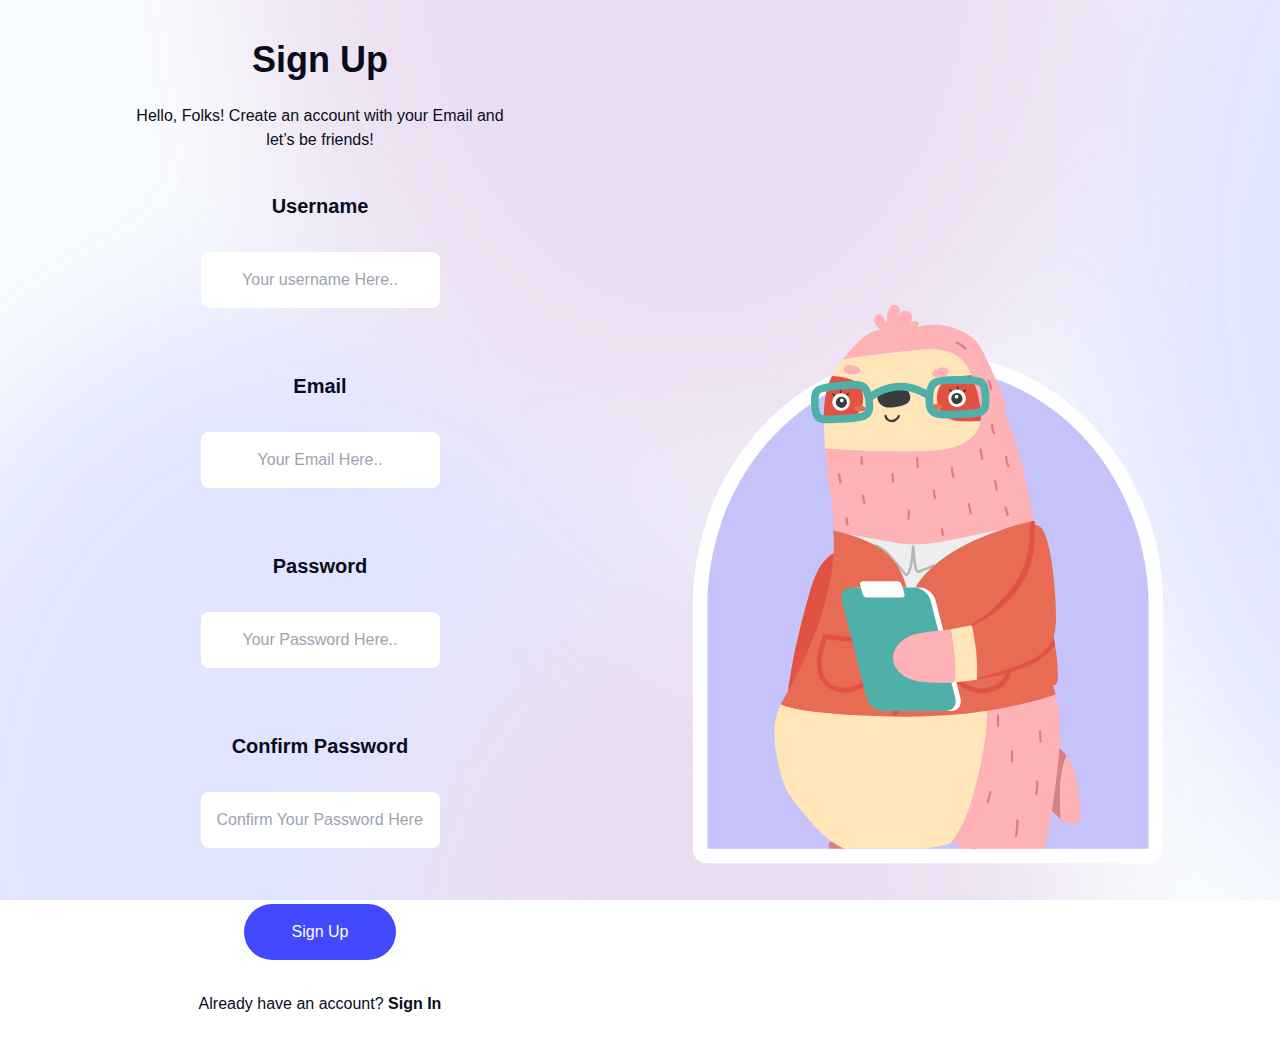
<file: public/signup.html>
<!DOCTYPE html>
<html lang="en">
  <head>
    <meta charset="UTF-8" />
    <meta name="viewport" content="width=device-width, initial-scale=1.0" />
    <title>Calmy | Sign Up</title>
    <link rel="stylesheet" href="css/build.css" />
    <link rel="icon" type="image/x-icon" href="../src/icons/favicon.svg" />
    <style>
      body {
        background-image: url("../src/images/background.svg");
        background-size: cover;
        background-attachment: fixed;
      }
    </style>
  </head>
  <body>
    <div class="flex flex-row w-screen items-center py-10">
      <div class="w-1/2 flex flex-col items-center justify-center">
        <h1 class="text-4xl font-extrabold">Sign Up</h1>
        <p class="text-center px-32 pt-6">
          Hello, Folks! Create an account with your Email and let’s be friends!
        </p>
        <form action="">
          <div class="flex flex-col items-center pt-10">
            <label for="username" class="text-xl font-semibold pb-2"
              >Username</label
            ><br />
            <input
              type="username"
              id="username"
              name="username"
              placeholder="Your username Here.."
              value=""
              class="bg-white px-4 py-4 rounded-lg text-center text-base"
            /><br />
          </div>
          <div class="flex flex-col items-center pt-10">
            <label for="email" class="text-xl font-semibold pb-2">Email</label
            ><br />
            <input
              type="email"
              id="email"
              name="email"
              placeholder="Your Email Here.."
              value=""
              class="bg-white px-4 py-4 rounded-lg text-center text-base"
            /><br />
          </div>
          <div class="flex flex-col items-center pt-10">
            <label for="password" class="text-xl font-semibold pb-2"
              >Password</label
            ><br />
            <input
              type="password"
              id="password"
              name="password"
              placeholder="Your Password Here.."
              value=""
              class="bg-white px-4 py-4 rounded-lg text-center text-base"
            /><br />
          </div>
          <div class="flex flex-col items-center pt-10">
            <label for="cPassword" class="text-xl font-semibold pb-2"
              >Confirm Password</label
            ><br />
            <input
              type="password"
              id="cPassword"
              name="cPassword"
              placeholder="Confirm Your Password Here.."
              value=""
              class="bg-white px-4 py-4 rounded-lg text-center text-base"
            /><br />
          </div>
          <div class="flex flex-row items-center justify-center my-8">
            <a
              href="index.html"
              class="px-12 py-4 bg-primary rounded-full text-white hover:bg-primaryDark"
            >
              Sign Up
            </a>
          </div>
        </form>
        <p class="text-base">
          Already have an account?
          <span><a href="signin.html" class="font-bold">Sign In</a></span>
        </p>
      </div>
      <div class="w-1/2 bottom-0 right-0 fixed">
        <img src="../src/images/ill-signup.svg" alt="Sign Up" width="90%" />
      </div>
    </div>
  </body>
</html>
</file>
<file: public/css/build.css>
/*
! tailwindcss v3.3.5 | MIT License | https://tailwindcss.com
*/
*,
:after,
:before {
  box-sizing: border-box;
  border: 0 solid #e5e7eb;
}
:after,
:before {
  --tw-content: "";
}
html {
  line-height: 1.5;
  -webkit-text-size-adjust: 100%;
  -moz-tab-size: 4;
  -o-tab-size: 4;
  tab-size: 4;
  font-family: Poppins, Arial, sans-serif;
  font-feature-settings: normal;
  font-variation-settings: normal;
}
body {
  margin: 0;
  line-height: inherit;
}
hr {
  height: 0;
  color: inherit;
  border-top-width: 1px;
}
abbr:where([title]) {
  -webkit-text-decoration: underline dotted;
  text-decoration: underline dotted;
}
h1,
h2,
h3,
h4,
h5,
h6 {
  font-size: inherit;
  font-weight: inherit;
}
a {
  color: inherit;
  text-decoration: inherit;
}
b,
strong {
  font-weight: bolder;
}
code,
kbd,
pre,
samp {
  font-family: ui-monospace, SFMono-Regular, Menlo, Monaco, Consolas,
    Liberation Mono, Courier New, monospace;
  font-size: 1em;
}
small {
  font-size: 80%;
}
sub,
sup {
  font-size: 75%;
  line-height: 0;
  position: relative;
  vertical-align: initial;
}
sub {
  bottom: -0.25em;
}
sup {
  top: -0.5em;
}
table {
  text-indent: 0;
  border-color: inherit;
  border-collapse: collapse;
}
button,
input,
optgroup,
select,
textarea {
  font-family: inherit;
  font-feature-settings: inherit;
  font-variation-settings: inherit;
  font-size: 100%;
  font-weight: inherit;
  line-height: inherit;
  color: inherit;
  margin: 0;
  padding: 0;
}
button,
select {
  text-transform: none;
}
[type="button"],
[type="reset"],
[type="submit"],
button {
  -webkit-appearance: button;
  background-color: initial;
  background-image: none;
}
:-moz-focusring {
  outline: auto;
}
:-moz-ui-invalid {
  box-shadow: none;
}
progress {
  vertical-align: initial;
}
::-webkit-inner-spin-button,
::-webkit-outer-spin-button {
  height: auto;
}
[type="search"] {
  -webkit-appearance: textfield;
  outline-offset: -2px;
}
::-webkit-search-decoration {
  -webkit-appearance: none;
}
::-webkit-file-upload-button {
  -webkit-appearance: button;
  font: inherit;
}
summary {
  display: list-item;
}
blockquote,
dd,
dl,
figure,
h1,
h2,
h3,
h4,
h5,
h6,
hr,
p,
pre {
  margin: 0;
}
fieldset {
  margin: 0;
}
fieldset,
legend {
  padding: 0;
}
menu,
ol,
ul {
  list-style: none;
  margin: 0;
  padding: 0;
}
dialog {
  padding: 0;
}
textarea {
  resize: vertical;
}
input::-moz-placeholder,
textarea::-moz-placeholder {
  opacity: 1;
  color: #9ca3af;
}
input::placeholder,
textarea::placeholder {
  opacity: 1;
  color: #9ca3af;
}
[role="button"],
button {
  cursor: pointer;
}
:disabled {
  cursor: default;
}
audio,
canvas,
embed,
iframe,
img,
object,
svg,
video {
  display: block;
  vertical-align: middle;
}
img,
video {
  max-width: 100%;
  height: auto;
}
[hidden] {
  display: none;
}
html {
  --tw-text-opacity: 1;
  color: rgb(10 12 28 / var(--tw-text-opacity));
}
*,
::backdrop,
:after,
:before {
  --tw-border-spacing-x: 0;
  --tw-border-spacing-y: 0;
  --tw-translate-x: 0;
  --tw-translate-y: 0;
  --tw-rotate: 0;
  --tw-skew-x: 0;
  --tw-skew-y: 0;
  --tw-scale-x: 1;
  --tw-scale-y: 1;
  --tw-pan-x: ;
  --tw-pan-y: ;
  --tw-pinch-zoom: ;
  --tw-scroll-snap-strictness: proximity;
  --tw-gradient-from-position: ;
  --tw-gradient-via-position: ;
  --tw-gradient-to-position: ;
  --tw-ordinal: ;
  --tw-slashed-zero: ;
  --tw-numeric-figure: ;
  --tw-numeric-spacing: ;
  --tw-numeric-fraction: ;
  --tw-ring-inset: ;
  --tw-ring-offset-width: 0px;
  --tw-ring-offset-color: #fff;
  --tw-ring-color: #3b82f680;
  --tw-ring-offset-shadow: 0 0 #0000;
  --tw-ring-shadow: 0 0 #0000;
  --tw-shadow: 0 0 #0000;
  --tw-shadow-colored: 0 0 #0000;
  --tw-blur: ;
  --tw-brightness: ;
  --tw-contrast: ;
  --tw-grayscale: ;
  --tw-hue-rotate: ;
  --tw-invert: ;
  --tw-saturate: ;
  --tw-sepia: ;
  --tw-drop-shadow: ;
  --tw-backdrop-blur: ;
  --tw-backdrop-brightness: ;
  --tw-backdrop-contrast: ;
  --tw-backdrop-grayscale: ;
  --tw-backdrop-hue-rotate: ;
  --tw-backdrop-invert: ;
  --tw-backdrop-opacity: ;
  --tw-backdrop-saturate: ;
  --tw-backdrop-sepia: ;
}
.fixed {
  position: fixed;
}
.bottom-0 {
  bottom: 0;
}
.right-0 {
  right: 0;
}
.m-6 {
  margin: 1.5rem;
}
.my-8 {
  margin-top: 2rem;
  margin-bottom: 2rem;
}
.mt-10 {
  margin-top: 2.5rem;
}
.mt-12 {
  margin-top: 3rem;
}
.mt-24 {
  margin-top: 6rem;
}
.mt-6 {
  margin-top: 1.5rem;
}
.block {
  display: block;
}
.inline {
  display: inline;
}
.flex {
  display: flex;
}
.grid {
  display: grid;
}
.h-40 {
  height: 10rem;
}
.h-48 {
  height: 12rem;
}
.h-96 {
  height: 24rem;
}
.h-\[2px\] {
  height: 2px;
}
.h-\[480px\] {
  height: 480px;
}
.h-fit {
  height: -moz-fit-content;
  height: fit-content;
}
.h-screen {
  height: 100vh;
}
.w-1\/2 {
  width: 50%;
}
.w-1\/3 {
  width: 33.333333%;
}
.w-10\/12 {
  width: 83.333333%;
}
.w-2\/5 {
  width: 40%;
}
.w-3\/5 {
  width: 60%;
}
.w-\[48\%\] {
  width: 48%;
}
.w-fit {
  width: -moz-fit-content;
  width: fit-content;
}
.w-full {
  width: 100%;
}
.w-screen {
  width: 100vw;
}
.transform {
  transform: translate(var(--tw-translate-x), var(--tw-translate-y))
    rotate(var(--tw-rotate)) skewX(var(--tw-skew-x)) skewY(var(--tw-skew-y))
    scaleX(var(--tw-scale-x)) scaleY(var(--tw-scale-y));
}
.list-decimal {
  list-style-type: decimal;
}
.list-disc {
  list-style-type: disc;
}
.grid-cols-3 {
  grid-template-columns: repeat(3, minmax(0, 1fr));
}
.flex-row {
  flex-direction: row;
}
.flex-col {
  flex-direction: column;
}
.items-end {
  align-items: flex-end;
}
.items-center {
  align-items: center;
}
.justify-end {
  justify-content: flex-end;
}
.justify-center {
  justify-content: center;
}
.justify-between {
  justify-content: space-between;
}
.justify-around {
  justify-content: space-around;
}
.gap-12 {
  gap: 3rem;
}
.gap-x-2 {
  -moz-column-gap: 0.5rem;
  column-gap: 0.5rem;
}
.gap-x-4 {
  -moz-column-gap: 1rem;
  column-gap: 1rem;
}
.gap-x-6 {
  -moz-column-gap: 1.5rem;
  column-gap: 1.5rem;
}
.gap-x-8 {
  -moz-column-gap: 2rem;
  column-gap: 2rem;
}
.gap-y-4 {
  row-gap: 1rem;
}
.scroll-smooth {
  scroll-behavior: smooth;
}
.rounded-full {
  border-radius: 9999px;
}
.rounded-lg {
  border-radius: 0.5rem;
}
.rounded-xl {
  border-radius: 0.75rem;
}
.rounded-b-xl {
  border-bottom-right-radius: 0.75rem;
  border-bottom-left-radius: 0.75rem;
}
.border-2 {
  border-width: 2px;
}
.border-primary {
  --tw-border-opacity: 1;
  border-color: rgb(67 73 255 / var(--tw-border-opacity));
}
.border-transparent {
  border-color: #0000;
}
.border-white {
  --tw-border-opacity: 1;
  border-color: rgb(255 255 255 / var(--tw-border-opacity));
}
.bg-\[\#A0A6B81A\] {
  background-color: #a0a6b81a;
}
.bg-bgDark {
  background-color: #0000000d;
}
.bg-black {
  --tw-bg-opacity: 1;
  background-color: rgb(10 12 28 / var(--tw-bg-opacity));
}
.bg-primary {
  --tw-bg-opacity: 1;
  background-color: rgb(67 73 255 / var(--tw-bg-opacity));
}
.bg-transparent {
  background-color: initial;
}
.bg-white {
  --tw-bg-opacity: 1;
  background-color: rgb(255 255 255 / var(--tw-bg-opacity));
}
.bg-opacity-5 {
  --tw-bg-opacity: 0.05;
}
.bg-gradient-to-t {
  background-image: linear-gradient(to top, var(--tw-gradient-stops));
}
.bg-gradient-to-tr {
  background-image: linear-gradient(to top right, var(--tw-gradient-stops));
}
.bg-main-bg {
  background-image: url(/src/images/background.svg);
}
.from-transparent {
  --tw-gradient-from: #0000 var(--tw-gradient-from-position);
  --tw-gradient-to: #0000 var(--tw-gradient-to-position);
  --tw-gradient-stops: var(--tw-gradient-from), var(--tw-gradient-to);
}
.from-white {
  --tw-gradient-from: #fff var(--tw-gradient-from-position);
  --tw-gradient-to: #fff0 var(--tw-gradient-to-position);
  --tw-gradient-stops: var(--tw-gradient-from), var(--tw-gradient-to);
}
.to-transparent {
  --tw-gradient-to: #0000 var(--tw-gradient-to-position);
}
.to-white {
  --tw-gradient-to: #fff var(--tw-gradient-to-position);
}
.bg-fixed {
  background-attachment: fixed;
}
.object-cover {
  -o-object-fit: cover;
  object-fit: cover;
}
.p-2 {
  padding: 0.5rem;
}
.p-4 {
  padding: 1rem;
}
.p-6 {
  padding: 1.5rem;
}
.px-12 {
  padding-left: 3rem;
  padding-right: 3rem;
}
.px-2 {
  padding-left: 0.5rem;
  padding-right: 0.5rem;
}
.px-24 {
  padding-left: 6rem;
  padding-right: 6rem;
}
.px-32 {
  padding-left: 8rem;
  padding-right: 8rem;
}
.px-4 {
  padding-left: 1rem;
  padding-right: 1rem;
}
.px-40 {
  padding-left: 10rem;
  padding-right: 10rem;
}
.px-6 {
  padding-left: 1.5rem;
  padding-right: 1.5rem;
}
.py-1 {
  padding-top: 0.25rem;
  padding-bottom: 0.25rem;
}
.py-10 {
  padding-top: 2.5rem;
  padding-bottom: 2.5rem;
}
.py-2 {
  padding-top: 0.5rem;
  padding-bottom: 0.5rem;
}
.py-3 {
  padding-top: 0.75rem;
  padding-bottom: 0.75rem;
}
.py-4 {
  padding-top: 1rem;
  padding-bottom: 1rem;
}
.py-6 {
  padding-top: 1.5rem;
  padding-bottom: 1.5rem;
}
.py-8 {
  padding-top: 2rem;
  padding-bottom: 2rem;
}
.pb-10 {
  padding-bottom: 2.5rem;
}
.pb-2 {
  padding-bottom: 0.5rem;
}
.pb-32 {
  padding-bottom: 8rem;
}
.pb-4 {
  padding-bottom: 1rem;
}
.pb-6 {
  padding-bottom: 1.5rem;
}
.pl-6 {
  padding-left: 1.5rem;
}
.pr-2 {
  padding-right: 0.5rem;
}
.pt-10 {
  padding-top: 2.5rem;
}
.pt-12 {
  padding-top: 3rem;
}
.pt-16 {
  padding-top: 4rem;
}
.pt-2 {
  padding-top: 0.5rem;
}
.pt-20 {
  padding-top: 5rem;
}
.pt-24 {
  padding-top: 6rem;
}
.pt-3 {
  padding-top: 0.75rem;
}
.pt-32 {
  padding-top: 8rem;
}
.pt-4 {
  padding-top: 1rem;
}
.pt-6 {
  padding-top: 1.5rem;
}
.pt-8 {
  padding-top: 2rem;
}
.text-center {
  text-align: center;
}
.text-right {
  text-align: right;
}
.text-justify {
  text-align: justify;
}
.font-poppins {
  font-family: Poppins;
}
.text-2xl {
  font-size: 1.5rem;
  line-height: 2rem;
}
.text-3xl {
  font-size: 1.875rem;
  line-height: 2.25rem;
}
.text-4xl {
  font-size: 2.25rem;
  line-height: 2.5rem;
}
.text-\[42px\] {
  font-size: 42px;
}
.text-base {
  font-size: 1rem;
  line-height: 1.5rem;
}
.text-lg {
  font-size: 1.125rem;
  line-height: 1.75rem;
}
.text-sm {
  font-size: 0.875rem;
  line-height: 1.25rem;
}
.text-xl {
  font-size: 1.25rem;
  line-height: 1.75rem;
}
.text-xs {
  font-size: 0.75rem;
  line-height: 1rem;
}
.font-bold {
  font-weight: 700;
}
.font-extrabold {
  font-weight: 800;
}
.font-medium {
  font-weight: 500;
}
.font-semibold {
  font-weight: 600;
}
.text-black {
  --tw-text-opacity: 1;
  color: rgb(10 12 28 / var(--tw-text-opacity));
}
.text-primary {
  --tw-text-opacity: 1;
  color: rgb(67 73 255 / var(--tw-text-opacity));
}
.text-white {
  --tw-text-opacity: 1;
  color: rgb(255 255 255 / var(--tw-text-opacity));
}
.underline {
  text-decoration-line: underline;
}
.drop-shadow-lg {
  --tw-drop-shadow: drop-shadow(0 10px 8px #4349ff40);
  filter: var(--tw-blur) var(--tw-brightness) var(--tw-contrast)
    var(--tw-grayscale) var(--tw-hue-rotate) var(--tw-invert) var(--tw-saturate)
    var(--tw-sepia) var(--tw-drop-shadow);
}
.backdrop-blur-xl {
  --tw-backdrop-blur: blur(24px);
  -webkit-backdrop-filter: var(--tw-backdrop-blur) var(--tw-backdrop-brightness)
    var(--tw-backdrop-contrast) var(--tw-backdrop-grayscale)
    var(--tw-backdrop-hue-rotate) var(--tw-backdrop-invert)
    var(--tw-backdrop-opacity) var(--tw-backdrop-saturate)
    var(--tw-backdrop-sepia);
  backdrop-filter: var(--tw-backdrop-blur) var(--tw-backdrop-brightness)
    var(--tw-backdrop-contrast) var(--tw-backdrop-grayscale)
    var(--tw-backdrop-hue-rotate) var(--tw-backdrop-invert)
    var(--tw-backdrop-opacity) var(--tw-backdrop-saturate)
    var(--tw-backdrop-sepia);
}
.hover\:bg-grey:hover {
  --tw-bg-opacity: 1;
  background-color: rgb(124 127 154 / var(--tw-bg-opacity));
}
.hover\:bg-primary:hover {
  --tw-bg-opacity: 1;
  background-color: rgb(67 73 255 / var(--tw-bg-opacity));
}
.hover\:bg-primaryDark:hover {
  --tw-bg-opacity: 1;
  background-color: rgb(42 47 186 / var(--tw-bg-opacity));
}
.hover\:bg-transparent:hover {
  background-color: initial;
}
.hover\:text-black:hover {
  --tw-text-opacity: 1;
  color: rgb(10 12 28 / var(--tw-text-opacity));
}
.hover\:text-primary:hover {
  --tw-text-opacity: 1;
  color: rgb(67 73 255 / var(--tw-text-opacity));
}
.hover\:text-white:hover {
  --tw-text-opacity: 1;
  color: rgb(255 255 255 / var(--tw-text-opacity));
}
.hover\:brightness-75:hover {
  --tw-brightness: brightness(0.75);
  filter: var(--tw-blur) var(--tw-brightness) var(--tw-contrast)
    var(--tw-grayscale) var(--tw-hue-rotate) var(--tw-invert) var(--tw-saturate)
    var(--tw-sepia) var(--tw-drop-shadow);
}
.focus\:outline-none:focus {
  outline: 2px solid #0000;
  outline-offset: 2px;
}
</file>
